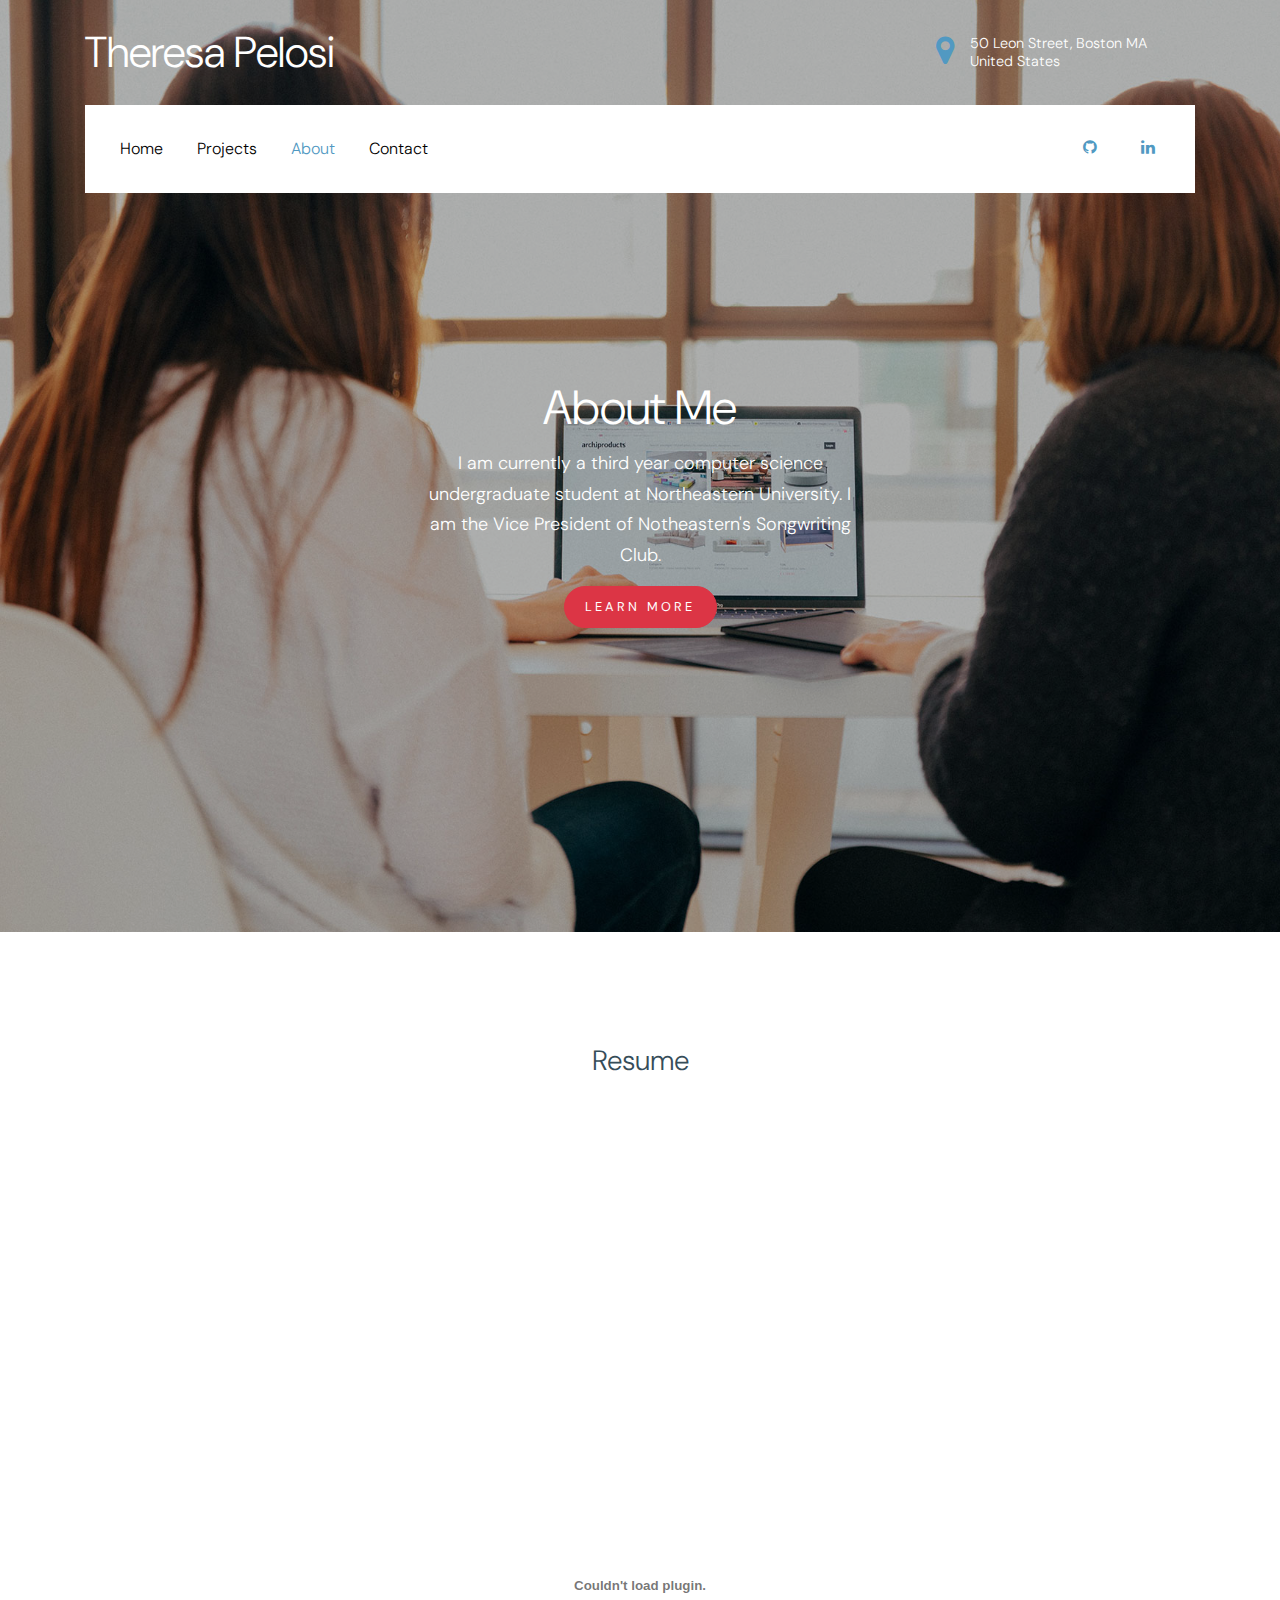
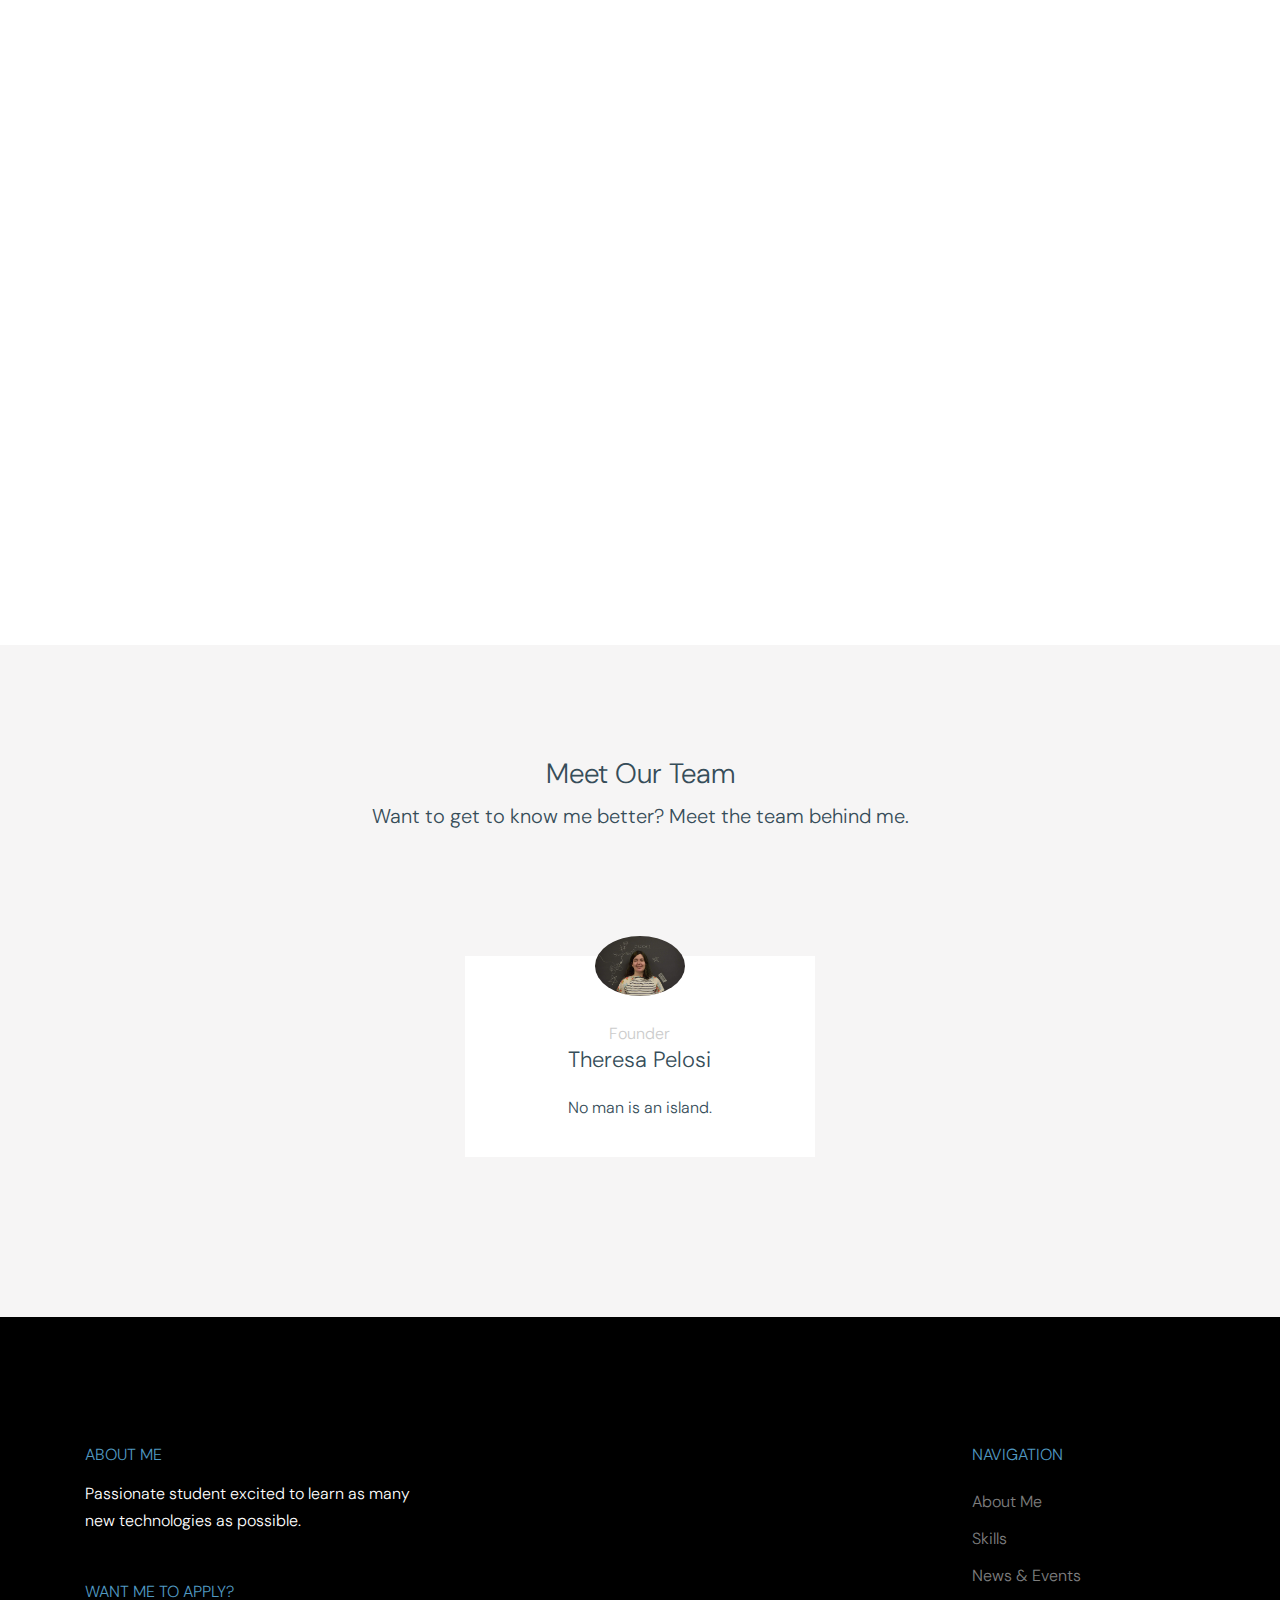
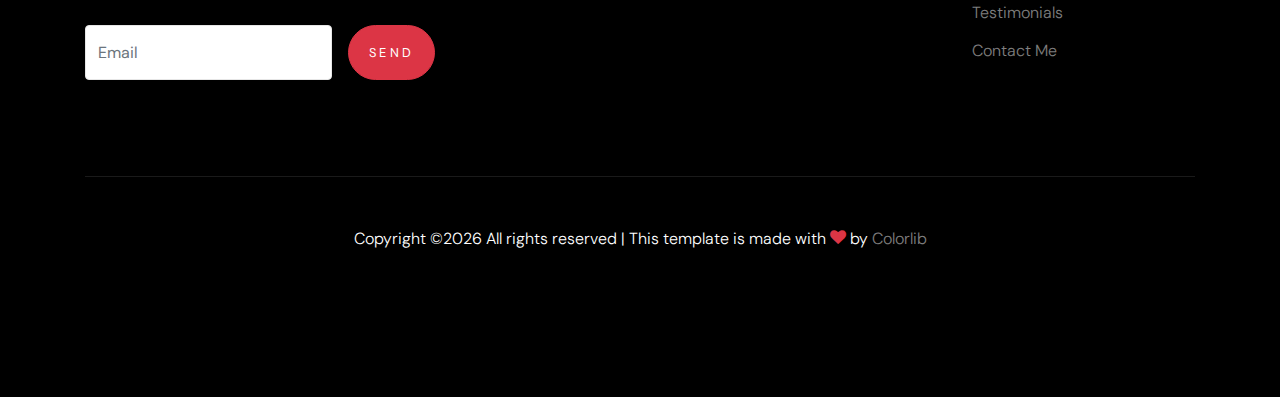
<file: about.html>
<!doctype html>
<html lang="en">

  <head>
    <link rel="icon" href="images/favicon.png">
    <style>
      .makeBlue{
        color: #5199c2 !important;
      }
      .makeBlue:hover{
        color: #45799d !important;
      }
      .rotate180 {
        -webkit-transform:rotate(180deg);
        -moz-transform: rotate(180deg);
        -ms-transform: rotate(180deg);
        -o-transform: rotate(180deg);
        transform: rotate(180deg);
      }
    </style>
    <title>Theresa &mdash; Software Engineer</title>
    <meta charset="utf-8">
    <meta name="viewport" content="width=device-width, initial-scale=1, shrink-to-fit=no">

    <link href="https://fonts.googleapis.com/css?family=DM+Sans:300,400,700&display=swap" rel="stylesheet">

    <link rel="stylesheet" href="fonts/icomoon/style.css">

    <link rel="stylesheet" href="css/bootstrap.min.css">
    <link rel="stylesheet" href="css/bootstrap-datepicker.css">
    <link rel="stylesheet" href="css/jquery.fancybox.min.css">
    <link rel="stylesheet" href="css/owl.carousel.min.css">
    <link rel="stylesheet" href="css/owl.theme.default.min.css">
    <link rel="stylesheet" href="fonts/flaticon/font/flaticon.css">
    <link rel="stylesheet" href="css/aos.css">

    <!-- MAIN CSS -->
    <link rel="stylesheet" href="css/style.css">

  </head>

  <body data-spy="scroll" data-target=".site-navbar-target" data-offset="300">

    
    <div class="site-wrap" id="home-section">

      <div class="site-mobile-menu site-navbar-target">
        <div class="site-mobile-menu-header">
          <div class="site-mobile-menu-close mt-3">
            <span class="icon-close2 js-menu-toggle"></span>
          </div>
        </div>
        <div class="site-mobile-menu-body"></div>
      </div>



      <header class="site-navbar site-navbar-target" role="banner">

        <div class="container mb-3">
          <div class="d-flex align-items-center">
            <div class="site-logo mr-auto">
              <a href="index.html">Theresa Pelosi<span class="text-primary"></span></a>
            </div>
            <div class="site-quick-contact d-none d-lg-flex ml-auto ">
              <div class="d-flex site-info align-items-center mr-5">
                <span class="block-icon mr-3"><span class="icon-map-marker"></span></span>
                <span>50 Leon Street, Boston MA<br> United States</span>
              </div>
            </div>
          </div>
        </div>


        <div class="container">
          <div class="menu-wrap d-flex align-items-center">
            <span class="d-inline-block d-lg-none"><a href="#" class="text-black site-menu-toggle js-menu-toggle py-5"><span class="icon-menu h3 text-black"></span></a></span>

              

              <nav class="site-navigation text-left mr-auto d-none d-lg-block" role="navigation">
                <ul class="site-menu main-menu js-clone-nav mr-auto ">
                  <li><a href="index.html" class="nav-link">Home</a></li>
                  <li><a href="projects.html" class="nav-link">Projects</a></li>
                  <li class="active"><a href="about.html" class="nav-link">About</a></li>
                  <li><a href="contact.html" class="nav-link">Contact</a></li>
                </ul>
              </nav>

              <div class="top-social ml-auto">
                <a href="https://github.com/TheresaPelosi"><span class="icon-github makeBlue"></span></a>
                <a href="https://www.linkedin.com/in/theresa-pelosi/"><span class="icon-linkedin makeBlue"></span></a>
              </div>
          </div>
        </div>

       

      </header>


    

    <div class="ftco-blocks-cover-1">
      <div class="site-section-cover overlay" data-stellar-background-ratio="0.5" style="background-image: url('images/hero_1.jpg')">
        <div class="container">
          <div class="row align-items-center justify-content-center text-center">
            <div class="col-md-5 mt-5 pt-5">
              <h1 class="mb-3">About Me</h1>
              <p>I am currently a third year computer science undergraduate student at Northeastern University. I am the Vice President of Notheastern's Songwriting Club.</p>
              <p><a href="#resume" class="btn btn-primary">Learn More</a></p>
            </div>
          </div>
        </div>
      </div>
    </div>


   



    <div class="site-section bg-gray-6">
      <div class="container">
        <div class="row justify-content-center text-center mb-5 section-2-title">
          <div id="resume" class="col-md-6">
            <h3 class="scissors text-center">Resume</h3>
          </div>
          <embed src="images/Theresa Pelosi.pdf" alt="" height="1000 !important" width="1000">
        </div>
      </div>
    </div>

    <div class="site-section bg-light">
      <div class="container">
        <div class="row justify-content-center text-center mb-5 section-2-title">
          <div class="col-md-6">
            <a id="Meet Team"></a>
            <h3 class="scissors text-center">Meet Our Team</h3>
            <p class="mb-5 lead">Want to get to know me better? Meet the team behind me.</p>
          </div>
        </div>
        <div class="row align-items-stretch">
          <div class="col-lg-4 col-md-6 mb-5"></div>
          <div class="col-lg-4 col-md-6 mb-5">
            <div class="post-entry-1 h-100 person-1">
                <img src="images/songwriting.JPG" alt="Image"
                 class="img-fluid">
              <div class="post-entry-1-contents">
                <span class="meta">Founder</span>
                <h2>Theresa Pelosi</h2>
                <p>No man is an island.</p>
              </div>
            </div>
          </div>
        </div>
      </div>
    </div>



    <footer class="site-footer">
      <div class="container">
        <div class="row">
          <div class="col-lg-4">
            <h2 class="footer-heading mb-3">About Me</h2>
                <p class="mb-5">Passionate student excited to learn as many new technologies as possible.</p>

                <h2 class="footer-heading mb-4">Want me to apply?</h2>
                <form action="https://formspree.io/xbjrregr" class="d-flex" class="subscribe">
                  <input type="text" name="_replyto" class="form-control mr-3" placeholder="Email">
                  <input type="submit" value="Send" class="btn btn-primary">
                </form>
          </div>
              <div class="col-lg-8 ml-auto">
            <div class="row">
              <div class="col-lg-4 ml-auto">
                <h2 class="footer-heading mb-4">Navigation</h2>
                <ul class="list-unstyled">
                  <li><a href="about.html">About Me</a></li>
                  <li><a href="index.html">Skills</a></li>
                  <li><a href="index.html">News & Events</a></li>
                  <li><a href="index.html">Testimonials</a></li>
                  <li><a href="contact.html">Contact Me</a></li>
                </ul>
              </div>



            </div>
          </div>
        </div>
        <div class="row pt-5 mt-5 text-center">
          <div class="col-md-12">
            <div class="border-top pt-5">
              <p>
            <!-- Link back to Colorlib can't be removed. Template is licensed under CC BY 3.0. -->
            Copyright &copy;<script>document.write(new Date().getFullYear());</script> All rights reserved | This template is made with <i class="icon-heart text-danger" aria-hidden="true"></i> by <a href="https://colorlib.com" target="_blank" >Colorlib</a>
            <!-- Link back to Colorlib can't be removed. Template is licensed under CC BY 3.0. -->
            </p>
            </div>
          </div>
        </div>
      </div>
    </footer>

    </div>

    <script src="js/jquery-3.3.1.min.js"></script>
    <script src="js/jquery-migrate-3.0.0.js"></script>
    <script src="js/popper.min.js"></script>
    <script src="js/bootstrap.min.js"></script>
    <script src="js/owl.carousel.min.js"></script>
    <script src="js/jquery.sticky.js"></script>
    <script src="js/jquery.waypoints.min.js"></script>
    <script src="js/jquery.animateNumber.min.js"></script>
    <script src="js/jquery.fancybox.min.js"></script>
    <script src="js/jquery.stellar.min.js"></script>
    <script src="js/jquery.easing.1.3.js"></script>
    <script src="js/bootstrap-datepicker.min.js"></script>
    <script src="js/aos.js"></script>

    <script src="js/main.js"></script>

  </body>

</html>
</file>
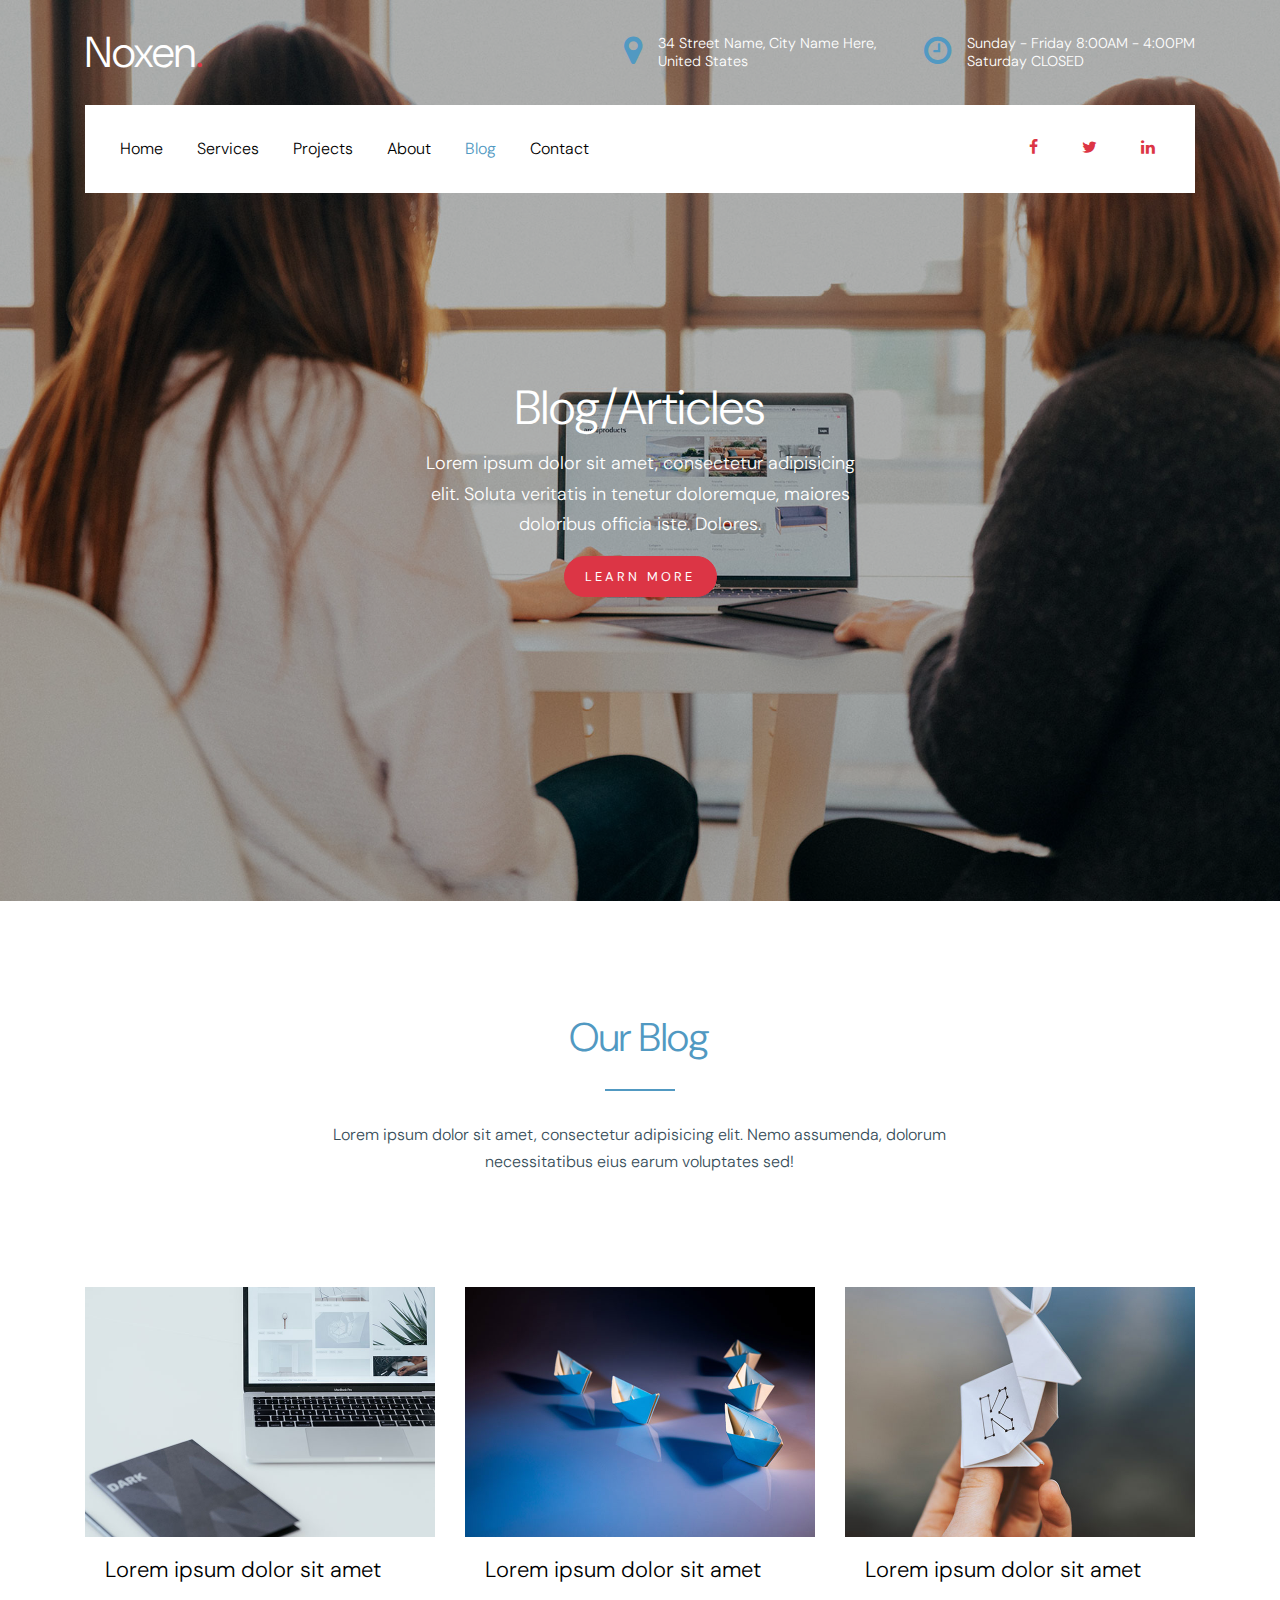
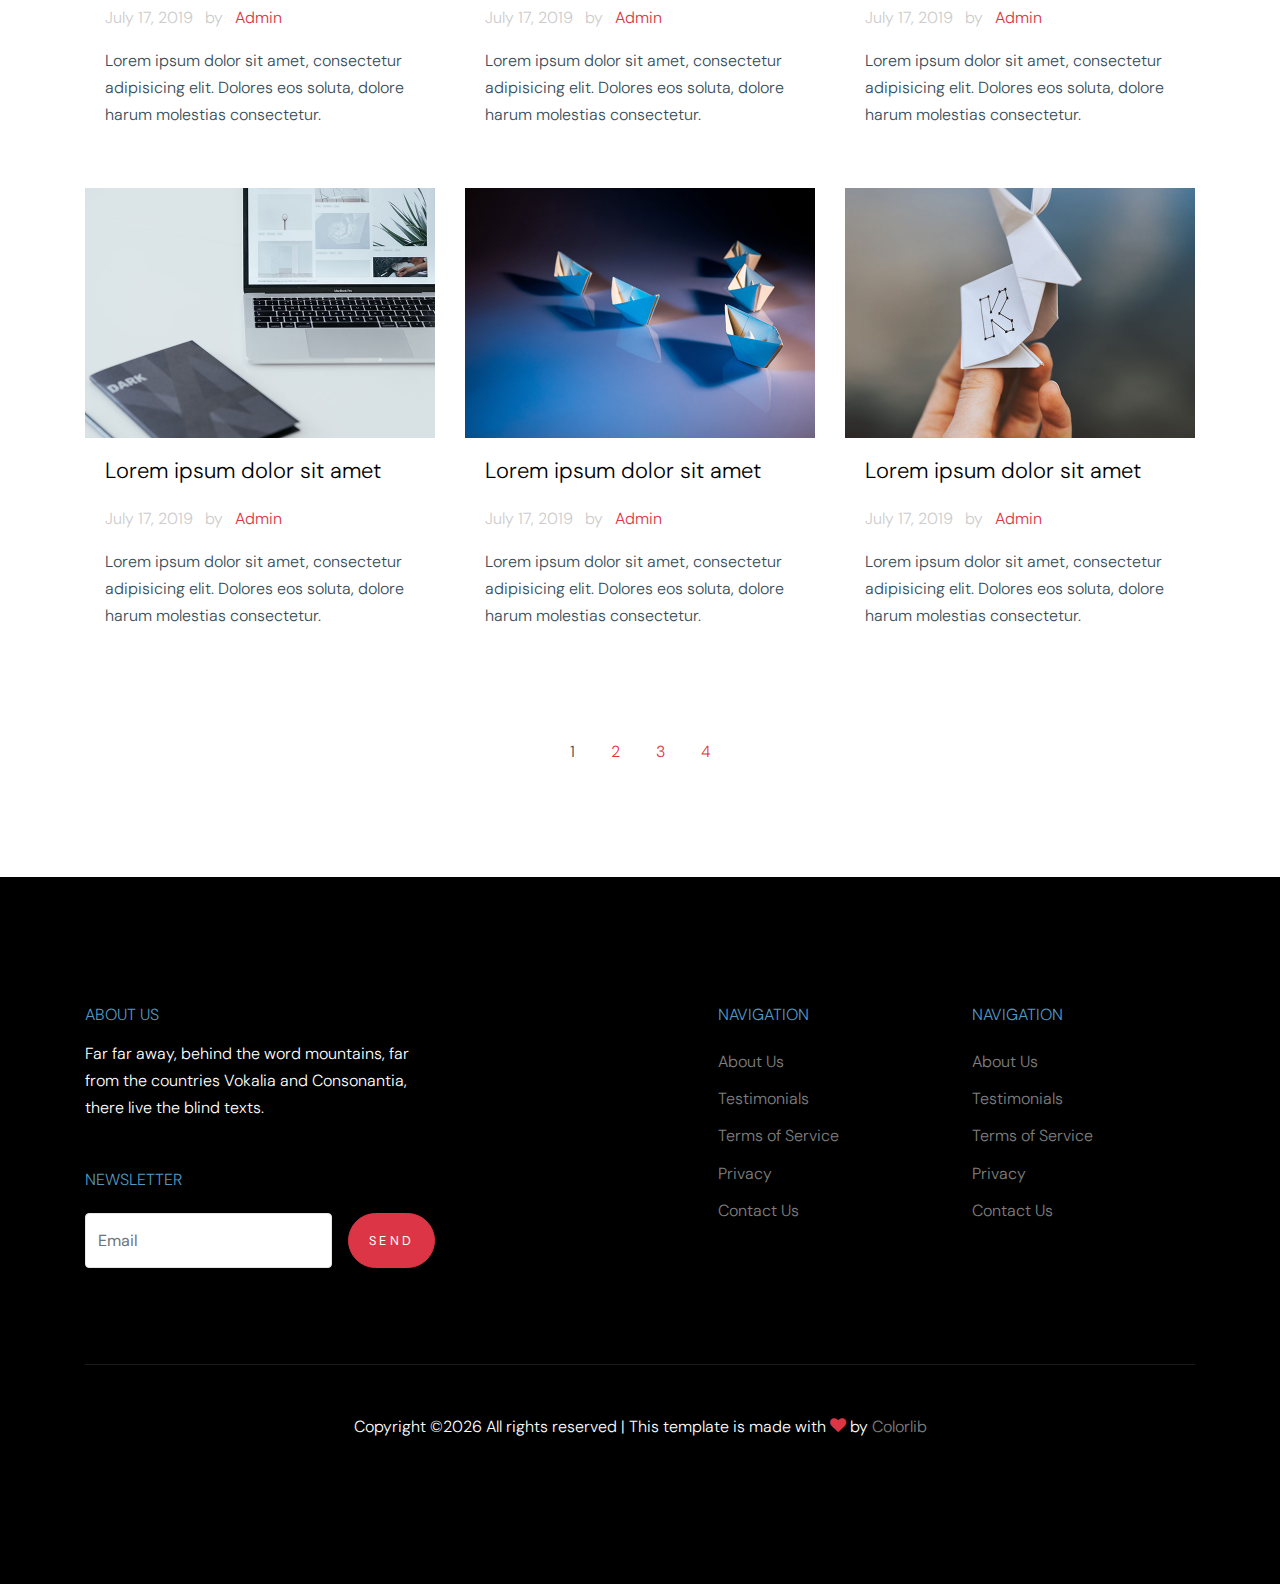
<file: blog.html>
<!doctype html>
<html lang="en">

  <head>
    <title>Noxen &mdash; Website Template by Colorlib</title>
    <meta charset="utf-8">
    <meta name="viewport" content="width=device-width, initial-scale=1, shrink-to-fit=no">

    <link href="https://fonts.googleapis.com/css?family=DM+Sans:300,400,700&display=swap" rel="stylesheet">

    <link rel="stylesheet" href="fonts/icomoon/style.css">

    <link rel="stylesheet" href="css/bootstrap.min.css">
    <link rel="stylesheet" href="css/bootstrap-datepicker.css">
    <link rel="stylesheet" href="css/jquery.fancybox.min.css">
    <link rel="stylesheet" href="css/owl.carousel.min.css">
    <link rel="stylesheet" href="css/owl.theme.default.min.css">
    <link rel="stylesheet" href="fonts/flaticon/font/flaticon.css">
    <link rel="stylesheet" href="css/aos.css">

    <!-- MAIN CSS -->
    <link rel="stylesheet" href="css/style.css">

  </head>

  <body data-spy="scroll" data-target=".site-navbar-target" data-offset="300">

    
    <div class="site-wrap" id="home-section">

      <div class="site-mobile-menu site-navbar-target">
        <div class="site-mobile-menu-header">
          <div class="site-mobile-menu-close mt-3">
            <span class="icon-close2 js-menu-toggle"></span>
          </div>
        </div>
        <div class="site-mobile-menu-body"></div>
      </div>



      <header class="site-navbar site-navbar-target" role="banner">

        <div class="container mb-3">
          <div class="d-flex align-items-center">
            <div class="site-logo mr-auto">
              <a href="index.html">Noxen<span class="text-primary">.</span></a>
            </div>
            <div class="site-quick-contact d-none d-lg-flex ml-auto ">
              <div class="d-flex site-info align-items-center mr-5">
                <span class="block-icon mr-3"><span class="icon-map-marker"></span></span>
                <span>34 Street Name, City Name Here, <br> United States</span>
              </div>
              <div class="d-flex site-info align-items-center">
                <span class="block-icon mr-3"><span class="icon-clock-o"></span></span>
                <span>Sunday - Friday 8:00AM - 4:00PM <br> Saturday CLOSED</span>
              </div>
              
            </div>
          </div>
        </div>


        <div class="container">
          <div class="menu-wrap d-flex align-items-center">
            <span class="d-inline-block d-lg-none"><a href="#" class="text-black site-menu-toggle js-menu-toggle py-5"><span class="icon-menu h3 text-black"></span></a></span>

              

              <nav class="site-navigation text-left mr-auto d-none d-lg-block" role="navigation">
                <ul class="site-menu main-menu js-clone-nav mr-auto ">
                  <li><a href="index.html" class="nav-link">Home</a></li>
                  <li><a href="services.html" class="nav-link">Services</a></li>
                  <li><a href="projects.html" class="nav-link">Projects</a></li>
                  <li><a href="about.html" class="nav-link">About</a></li>
                  <li class="active"><a href="blog.html" class="nav-link">Blog</a></li>
                  <li><a href="contact.html" class="nav-link">Contact</a></li>
                </ul>
              </nav>

              <div class="top-social ml-auto">
                <a href="#"><span class="icon-facebook"></span></a>
                <a href="#"><span class="icon-twitter"></span></a>
                <a href="#"><span class="icon-linkedin"></span></a>
              </div>
          </div>
        </div>

       

      </header>

    

    <div class="ftco-blocks-cover-1">
      <div class="site-section-cover overlay" data-stellar-background-ratio="0.5" style="background-image: url('images/hero_1.jpg')">
        <div class="container">
          <div class="row align-items-center justify-content-center text-center">
            <div class="col-md-5 mt-5 pt-5">
              <h1 class="mb-3">Blog/Articles</h1>
              <p>Lorem ipsum dolor sit amet, consectetur adipisicing elit. Soluta veritatis in tenetur doloremque, maiores doloribus officia iste. Dolores.</p>
              <p><a href="#" class="btn btn-primary">Learn More</a></p>
            </div>
          </div>
        </div>
      </div>
    </div>


    <div class="site-section bg-white">
      <div class="container">
        <div class="row justify-content-center text-center mb-5">
          <div class="col-7 text-center mb-5">
            <h2 class="section-heading text-center">Our Blog</h2>
            <p>Lorem ipsum dolor sit amet, consectetur adipisicing elit. Nemo assumenda, dolorum necessitatibus eius earum voluptates sed!</p>
          </div>
        </div>

        <div class="row">
          <div class="col-lg-4 col-md-6 mb-4">
            <div class="post-entry-1 h-100">
              <a href="single.html">
                <img src="images/img_1.jpg" alt="Image"
                 class="img-fluid">
              </a>
              <div class="post-entry-1-contents">
                
                <h2><a href="single.html">Lorem ipsum dolor sit amet</a></h2>
                <span class="meta d-inline-block mb-3">July 17, 2019 <span class="mx-2">by</span> <a href="#">Admin</a></span>
                <p>Lorem ipsum dolor sit amet, consectetur adipisicing elit. Dolores eos soluta, dolore harum molestias consectetur.</p>
              </div>
            </div>
          </div>
          <div class="col-lg-4 col-md-6 mb-4">
            <div class="post-entry-1 h-100">
              <a href="single.html">
                <img src="images/img_2.jpg" alt="Image"
                 class="img-fluid">
              </a>
              <div class="post-entry-1-contents">
                
                <h2><a href="single.html">Lorem ipsum dolor sit amet</a></h2>
                <span class="meta d-inline-block mb-3">July 17, 2019 <span class="mx-2">by</span> <a href="#">Admin</a></span>
                <p>Lorem ipsum dolor sit amet, consectetur adipisicing elit. Dolores eos soluta, dolore harum molestias consectetur.</p>
              </div>
            </div>
          </div>

          <div class="col-lg-4 col-md-6 mb-4">
            <div class="post-entry-1 h-100">
              <a href="single.html">
                <img src="images/img_3.jpg" alt="Image"
                 class="img-fluid">
              </a>
              <div class="post-entry-1-contents">
                
                <h2><a href="single.html">Lorem ipsum dolor sit amet</a></h2>
                <span class="meta d-inline-block mb-3">July 17, 2019 <span class="mx-2">by</span> <a href="#">Admin</a></span>
                <p>Lorem ipsum dolor sit amet, consectetur adipisicing elit. Dolores eos soluta, dolore harum molestias consectetur.</p>
              </div>
            </div>
          </div>


          <div class="col-lg-4 col-md-6 mb-4">
            <div class="post-entry-1 h-100">
              <a href="single.html">
                <img src="images/img_1.jpg" alt="Image"
                 class="img-fluid">
              </a>
              <div class="post-entry-1-contents">
                
                <h2><a href="single.html">Lorem ipsum dolor sit amet</a></h2>
                <span class="meta d-inline-block mb-3">July 17, 2019 <span class="mx-2">by</span> <a href="#">Admin</a></span>
                <p>Lorem ipsum dolor sit amet, consectetur adipisicing elit. Dolores eos soluta, dolore harum molestias consectetur.</p>
              </div>
            </div>
          </div>
          <div class="col-lg-4 col-md-6 mb-4">
            <div class="post-entry-1 h-100">
              <a href="single.html">
                <img src="images/img_2.jpg" alt="Image"
                 class="img-fluid">
              </a>
              <div class="post-entry-1-contents">
                
                <h2><a href="single.html">Lorem ipsum dolor sit amet</a></h2>
                <span class="meta d-inline-block mb-3">July 17, 2019 <span class="mx-2">by</span> <a href="#">Admin</a></span>
                <p>Lorem ipsum dolor sit amet, consectetur adipisicing elit. Dolores eos soluta, dolore harum molestias consectetur.</p>
              </div>
            </div>
          </div>

          <div class="col-lg-4 col-md-6 mb-4">
            <div class="post-entry-1 h-100">
              <a href="single.html">
                <img src="images/img_3.jpg" alt="Image"
                 class="img-fluid">
              </a>
              <div class="post-entry-1-contents">
                
                <h2><a href="single.html">Lorem ipsum dolor sit amet</a></h2>
                <span class="meta d-inline-block mb-3">July 17, 2019 <span class="mx-2">by</span> <a href="#">Admin</a></span>
                <p>Lorem ipsum dolor sit amet, consectetur adipisicing elit. Dolores eos soluta, dolore harum molestias consectetur.</p>
              </div>
            </div>
          </div>

          <div class="col-12 mt-5 text-center">
            <span class="p-3">1</span>
            <a href="#" class="p-3">2</a>
            <a href="#" class="p-3">3</a>
            <a href="#" class="p-3">4</a>
          </div>
          
        </div>
      </div>
    </div>

    <footer class="site-footer">
      <div class="container">
        <div class="row">
          <div class="col-lg-4">
            <h2 class="footer-heading mb-3">About Us</h2>
                <p class="mb-5">Far far away, behind the word mountains, far from the countries Vokalia and Consonantia, there live the blind texts. </p>

                <h2 class="footer-heading mb-4">Newsletter</h2>
                <form action="#" class="d-flex" class="subscribe">
                  <input type="text" class="form-control mr-3" placeholder="Email">
                  <input type="submit" value="Send" class="btn btn-primary">
                </form>
          </div>
          <div class="col-lg-8 ml-auto">
            <div class="row">
              <div class="col-lg-4 ml-auto">
                <h2 class="footer-heading mb-4">Navigation</h2>
                <ul class="list-unstyled">
                  <li><a href="#">About Us</a></li>
                  <li><a href="#">Testimonials</a></li>
                  <li><a href="#">Terms of Service</a></li>
                  <li><a href="#">Privacy</a></li>
                  <li><a href="#">Contact Us</a></li>
                </ul>
              </div>
              <div class="col-lg-4">
                <h2 class="footer-heading mb-4">Navigation</h2>
                <ul class="list-unstyled">
                  <li><a href="#">About Us</a></li>
                  <li><a href="#">Testimonials</a></li>
                  <li><a href="#">Terms of Service</a></li>
                  <li><a href="#">Privacy</a></li>
                  <li><a href="#">Contact Us</a></li>
                </ul>
                
              </div>

              
              
            </div>
          </div>
        </div>
        <div class="row pt-5 mt-5 text-center">
          <div class="col-md-12">
            <div class="border-top pt-5">
              <p>
            <!-- Link back to Colorlib can't be removed. Template is licensed under CC BY 3.0. -->
            Copyright &copy;<script>document.write(new Date().getFullYear());</script> All rights reserved | This template is made with <i class="icon-heart text-danger" aria-hidden="true"></i> by <a href="https://colorlib.com" target="_blank" >Colorlib</a>
            <!-- Link back to Colorlib can't be removed. Template is licensed under CC BY 3.0. -->
            </p>
            </div>
          </div>

        </div>
      </div>
    </footer>

    </div>

    <script src="js/jquery-3.3.1.min.js"></script>
    <script src="js/jquery-migrate-3.0.0.js"></script>
    <script src="js/popper.min.js"></script>
    <script src="js/bootstrap.min.js"></script>
    <script src="js/owl.carousel.min.js"></script>
    <script src="js/jquery.sticky.js"></script>
    <script src="js/jquery.waypoints.min.js"></script>
    <script src="js/jquery.animateNumber.min.js"></script>
    <script src="js/jquery.fancybox.min.js"></script>
    <script src="js/jquery.stellar.min.js"></script>
    <script src="js/jquery.easing.1.3.js"></script>
    <script src="js/bootstrap-datepicker.min.js"></script>
    <script src="js/aos.js"></script>

    <script src="js/main.js"></script>

  </body>

</html>
</file>
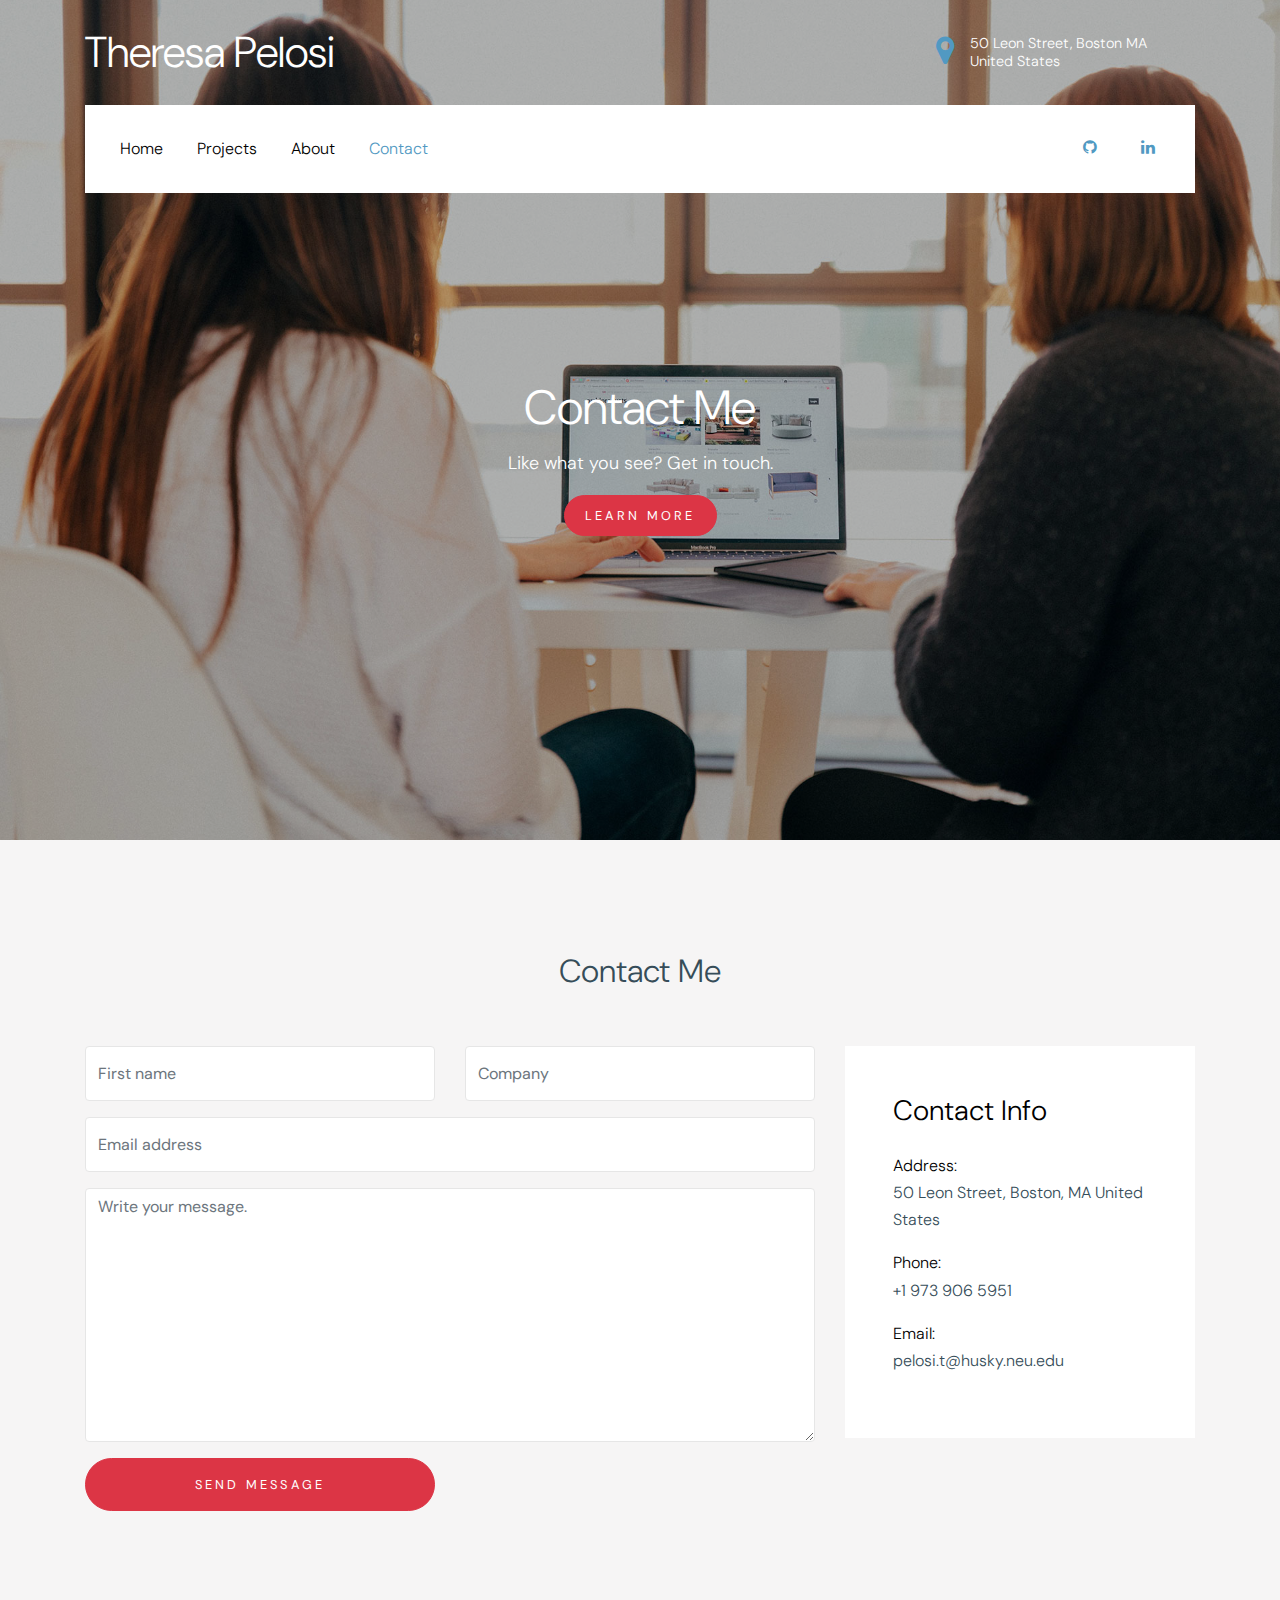
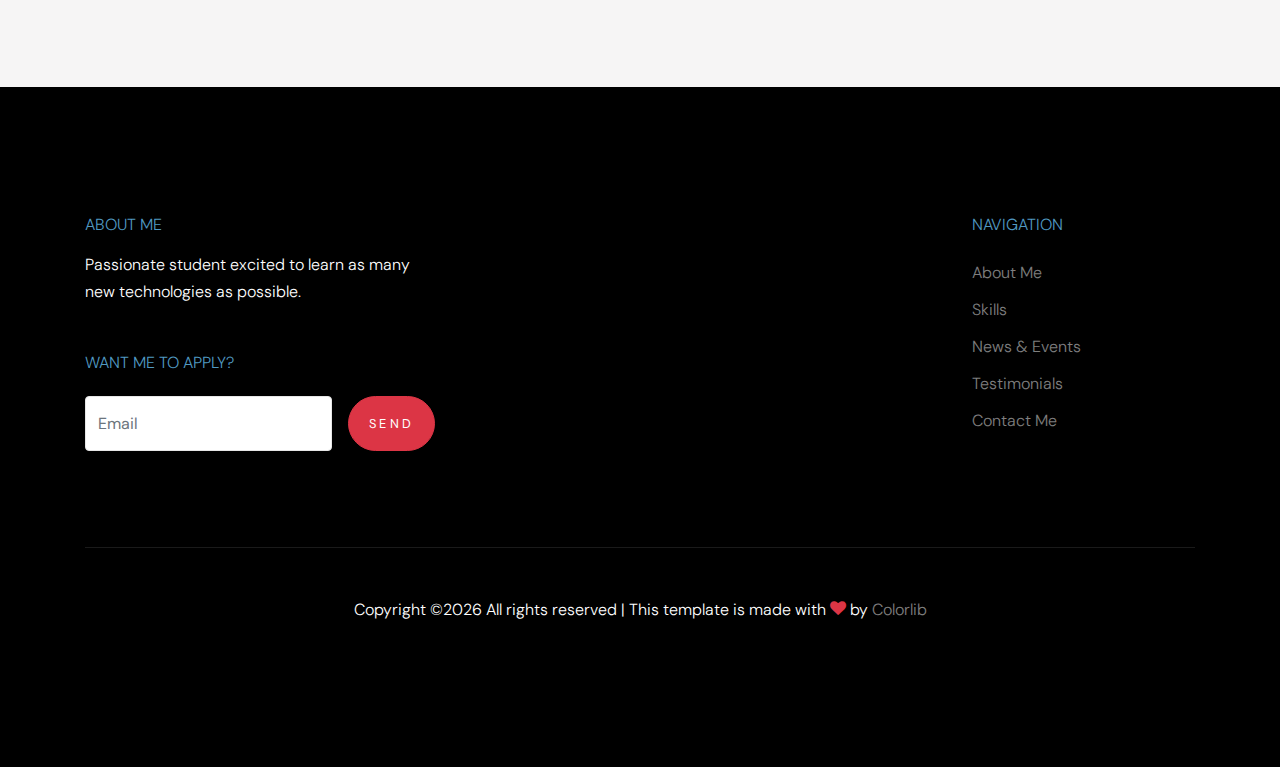
<file: contact.html>
<!doctype html>
<html lang="en">

  <head>
    <link rel="icon" href="images/favicon.png">
    <style>
      .makeBlue{
        color: #5199c2 !important;
      }
      .makeBlue:hover{
        color: #45799d !important;
      }
      .rotate180 {
        -webkit-transform:rotate(180deg);
        -moz-transform: rotate(180deg);
        -ms-transform: rotate(180deg);
        -o-transform: rotate(180deg);
        transform: rotate(180deg);
      }
    </style>
    <title>Theresa &mdash; Software Engineer</title>
    <meta charset="utf-8">
    <meta name="viewport" content="width=device-width, initial-scale=1, shrink-to-fit=no">

    <link href="https://fonts.googleapis.com/css?family=DM+Sans:300,400,700&display=swap" rel="stylesheet">

    <link rel="stylesheet" href="fonts/icomoon/style.css">

    <link rel="stylesheet" href="css/bootstrap.min.css">
    <link rel="stylesheet" href="css/bootstrap-datepicker.css">
    <link rel="stylesheet" href="css/jquery.fancybox.min.css">
    <link rel="stylesheet" href="css/owl.carousel.min.css">
    <link rel="stylesheet" href="css/owl.theme.default.min.css">
    <link rel="stylesheet" href="fonts/flaticon/font/flaticon.css">
    <link rel="stylesheet" href="css/aos.css">

    <!-- MAIN CSS -->
    <link rel="stylesheet" href="css/style.css">

  </head>

  <body data-spy="scroll" data-target=".site-navbar-target" data-offset="300">

    
    <div class="site-wrap" id="home-section">

      <div class="site-mobile-menu site-navbar-target">
        <div class="site-mobile-menu-header">
          <div class="site-mobile-menu-close mt-3">
            <span class="icon-close2 js-menu-toggle"></span>
          </div>
        </div>
        <div class="site-mobile-menu-body"></div>
      </div>



      <header class="site-navbar site-navbar-target" role="banner">

        <div class="container mb-3">
          <div class="d-flex align-items-center">
            <div class="site-logo mr-auto">
              <a href="index.html">Theresa Pelosi<span class="text-primary"></span></a>
            </div>
            <div class="site-quick-contact d-none d-lg-flex ml-auto ">
              <div class="d-flex site-info align-items-center mr-5">
                <span class="block-icon mr-3"><span class="icon-map-marker"></span></span>
                <span>50 Leon Street, Boston MA<br> United States</span>
              </div>
            </div>
          </div>
        </div>


        <div class="container">
          <div class="menu-wrap d-flex align-items-center">
            <span class="d-inline-block d-lg-none"><a href="#" class="text-black site-menu-toggle js-menu-toggle py-5"><span class="icon-menu h3 text-black"></span></a></span>

              

              <nav class="site-navigation text-left mr-auto d-none d-lg-block" role="navigation">
                <ul class="site-menu main-menu js-clone-nav mr-auto ">
                  <li><a href="index.html" class="nav-link">Home</a></li>
                  <li><a href="projects.html" class="nav-link">Projects</a></li>
                  <li><a href="about.html" class="nav-link">About</a></li>
                  <li class="active"><a href="contact.html" class="nav-link">Contact</a></li>
                </ul>
              </nav>

              <div class="top-social ml-auto">
                <a href="https://github.com/TheresaPelosi"><span class="icon-github makeBlue"></span></a>
                <a href="https://www.linkedin.com/in/theresa-pelosi/"><span class="icon-linkedin makeBlue"></span></a>
              </div>
          </div>
        </div>

       

      </header>


    

    <div class="ftco-blocks-cover-1">
      <div class="site-section-cover overlay" data-stellar-background-ratio="0.5" style="background-image: url('images/hero_1.jpg')">
        <div class="container">
          <div class="row align-items-center justify-content-center text-center">
            <div class="col-md-5 mt-5 pt-5">
              <h1 class="mb-3">Contact Me</h1>
              <p>Like what you see? Get in touch.</p>
              <p><a href="#contact-section" class="btn btn-primary">Learn More</a></p>
            </div>
          </div>
        </div>
      </div>
    </div>


    <div class="site-section bg-light" id="contact-section">
      <div class="container">
        <div class="row justify-content-center text-center">
        <div class="col-7 text-center mb-5">
          <h2>Contact Me</h2>
          </div>
      </div>
        <div class="row">
          <div class="col-lg-8 mb-5" >
            <form action="https://formspree.io/xbjrregr" method="post">
              <div class="form-group row">
                <div class="col-md-6 mb-4 mb-lg-0">
                  <input type="text" name="name" class="form-control" placeholder="First name">
                </div>
                <div class="col-md-6">
                  <input type="text" name="company" class="form-control" placeholder="Company">
                </div>
              </div>

              <div class="form-group row">
                <div class="col-md-12">
                  <input type="text" name="_replyto" class="form-control" placeholder="Email address">
                </div>
              </div>

              <div class="form-group row">
                <div class="col-md-12">
                  <textarea name="body" class="form-control" placeholder="Write your message." cols="30" rows="10"></textarea>
                </div>
              </div>
              <div class="form-group row">
                <div class="col-md-6 mr-auto">
                  <input type="submit" class="btn btn-block btn-primary text-white py-3 px-5" value="Send Message">
                </div>
              </div>
            </form>
          </div>
          <div class="col-lg-4 ml-auto">
            <div class="bg-white p-3 p-md-5">
              <h3 class="text-black mb-4">Contact Info</h3>
              <ul class="list-unstyled footer-link">
                <li class="d-block mb-3">
                  <span class="d-block text-black">Address:</span>
                  <span>50 Leon Street, Boston, MA United States</span></li>
                <li class="d-block mb-3"><span class="d-block text-black">Phone:</span><span>+1 973 906 5951</span></li>
                <li class="d-block mb-3"><span class="d-block text-black">Email:</span><span>pelosi.t@husky.neu.edu</span></li>
              </ul>
            </div>
          </div>
        </div>
      </div>
    </div>

    <footer class="site-footer">
      <div class="container">
        <div class="row">
          <div class="col-lg-4">
            <h2 class="footer-heading mb-3">About Me</h2>
                <p class="mb-5">Passionate student excited to learn as many new technologies as possible.</p>

                <h2 class="footer-heading mb-4">Want me to apply?</h2>
                <form action="https://formspree.io/xbjrregr" class="d-flex" class="subscribe">
                  <input type="text" name="_replyto" class="form-control mr-3" placeholder="Email">
                  <input type="submit" value="Send" class="btn btn-primary">
                </form>
          </div>
              <div class="col-lg-8 ml-auto">
            <div class="row">
              <div class="col-lg-4 ml-auto">
                <h2 class="footer-heading mb-4">Navigation</h2>
                <ul class="list-unstyled">
                  <li><a href="about.html">About Me</a></li>
                  <li><a href="index.html">Skills</a></li>
                  <li><a href="index.html">News & Events</a></li>
                  <li><a href="index.html">Testimonials</a></li>
                  <li><a href="contact.html">Contact Me</a></li>
                </ul>
              </div>



            </div>
          </div>
        </div>
        <div class="row pt-5 mt-5 text-center">
          <div class="col-md-12">
            <div class="border-top pt-5">
              <p>
            <!-- Link back to Colorlib can't be removed. Template is licensed under CC BY 3.0. -->
            Copyright &copy;<script>document.write(new Date().getFullYear());</script> All rights reserved | This template is made with <i class="icon-heart text-danger" aria-hidden="true"></i> by <a href="https://colorlib.com" target="_blank" >Colorlib</a>
            <!-- Link back to Colorlib can't be removed. Template is licensed under CC BY 3.0. -->
            </p>
            </div>
          </div>
        </div>
      </div>
    </footer>

    </div>

    <script src="js/jquery-3.3.1.min.js"></script>
    <script src="js/jquery-migrate-3.0.0.js"></script>
    <script src="js/popper.min.js"></script>
    <script src="js/bootstrap.min.js"></script>
    <script src="js/owl.carousel.min.js"></script>
    <script src="js/jquery.sticky.js"></script>
    <script src="js/jquery.waypoints.min.js"></script>
    <script src="js/jquery.animateNumber.min.js"></script>
    <script src="js/jquery.fancybox.min.js"></script>
    <script src="js/jquery.stellar.min.js"></script>
    <script src="js/jquery.easing.1.3.js"></script>
    <script src="js/bootstrap-datepicker.min.js"></script>
    <script src="js/aos.js"></script>

    <script src="js/main.js"></script>

  </body>

</html>
</file>
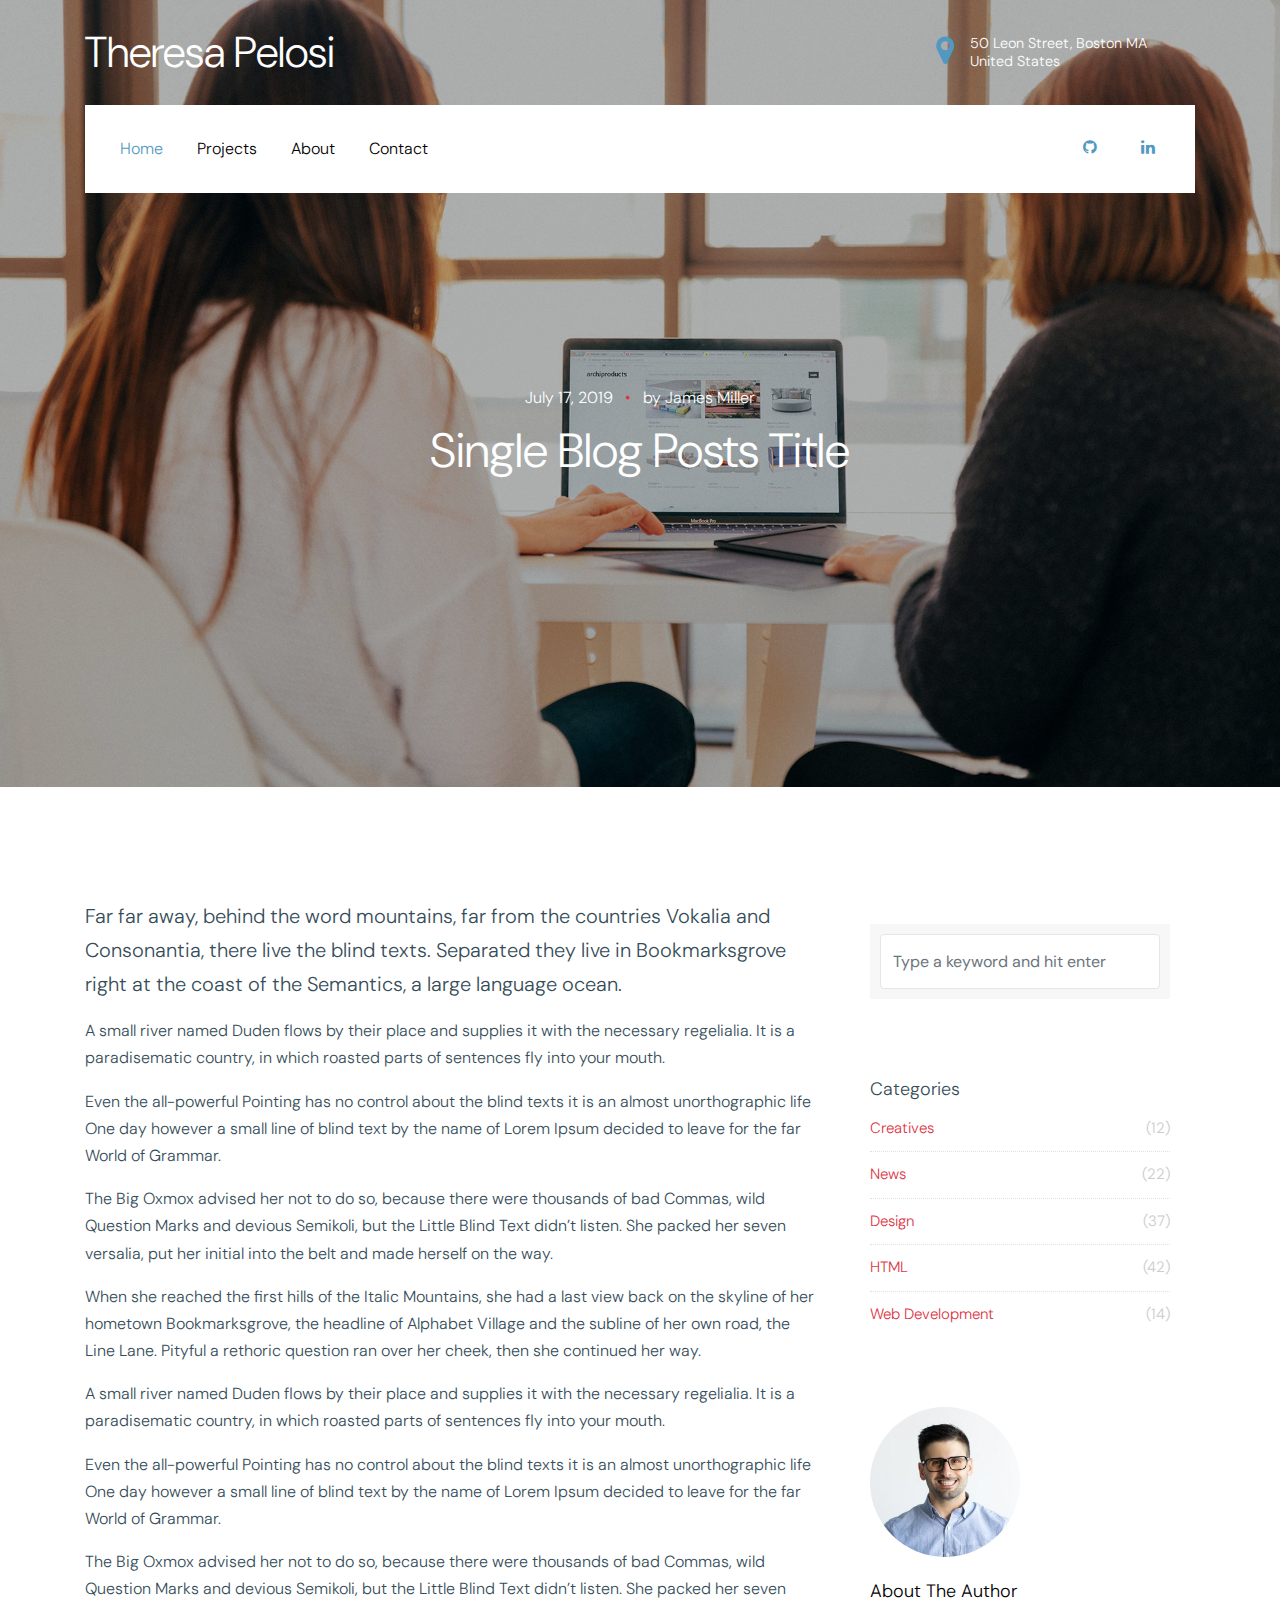
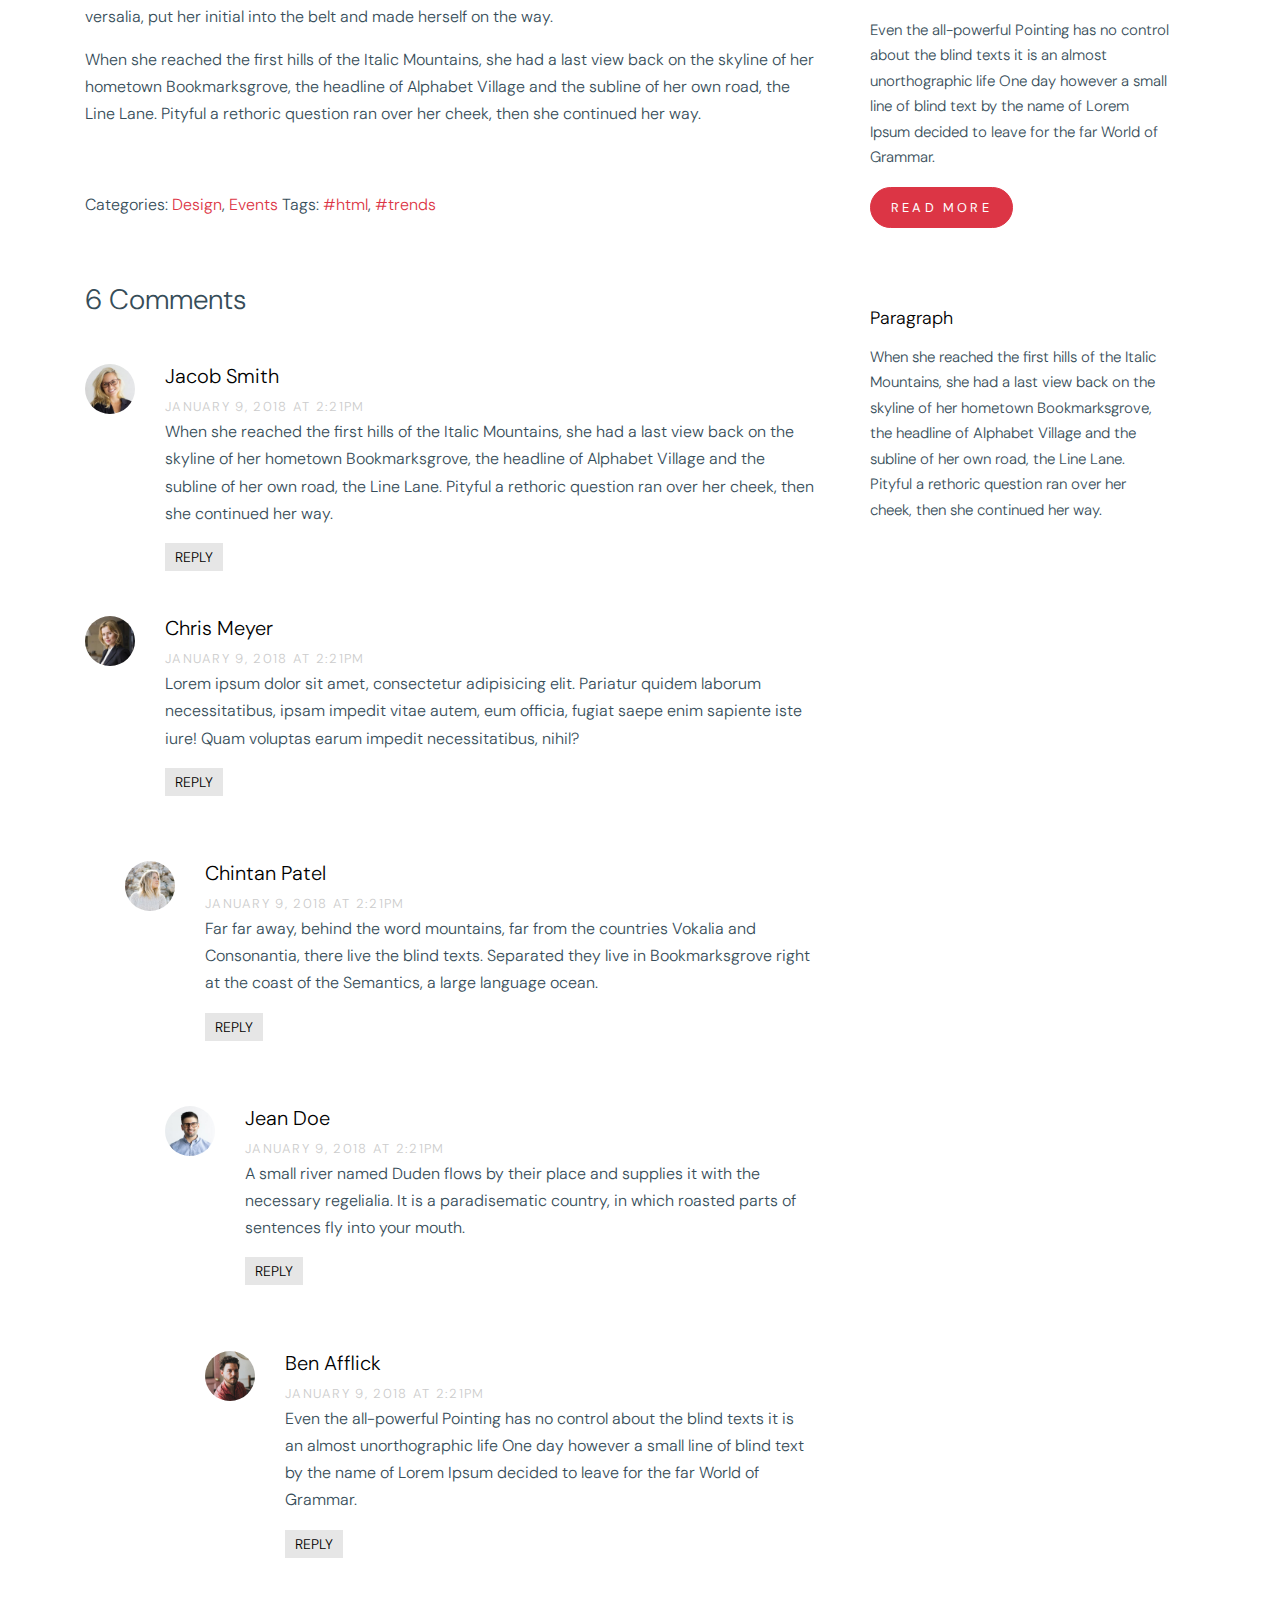
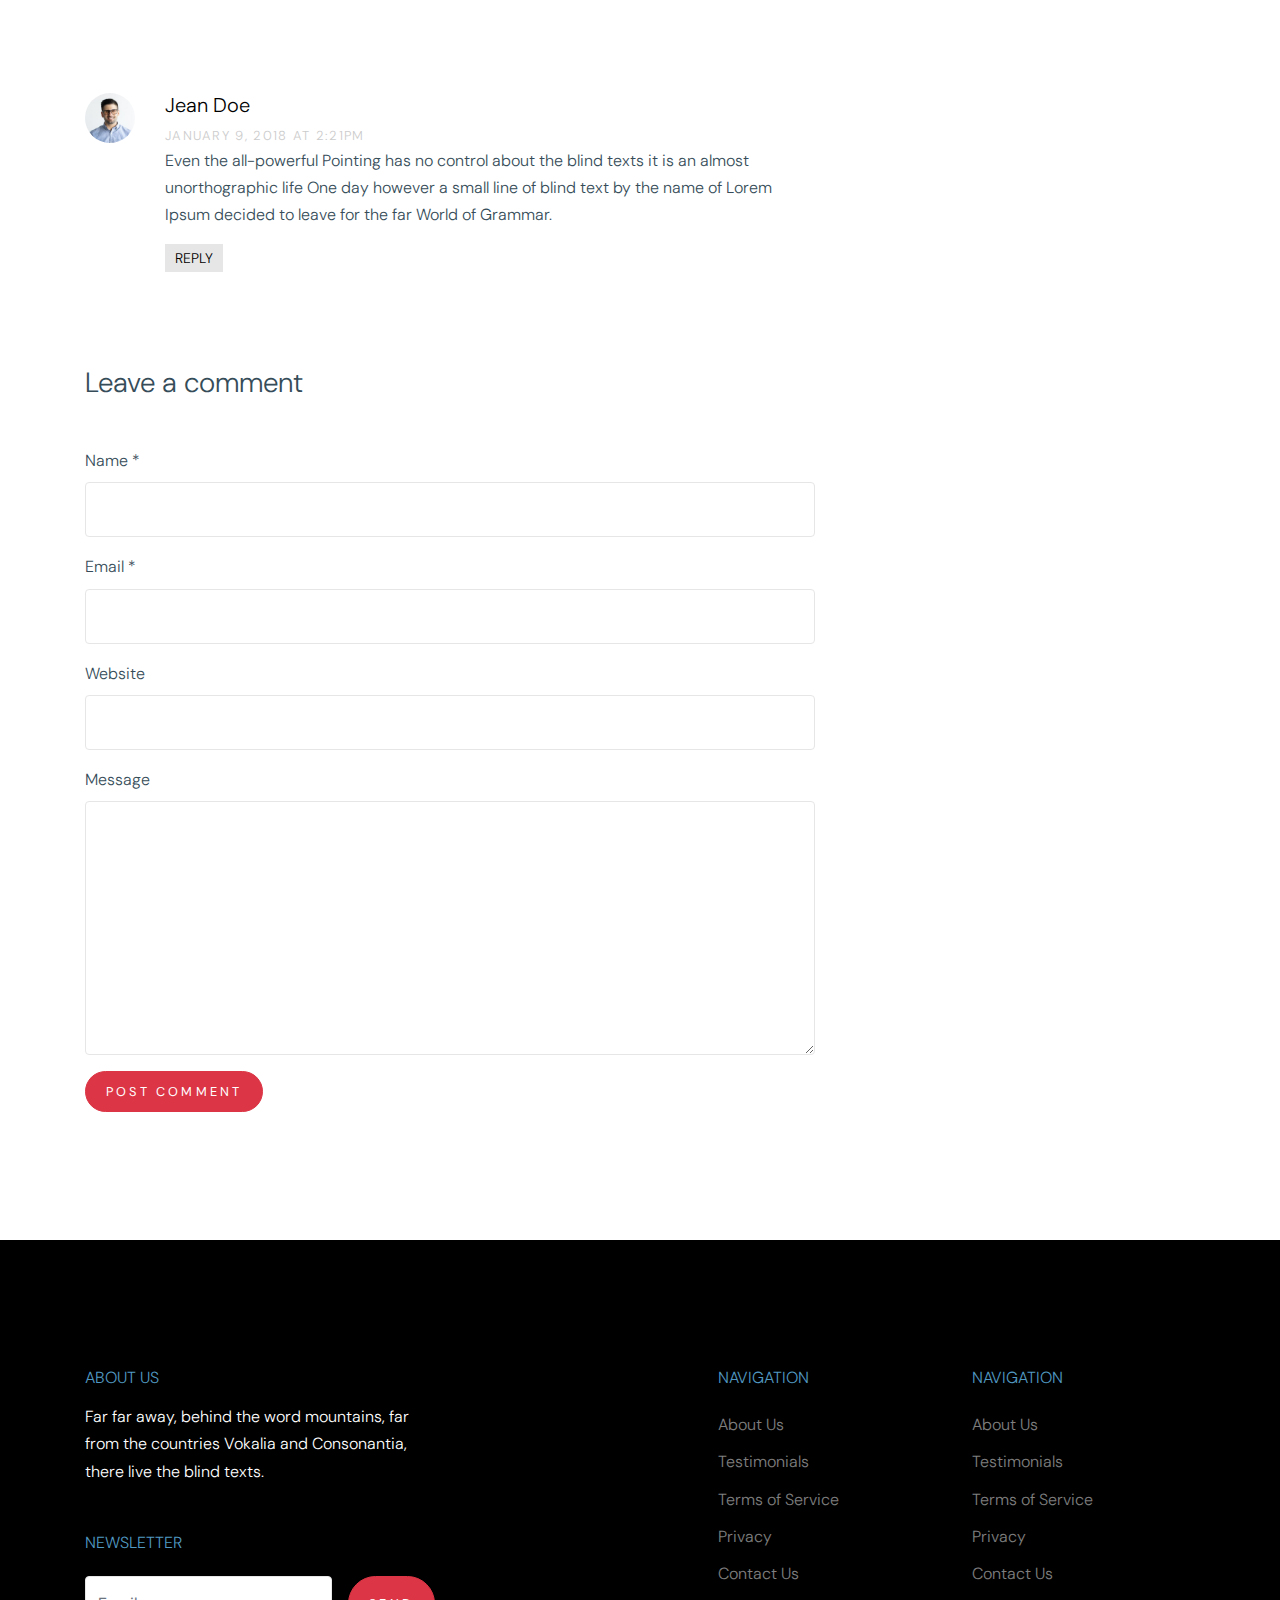
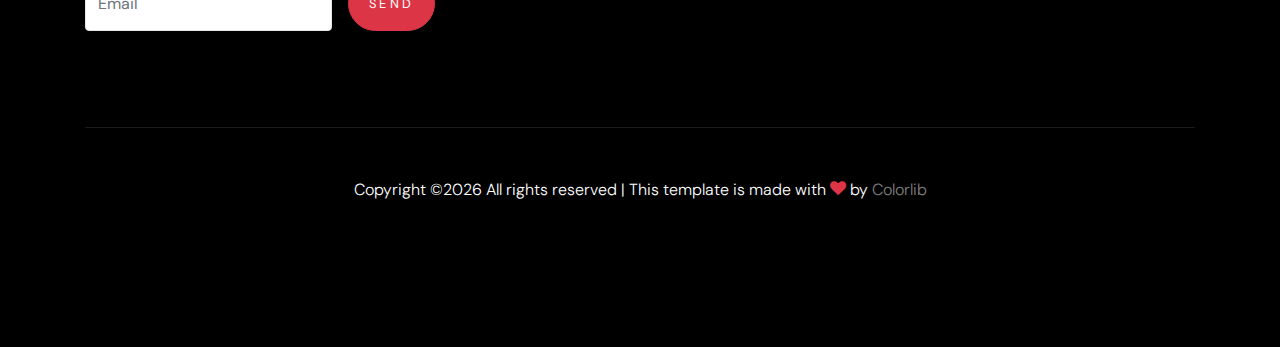
<file: single.html>
<!doctype html>
<html lang="en">

  <head>
    <link rel="icon" href="images/favicon.png">
    <style>
      .makeBlue{
        color: #5199c2 !important;
      }
      .makeBlue:hover{
        color: #45799d !important;
      }
      .rotate180 {
        -webkit-transform:rotate(180deg);
        -moz-transform: rotate(180deg);
        -ms-transform: rotate(180deg);
        -o-transform: rotate(180deg);
        transform: rotate(180deg);
      }
    </style>
    <title>Theresa &mdash; Software Engineer</title>
    <meta charset="utf-8">
    <meta name="viewport" content="width=device-width, initial-scale=1, shrink-to-fit=no">

    <link href="https://fonts.googleapis.com/css?family=DM+Sans:300,400,700&display=swap" rel="stylesheet">

    <link rel="stylesheet" href="fonts/icomoon/style.css">

    <link rel="stylesheet" href="css/bootstrap.min.css">
    <link rel="stylesheet" href="css/bootstrap-datepicker.css">
    <link rel="stylesheet" href="css/jquery.fancybox.min.css">
    <link rel="stylesheet" href="css/owl.carousel.min.css">
    <link rel="stylesheet" href="css/owl.theme.default.min.css">
    <link rel="stylesheet" href="fonts/flaticon/font/flaticon.css">
    <link rel="stylesheet" href="css/aos.css">

    <!-- MAIN CSS -->
    <link rel="stylesheet" href="css/style.css">

  </head>

  <body data-spy="scroll" data-target=".site-navbar-target" data-offset="300">

    
    <div class="site-wrap" id="home-section">

      <div class="site-mobile-menu site-navbar-target">
        <div class="site-mobile-menu-header">
          <div class="site-mobile-menu-close mt-3">
            <span class="icon-close2 js-menu-toggle"></span>
          </div>
        </div>
        <div class="site-mobile-menu-body"></div>
      </div>



      <header class="site-navbar site-navbar-target" role="banner">

        <div class="container mb-3">
          <div class="d-flex align-items-center">
            <div class="site-logo mr-auto">
              <a href="index.html">Theresa Pelosi<span class="text-primary"></span></a>
            </div>
            <div class="site-quick-contact d-none d-lg-flex ml-auto ">
              <div class="d-flex site-info align-items-center mr-5">
                <span class="block-icon mr-3"><span class="icon-map-marker"></span></span>
                <span>50 Leon Street, Boston MA<br> United States</span>
              </div>
            </div>
          </div>
        </div>


        <div class="container">
          <div class="menu-wrap d-flex align-items-center">
            <span class="d-inline-block d-lg-none"><a href="#" class="text-black site-menu-toggle js-menu-toggle py-5"><span class="icon-menu h3 text-black"></span></a></span>

              

              <nav class="site-navigation text-left mr-auto d-none d-lg-block" role="navigation">
                <ul class="site-menu main-menu js-clone-nav mr-auto ">
                  <li class="active"><a href="index.html" class="nav-link">Home</a></li>
                  <li><a href="projects.html" class="nav-link">Projects</a></li>
                  <li><a href="about.html" class="nav-link">About</a></li>
                  <li><a href="contact.html" class="nav-link">Contact</a></li>
                </ul>
              </nav>

              <div class="top-social ml-auto">
                <a href="https://github.com/TheresaPelosi"><span class="icon-github makeBlue"></span></a>
                <a href="https://www.linkedin.com/in/theresa-pelosi/"><span class="icon-linkedin makeBlue"></span></a>
              </div>
          </div>
        </div>

       

      </header>

    

    <div class="ftco-blocks-cover-1">
      <div class="site-section-cover overlay" data-stellar-background-ratio="0.5" style="background-image: url('images/hero_1.jpg')">
        <div class="container">
          <div class="row align-items-center justify-content-center text-center">

            <div class="col-md-5 mt-5 pt-5">
              <span class="d-block mb-3 text-white" data-aos="fade-up">July 17, 2019 <span class="mx-2 text-primary">&bullet;</span> by James Miller</span>
                <h1 class="mb-4" data-aos="fade-up" data-aos-delay="100">Single Blog Posts Title</h1>
            </div>
            
          </div>
        </div>
      </div>
    </div>


    <div class="site-section">
      <div class="container">
        <div class="row">
          <div class="col-md-8 blog-content">
            <p class="lead">Far far away, behind the word mountains, far from the countries Vokalia and Consonantia, there live the blind texts. Separated they live in Bookmarksgrove right at the coast of the Semantics, a large language ocean.</p>
            <p>A small river named Duden flows by their place and supplies it with the necessary regelialia. It is a paradisematic country, in which roasted parts of sentences fly into your mouth.</p>

            <blockquote><p>Even the all-powerful Pointing has no control about the blind texts it is an almost unorthographic life One day however a small line of blind text by the name of Lorem Ipsum decided to leave for the far World of Grammar.</p></blockquote>

            <p>The Big Oxmox advised her not to do so, because there were thousands of bad Commas, wild Question Marks and devious Semikoli, but the Little Blind Text didn’t listen. She packed her seven versalia, put her initial into the belt and made herself on the way.</p>

            <p>When she reached the first hills of the Italic Mountains, she had a last view back on the skyline of her hometown Bookmarksgrove, the headline of Alphabet Village and the subline of her own road, the Line Lane. Pityful a rethoric question ran over her cheek, then she continued her way.</p>

            <p>A small river named Duden flows by their place and supplies it with the necessary regelialia. It is a paradisematic country, in which roasted parts of sentences fly into your mouth.</p>

            <blockquote><p>Even the all-powerful Pointing has no control about the blind texts it is an almost unorthographic life One day however a small line of blind text by the name of Lorem Ipsum decided to leave for the far World of Grammar.</p></blockquote>

            <p>The Big Oxmox advised her not to do so, because there were thousands of bad Commas, wild Question Marks and devious Semikoli, but the Little Blind Text didn’t listen. She packed her seven versalia, put her initial into the belt and made herself on the way.</p>
            
            <p>When she reached the first hills of the Italic Mountains, she had a last view back on the skyline of her hometown Bookmarksgrove, the headline of Alphabet Village and the subline of her own road, the Line Lane. Pityful a rethoric question ran over her cheek, then she continued her way.</p>


            <div class="pt-5">
              <p>Categories:  <a href="#">Design</a>, <a href="#">Events</a>  Tags: <a href="#">#html</a>, <a href="#">#trends</a></p>
            </div>


            <div class="pt-5">
              <h3 class="mb-5">6 Comments</h3>
              <ul class="comment-list">
                <li class="comment">
                  <div class="vcard bio">
                    <img src="images/person_2.jpg" alt="Free Website Template by Free-Template.co">
                  </div>
                  <div class="comment-body">
                    <h3>Jacob Smith</h3>
                    <div class="meta">January 9, 2018 at 2:21pm</div>
                    <p>When she reached the first hills of the Italic Mountains, she had a last view back on the skyline of her hometown Bookmarksgrove, the headline of Alphabet Village and the subline of her own road, the Line Lane. Pityful a rethoric question ran over her cheek, then she continued her way.</p>
                    <p><a href="#" class="reply">Reply</a></p>
                  </div>
                </li>

                <li class="comment">
                  <div class="vcard bio">
                    <img src="images/person_3.jpg" alt="Free Website Template by Free-Template.co">
                  </div>
                  <div class="comment-body">
                    <h3>Chris Meyer</h3>
                    <div class="meta">January 9, 2018 at 2:21pm</div>
                    <p>Lorem ipsum dolor sit amet, consectetur adipisicing elit. Pariatur quidem laborum necessitatibus, ipsam impedit vitae autem, eum officia, fugiat saepe enim sapiente iste iure! Quam voluptas earum impedit necessitatibus, nihil?</p>
                    <p><a href="#" class="reply">Reply</a></p>
                  </div>

                  <ul class="children">
                    <li class="comment">
                      <div class="vcard bio">
                        <img src="images/person_5.jpg" alt="Free Website Template by Free-Template.co">
                      </div>
                      <div class="comment-body">
                        <h3>Chintan Patel</h3>
                        <div class="meta">January 9, 2018 at 2:21pm</div>
                        <p>Far far away, behind the word mountains, far from the countries Vokalia and Consonantia, there live the blind texts. Separated they live in Bookmarksgrove right at the coast of the Semantics, a large language ocean.</p>
                        <p><a href="#" class="reply">Reply</a></p>
                      </div>


                      <ul class="children">
                        <li class="comment">
                          <div class="vcard bio">
                            <img src="images/person_1.jpg" alt="Free Website Template by Free-Template.co">
                          </div>
                          <div class="comment-body">
                            <h3>Jean Doe</h3>
                            <div class="meta">January 9, 2018 at 2:21pm</div>
                            <p>A small river named Duden flows by their place and supplies it with the necessary regelialia. It is a paradisematic country, in which roasted parts of sentences fly into your mouth.</p>
                            <p><a href="#" class="reply">Reply</a></p>
                          </div>

                            <ul class="children">
                              <li class="comment">
                                <div class="vcard bio">
                                  <img src="images/person_4.jpg" alt="Free Website Template by Free-Template.co">
                                </div>
                                <div class="comment-body">
                                  <h3>Ben Afflick</h3>
                                  <div class="meta">January 9, 2018 at 2:21pm</div>
                                  <p>Even the all-powerful Pointing has no control about the blind texts it is an almost unorthographic life One day however a small line of blind text by the name of Lorem Ipsum decided to leave for the far World of Grammar.</p>
                                  <p><a href="#" class="reply">Reply</a></p>
                                </div>
                              </li>
                            </ul>
                        </li>
                      </ul>
                    </li>
                  </ul>
                </li>

                <li class="comment">
                  <div class="vcard bio">
                    <img src="images/person_1.jpg" alt="Free Website Template by Free-Template.co">
                  </div>
                  <div class="comment-body">
                    <h3>Jean Doe</h3>
                    <div class="meta">January 9, 2018 at 2:21pm</div>
                    <p>Even the all-powerful Pointing has no control about the blind texts it is an almost unorthographic life One day however a small line of blind text by the name of Lorem Ipsum decided to leave for the far World of Grammar.</p>
                    <p><a href="#" class="reply">Reply</a></p>
                  </div>
                </li>
              </ul>
              <!-- END comment-list -->
              
              <div class="comment-form-wrap pt-5">
                <h3 class="mb-5">Leave a comment</h3>
                <form action="#" class="">
                  <div class="form-group">
                    <label for="name">Name *</label>
                    <input type="text" class="form-control" id="name">
                  </div>
                  <div class="form-group">
                    <label for="email">Email *</label>
                    <input type="email" class="form-control" id="email">
                  </div>
                  <div class="form-group">
                    <label for="website">Website</label>
                    <input type="url" class="form-control" id="website">
                  </div>

                  <div class="form-group">
                    <label for="message">Message</label>
                    <textarea name="" id="message" cols="30" rows="10" class="form-control"></textarea>
                  </div>
                  <div class="form-group">
                    <input type="submit" value="Post Comment" class="btn btn-primary btn-md text-white">
                  </div>

                </form>
              </div>
            </div>

          </div>
          <div class="col-md-4 sidebar">
            <div class="sidebar-box">
              <form action="#" class="search-form">
                <div class="form-group">
                  <span class="icon fa fa-search"></span>
                  <input type="text" class="form-control" placeholder="Type a keyword and hit enter">
                </div>
              </form>
            </div>
            <div class="sidebar-box">
              <div class="categories">
                <h3>Categories</h3>
                <li><a href="#">Creatives <span>(12)</span></a></li>
                <li><a href="#">News <span>(22)</span></a></li>
                <li><a href="#">Design <span>(37)</span></a></li>
                <li><a href="#">HTML <span>(42)</span></a></li>
                <li><a href="#">Web Development <span>(14)</span></a></li>
              </div>
            </div>
            <div class="sidebar-box">
              <img src="images/person_1.jpg" alt="Free Website Template by Free-Template.co" class="img-fluid mb-4 w-50 rounded-circle">
              <h3 class="text-black">About The Author</h3>
              <p>Even the all-powerful Pointing has no control about the blind texts it is an almost unorthographic life One day however a small line of blind text by the name of Lorem Ipsum decided to leave for the far World of Grammar.</p>
              <p><a href="#" class="btn btn-primary btn-md text-white">Read More</a></p>
            </div>

            <div class="sidebar-box">
              <h3 class="text-black">Paragraph</h3>
              <p>When she reached the first hills of the Italic Mountains, she had a last view back on the skyline of her hometown Bookmarksgrove, the headline of Alphabet Village and the subline of her own road, the Line Lane. Pityful a rethoric question ran over her cheek, then she continued her way.</p>
            </div>
          </div>
        </div>
      </div>
    </div>

    <footer class="site-footer">
      <div class="container">
        <div class="row">
          <div class="col-lg-4">
            <h2 class="footer-heading mb-3">About Us</h2>
                <p class="mb-5">Far far away, behind the word mountains, far from the countries Vokalia and Consonantia, there live the blind texts. </p>

                <h2 class="footer-heading mb-4">Newsletter</h2>
                <form action="#" class="d-flex" class="subscribe">
                  <input type="text" class="form-control mr-3" placeholder="Email">
                  <input type="submit" value="Send" class="btn btn-primary">
                </form>
          </div>
          <div class="col-lg-8 ml-auto">
            <div class="row">
              <div class="col-lg-4 ml-auto">
                <h2 class="footer-heading mb-4">Navigation</h2>
                <ul class="list-unstyled">
                  <li><a href="#">About Us</a></li>
                  <li><a href="#">Testimonials</a></li>
                  <li><a href="#">Terms of Service</a></li>
                  <li><a href="#">Privacy</a></li>
                  <li><a href="#">Contact Us</a></li>
                </ul>
              </div>
              <div class="col-lg-4">
                <h2 class="footer-heading mb-4">Navigation</h2>
                <ul class="list-unstyled">
                  <li><a href="#">About Us</a></li>
                  <li><a href="#">Testimonials</a></li>
                  <li><a href="#">Terms of Service</a></li>
                  <li><a href="#">Privacy</a></li>
                  <li><a href="#">Contact Us</a></li>
                </ul>
                
              </div>

              
              
            </div>
          </div>
        </div>
        <div class="row pt-5 mt-5 text-center">
          <div class="col-md-12">
            <div class="border-top pt-5">
              <p>
            <!-- Link back to Colorlib can't be removed. Template is licensed under CC BY 3.0. -->
            Copyright &copy;<script>document.write(new Date().getFullYear());</script> All rights reserved | This template is made with <i class="icon-heart text-danger" aria-hidden="true"></i> by <a href="https://colorlib.com" target="_blank" >Colorlib</a>
            <!-- Link back to Colorlib can't be removed. Template is licensed under CC BY 3.0. -->
            </p>
            </div>
          </div>

        </div>
      </div>
    </footer>

    </div>

    <script src="js/jquery-3.3.1.min.js"></script>
    <script src="js/jquery-migrate-3.0.0.js"></script>
    <script src="js/popper.min.js"></script>
    <script src="js/bootstrap.min.js"></script>
    <script src="js/owl.carousel.min.js"></script>
    <script src="js/jquery.sticky.js"></script>
    <script src="js/jquery.waypoints.min.js"></script>
    <script src="js/jquery.animateNumber.min.js"></script>
    <script src="js/jquery.fancybox.min.js"></script>
    <script src="js/jquery.stellar.min.js"></script>
    <script src="js/jquery.easing.1.3.js"></script>
    <script src="js/bootstrap-datepicker.min.js"></script>
    <script src="js/aos.js"></script>

    <script src="js/main.js"></script>

  </body>

</html>
</file>
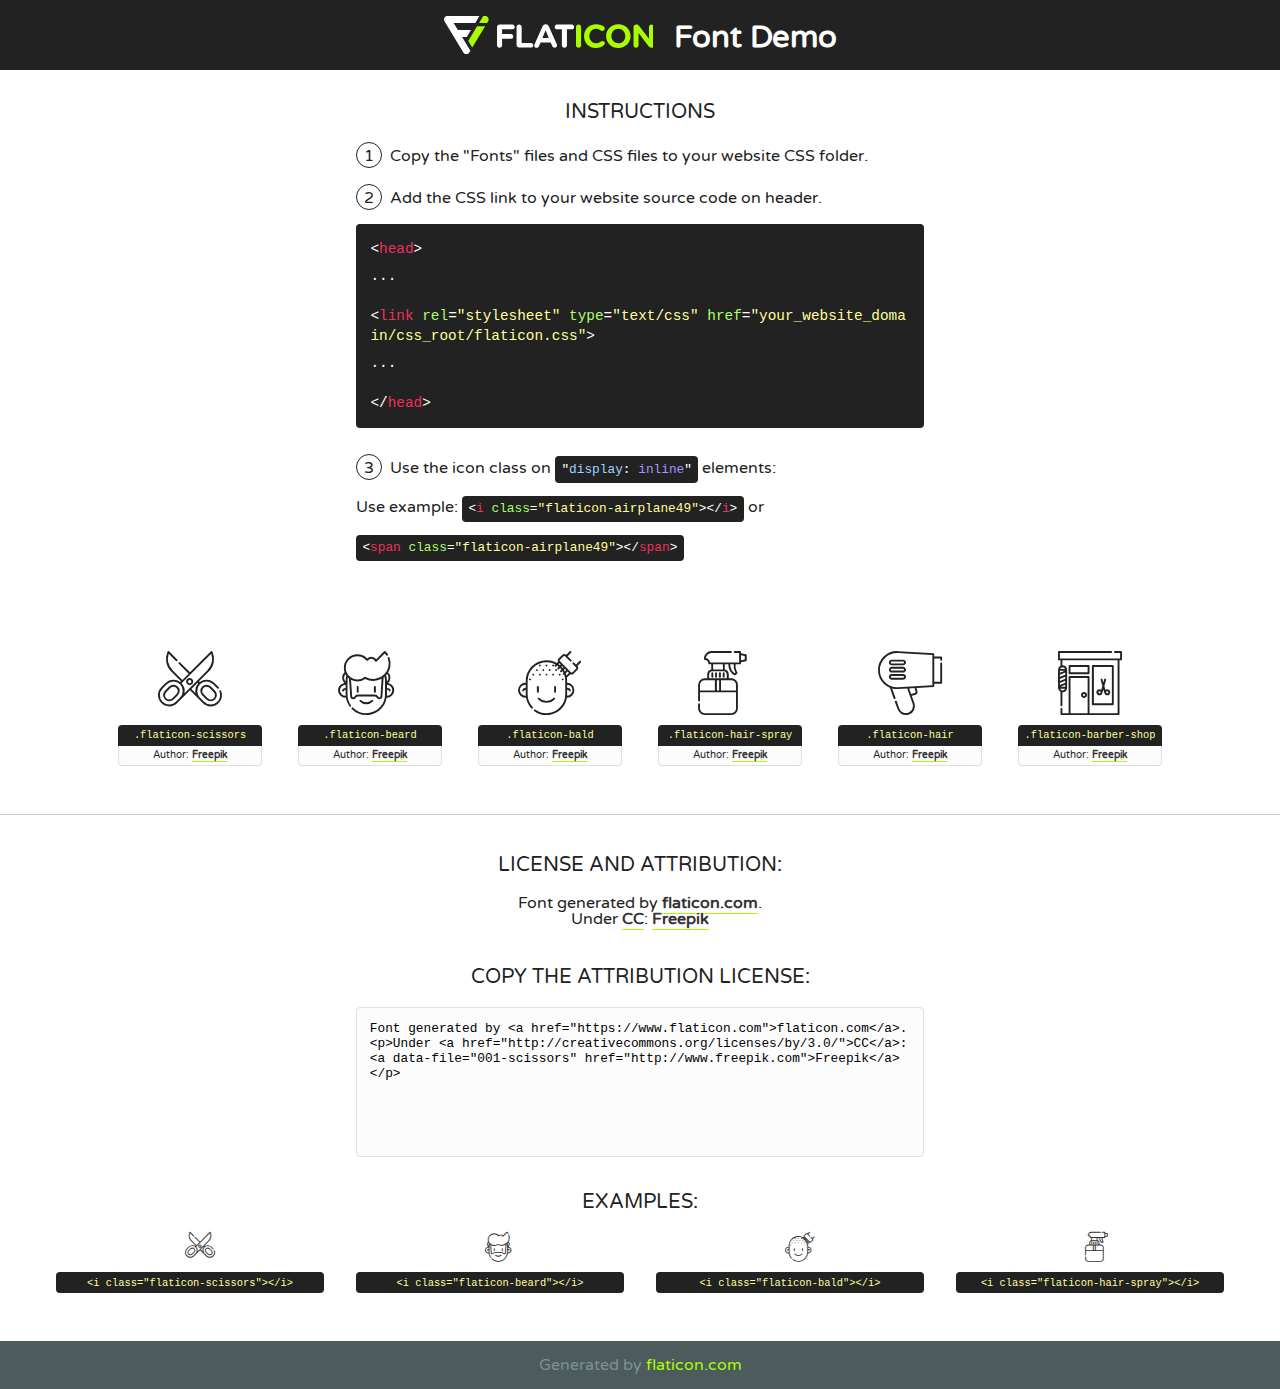
<file: fonts/flaticon/font/flaticon.html>
<!DOCTYPE html>
<!--
  Flaticon icon font: Flaticon
  Creation date: 23/07/2019 22:03
-->
<html>
<!DOCTYPE html>
<html>

<head>
    <title>Flaticon WebFont</title>
    <link href="http://fonts.googleapis.com/css?family=Varela+Round" rel="stylesheet" type="text/css" />
    <link rel="stylesheet" type="text/css" href="flaticon.css">
    <meta charset="UTF-8">
    <style>
    html, body, div, span, applet, object, iframe,
    h1, h2, h3, h4, h5, h6, p, blockquote, pre,
    a, abbr, acronym, address, big, cite, code,
    del, dfn, em, img, ins, kbd, q, s, samp,
    small, strike, strong, sub, sup, tt, var,
    b, u, i, center,
    dl, dt, dd, ol, ul, li,
    fieldset, form, label, legend,
    table, caption, tbody, tfoot, thead, tr, th, td,
    article, aside, canvas, details, embed, 
    figure, figcaption, footer, header, hgroup, 
    menu, nav, output, ruby, section, summary,
    time, mark, audio, video {
        margin: 0;
        padding: 0;
        border: 0;
        font-size: 100%;
        font: inherit;
        vertical-align: baseline;
    }
    /* HTML5 display-role reset for older browsers */
    article, aside, details, figcaption, figure, 
    footer, header, hgroup, menu, nav, section {
        display: block;
    }
    body {
        line-height: 1;
    }
    ol, ul {
        list-style: none;
    }
    blockquote, q {
        quotes: none;
    }
    blockquote:before, blockquote:after,
    q:before, q:after {
        content: '';
        content: none;
    }
    table {
        border-collapse: collapse;
        border-spacing: 0;
    }
    body {
        font-family: 'Varela Round', Helvetica, Arial, sans-serif;
        font-size: 16px;
        color: #222;
    }
    a {
        color: #333;
        border-bottom: 1px solid #a9fd00;
        font-weight: bold;
        text-decoration: none;
    }
    * {
        -moz-box-sizing: border-box;
        -webkit-box-sizing: border-box;
        box-sizing: border-box;
        margin: 0;
        padding: 0;
    }
    [class^="flaticon-"]:before, [class*=" flaticon-"]:before, [class^="flaticon-"]:after, [class*=" flaticon-"]:after {
        font-family: Flaticon;
        font-size: 30px;
        font-style: normal;
        margin-left: 20px;
        color: #333;
    }
    .wrapper {
        max-width: 600px;
        margin: auto;
        padding: 0 1em;
    }
    .title {
        font-size: 1.25em;
        text-align: center;
        margin-bottom: 1em;
        text-transform: uppercase;
    }
    header {
        text-align: center;
        background-color: #222;
        color: #fff;
        padding: 1em;
    }
    header .logo {
        width: 210px;
        height: 38px;
        display: inline-block;
        vertical-align: middle;
        margin-right: 1em;
        border: none;
    }
    header strong {
        font-size: 1.95em;
        font-weight: bold;
        vertical-align: middle;
        margin-top: 5px;
        display: inline-block;
    }
    .demo {
        margin: 2em auto;
        line-height: 1.25em;
    }
    .demo ul li {
        margin-bottom: 1em;
    }
    .demo ul li .num {
        color: #222;
        border-radius: 20px;
        display: inline-block;
        width: 26px;
        padding: 3px;
        height: 26px;
        text-align: center;
        margin-right: 0.5em;
        border: 1px solid #222;
    }
    .demo ul li code {
        background-color: #222;
        border-radius: 4px;
        padding: 0.25em 0.5em;
        display: inline-block;
        color: #fff;
        font-family: Consolas,Monaco,Lucida Console,Liberation Mono,DejaVu Sans Mono,Bitstream Vera Sans Mono,Courier New, monospace;
        font-weight: lighter;
        margin-top: 1em;
        font-size: 0.8em;
        word-break: break-all;
    }
    .demo ul li code.big {
        padding: 1em;
        font-size: 0.9em;
    }
    .demo ul li code .red {
        color: #EF3159;
    }
    .demo ul li code .green {
        color: #ACFF65;
    }
    .demo ul li code .yellow {
        color: #FFFF99;
    }
    .demo ul li code .blue {
        color: #99D3FF;
    }
    .demo ul li code .purple {
        color: #A295FF;
    }
    .demo ul li code .dots {
        margin-top: 0.5em;
        display: block;
    }
    #glyphs {
        border-bottom: 1px solid #ccc;
        padding: 2em 0;
        text-align: center;
    }
    .glyph {
        display: inline-block;
        width: 9em;
        margin: 1em;
        text-align: center;
        vertical-align: top;
        background: #FFF;
    }
    .glyph .glyph-icon {
        padding: 10px;
        display: block;
        font-family:"Flaticon";
        font-size: 64px;
        line-height: 1;
    }
    .glyph .glyph-icon:before {
        font-size: 64px;
        color: #222;
        margin-left: 0;
    }
    .class-name {
        font-size: 0.65em;
        background-color: #222;
        color: #fff;
        border-radius: 4px 4px 0 0;
        padding: 0.5em;
        color: #FFFF99;
        font-family: Consolas,Monaco,Lucida Console,Liberation Mono,DejaVu Sans Mono,Bitstream Vera Sans Mono,Courier New, monospace;
    }
    .author-name {
        font-size: 0.6em;
        background-color: #fcfcfd;
        border: 1px solid #DEDEE4;
        border-top: 0;
        border-radius: 0 0 4px 4px;
        padding: 0.5em;
    }
    .class-name:last-child {
        font-size: 10px;
        color:#888;
    }
    .class-name:last-child a {
        font-size: 10px;
        color:#555;
    }
    .class-name:last-child a:hover {
        color:#a9fd00;
    }
    .glyph > input {
        display: block;
        width: 100px;
        margin: 5px auto;
        text-align: center;
        font-size: 12px;
        cursor: text;
    }
    .glyph > input.icon-input {
        font-family:"Flaticon";
        font-size: 16px;
        margin-bottom: 10px;
    }
    .attribution .title {
        margin-top: 2em;
    }
    .attribution textarea {
        background-color: #fcfcfd;
        padding: 1em;
        border: none;
        box-shadow: none;
        border: 1px solid #DEDEE4;
        border-radius: 4px;
        resize: none;
        width: 100%;
        height: 150px;
        font-size: 0.8em;
        font-family: Consolas,Monaco,Lucida Console,Liberation Mono,DejaVu Sans Mono,Bitstream Vera Sans Mono,Courier New, monospace;
        -webkit-appearance: none;
    }
    .iconsuse {
        margin: 2em auto;
        text-align: center;
        max-width: 1200px;
    }
    .iconsuse:after {
        content: '';
        display: table;
        clear: both;
    }
    .iconsuse .image {
        float: left;
        width: 25%;
        padding: 0 1em;
    }
    .iconsuse .image p {
        margin-bottom: 1em;
    }
    .iconsuse .image span {
        display: block;
        font-size: 0.65em;
        background-color: #222;
        color: #fff;
        border-radius: 4px;
        padding: 0.5em;
        color: #FFFF99;
        margin-top: 1em;
        font-family: Consolas,Monaco,Lucida Console,Liberation Mono,DejaVu Sans Mono,Bitstream Vera Sans Mono,Courier New, monospace;
    }
    #footer {
        text-align: center;
        background-color: #4C5B5C;
        color: #7c9192;
        padding: 1em;
    }
    #footer a {
        border: none;
        color: #a9fd00;
        font-weight: normal;
    }
    @media (max-width: 960px) {
        .iconsuse .image {
            width: 50%;
        }
    }
    @media (max-width: 560px) {
        .iconsuse .image {
            width: 100%;
        }
    }
    </style>
</head>

<body class="characters-off">

    <header>
        <a href="https://www.flaticon.com" target="_blank" class="logo">
            <svg version="1.1" xmlns="http://www.w3.org/2000/svg" xmlns:xlink="http://www.w3.org/1999/xlink" xmlns:a="http://ns.adobe.com/AdobeSVGViewerExtensions/3.0/" viewBox="0 0 560.875 102.036" enable-background="new 0 0 560.875 102.036" xml:space="preserve">
                <defs>
                </defs>
                <g>
                    <g class="letters">
                        <path fill="#ffffff" d="M141.596,29.675c0-3.777,2.985-6.767,6.764-6.767h34.438c3.426,0,6.15,2.728,6.15,6.15
                        c0,3.43-2.724,6.149-6.15,6.149h-27.674v13.091h23.719c3.429,0,6.151,2.724,6.151,6.15c0,3.43-2.723,6.149-6.151,6.149h-23.719
                        v17.574c0,3.773-2.986,6.761-6.764,6.761c-3.779,0-6.764-2.989-6.764-6.761V29.675z"></path>
                        <path fill="#ffffff" d="M193.844,29.149c0-3.781,2.985-6.767,6.764-6.767c3.776,0,6.763,2.985,6.763,6.767v42.957h25.039
                        c3.426,0,6.149,2.726,6.149,6.153c0,3.425-2.723,6.15-6.149,6.15h-31.802c-3.779,0-6.764-2.986-6.764-6.768V29.149z"></path>
                        <path fill="#ffffff" d="M241.891,75.71l21.438-48.407c1.492-3.341,4.215-5.357,7.906-5.357h0.792
                        c3.686,0,6.323,2.017,7.815,5.357l21.439,48.407c0.436,0.967,0.701,1.845,0.701,2.723c0,3.602-2.809,6.501-6.414,6.501
                        c-3.161,0-5.269-1.845-6.499-4.655l-4.132-9.661h-27.059l-4.301,10.102c-1.144,2.631-3.426,4.214-6.237,4.214
                        c-3.517,0-6.24-2.81-6.24-6.325C241.1,77.64,241.451,76.677,241.891,75.71z M279.932,58.666l-8.521-20.297l-8.526,20.297H279.932
                        z"></path>
                        <path fill="#ffffff" d="M314.864,35.387H301.86c-3.429,0-6.239-2.813-6.239-6.238c0-3.429,2.811-6.24,6.239-6.24h39.533
                        c3.426,0,6.237,2.811,6.237,6.24c0,3.425-2.811,6.238-6.237,6.238h-13.001v42.785c0,3.773-2.99,6.761-6.764,6.761
                        c-3.779,0-6.764-2.989-6.764-6.761V35.387z"></path>
                        <path fill="#A9FD00" d="M352.615,29.149c0-3.781,2.985-6.767,6.767-6.767c3.774,0,6.761,2.985,6.761,6.767v49.024
                        c0,3.773-2.987,6.761-6.761,6.761c-3.781,0-6.767-2.989-6.767-6.761V29.149z"></path>
                        <path fill="#A9FD00" d="M374.132,53.836v-0.179c0-17.481,13.178-31.801,32.065-31.801c9.22,0,15.459,2.458,20.557,6.238
                        c1.402,1.054,2.637,2.985,2.637,5.357c0,3.692-2.985,6.59-6.681,6.59c-1.845,0-3.071-0.702-4.044-1.319
                        c-3.776-2.813-7.729-4.393-12.562-4.393c-10.364,0-17.831,8.611-17.831,19.154v0.173c0,10.542,7.291,19.329,17.831,19.329
                        c5.715,0,9.492-1.756,13.359-4.834c1.049-0.874,2.458-1.491,4.039-1.491c3.429,0,6.325,2.813,6.325,6.236
                        c0,2.106-1.056,3.78-2.282,4.834c-5.539,4.834-12.036,7.733-21.878,7.733C387.572,85.464,374.132,71.493,374.132,53.836z"></path>
                        <path fill="#A9FD00" d="M433.009,53.836v-0.179c0-17.481,13.79-31.801,32.766-31.801c18.981,0,32.592,14.143,32.592,31.628v0.173
                        c0,17.483-13.785,31.807-32.769,31.807C446.625,85.464,433.009,71.32,433.009,53.836z M484.224,53.836v-0.179
                        c0-10.539-7.725-19.326-18.626-19.326c-10.893,0-18.449,8.611-18.449,19.154v0.173c0,10.542,7.73,19.329,18.626,19.329
                        C476.676,72.986,484.224,64.378,484.224,53.836z"></path>
                        <path fill="#A9FD00" d="M506.233,29.321c0-3.774,2.99-6.763,6.767-6.763h1.401c3.252,0,5.183,1.583,7.029,3.953l26.093,34.265
                        V29.059c0-3.692,2.99-6.677,6.681-6.677c3.683,0,6.671,2.985,6.671,6.677v48.934c0,3.78-2.987,6.765-6.764,6.765h-0.436
                        c-3.257,0-5.188-1.581-7.034-3.953l-27.056-35.492v32.944c0,3.687-2.985,6.676-6.678,6.676c-3.683,0-6.673-2.989-6.673-6.676
                        V29.321z"></path>
                    </g>
                    <g class="insignia">
                        <path fill="#ffffff" d="M48.372,56.137h12.517l11.156-18.537H37.186L25.688,18.539h57.825L94.668,0H9.271
                        C5.925,0,2.842,1.801,1.198,4.716c-1.644,2.907-1.593,6.482,0.134,9.343l50.38,83.501c1.678,2.781,4.689,4.476,7.938,4.476
                        c3.246,0,6.257-1.695,7.935-4.476l2.898-4.804L48.372,56.137z"></path>
                        <g class="i">
                            <path fill="#A9FD00" d="M93.575,18.539h0.031v0.004l21.652,0.004l2.705-4.488c1.727-2.861,1.778-6.436,0.133-9.343
                            C116.454,1.801,113.371,0,110.026,0h-5.294L93.575,18.539z"></path>
                            <polygon fill="#A9FD00" points="88.291,27.356 64.725,66.486 75.519,84.404 109.942,27.356"></polygon>
                        </g>
                    </g>
                </g>
            </svg>
        </a>
        <strong>Font Demo</strong>
    </header>


    <section class="demo wrapper">

        <p class="title">Instructions</p>

        <ul>
            <li>
                <span class="num">1</span>Copy the "Fonts" files and CSS files to your website CSS folder.
            </li>
            <li>
                <span class="num">2</span>Add the CSS link to your website source code on header.
                <code class="big">
                    &lt;<span class="red">head</span>&gt;
                    <br/><span class="dots">...</span>
                    <br/>&lt;<span class="red">link</span> <span class="green">rel</span>=<span class="yellow">"stylesheet"</span> <span class="green">type</span>=<span class="yellow">"text/css"</span> <span class="green">href</span>=<span class="yellow">"your_website_domain/css_root/flaticon.css"</span>&gt;
                    <br/><span class="dots">...</span>
                    <br/>&lt;/<span class="red">head</span>&gt;
                </code>
            </li>

            <li>
                <p>
                    <span class="num">3</span>Use the icon class on <code>"<span class="blue">display</span>:<span class="purple"> inline</span>"</code> elements:
                    <br />
                    Use example: <code>&lt;<span class="red">i</span> <span class="green">class</span>=<span class="yellow">&quot;flaticon-airplane49&quot;</span>&gt;&lt;/<span class="red">i</span>&gt;</code> or <code>&lt;<span class="red">span</span> <span class="green">class</span>=<span class="yellow">&quot;flaticon-airplane49&quot;</span>&gt;&lt;/<span class="red">span</span>&gt;</code>
            </li>
        </ul>

    </section>




   <section id="glyphs">          
    
      
        <div class="glyph"><div class="glyph-icon flaticon-scissors"></div>
            <div class="class-name">.flaticon-scissors</div>
            <div class="author-name">Author: <a data-file="001-scissors" href="http://www.freepik.com">Freepik</a> </div> 
        </div>        
        
        <div class="glyph"><div class="glyph-icon flaticon-beard"></div>
            <div class="class-name">.flaticon-beard</div>
            <div class="author-name">Author: <a data-file="002-beard" href="http://www.freepik.com">Freepik</a> </div> 
        </div>        
        
        <div class="glyph"><div class="glyph-icon flaticon-bald"></div>
            <div class="class-name">.flaticon-bald</div>
            <div class="author-name">Author: <a data-file="003-bald" href="http://www.freepik.com">Freepik</a> </div> 
        </div>        
        
        <div class="glyph"><div class="glyph-icon flaticon-hair-spray"></div>
            <div class="class-name">.flaticon-hair-spray</div>
            <div class="author-name">Author: <a data-file="004-hair-spray" href="http://www.freepik.com">Freepik</a> </div> 
        </div>        
        
        <div class="glyph"><div class="glyph-icon flaticon-hair"></div>
            <div class="class-name">.flaticon-hair</div>
            <div class="author-name">Author: <a data-file="005-hair" href="http://www.freepik.com">Freepik</a> </div> 
        </div>        
        
        <div class="glyph"><div class="glyph-icon flaticon-barber-shop"></div>
            <div class="class-name">.flaticon-barber-shop</div>
            <div class="author-name">Author: <a data-file="006-barber-shop" href="http://www.freepik.com">Freepik</a> </div> 
        </div>        
        

    </section>



    <section class="attribution wrapper"   style="text-align:center;">

      <div class="title">License and attribution:</div><div class="attrDiv">Font generated by <a href="https://www.flaticon.com">flaticon.com</a>. <div><p>Under <a href="http://creativecommons.org/licenses/by/3.0/">CC</a>: <a data-file="001-scissors" href="http://www.freepik.com">Freepik</a></p>  </div>
      </div>
      <div class="title">Copy the Attribution License:</div>

    <textarea onclick="this.focus();this.select();">Font generated by &lt;a href=&quot;https://www.flaticon.com&quot;&gt;flaticon.com&lt;/a&gt;. <p>Under <a href="http://creativecommons.org/licenses/by/3.0/">CC</a>: <a data-file="001-scissors" href="http://www.freepik.com">Freepik</a></p>  
     </textarea>

    </section>

    <section class="iconsuse">

          <div class="title">Examples:</div>            
             
            <div class="image">
                <p>
                    <i class="glyph-icon flaticon-scissors"></i> 
                    <span>&lt;i class=&quot;flaticon-scissors&quot;&gt;&lt;/i&gt;</span>
                </p>
            </div>
            
            <div class="image">
                <p>
                    <i class="glyph-icon flaticon-beard"></i> 
                    <span>&lt;i class=&quot;flaticon-beard&quot;&gt;&lt;/i&gt;</span>
                </p>
            </div>
            
            <div class="image">
                <p>
                    <i class="glyph-icon flaticon-bald"></i> 
                    <span>&lt;i class=&quot;flaticon-bald&quot;&gt;&lt;/i&gt;</span>
                </p>
            </div>
            
            <div class="image">
                <p>
                    <i class="glyph-icon flaticon-hair-spray"></i> 
                    <span>&lt;i class=&quot;flaticon-hair-spray&quot;&gt;&lt;/i&gt;</span>
                </p>
            </div>
                       
        </div>
                            
    </section>

<div id="footer">
    <div>Generated by <a href="https://www.flaticon.com">flaticon.com</a>
    </div>
</div>



</body>
</html>
</file>
<file: fonts/icomoon/style.css>
@font-face {
  font-family: 'icomoon';
  src:  url('fonts/icomoon.eot?10si43');
  src:  url('fonts/icomoon.eot?10si43#iefix') format('embedded-opentype'),
    url('fonts/icomoon.ttf?10si43') format('truetype'),
    url('fonts/icomoon.woff?10si43') format('woff'),
    url('fonts/icomoon.svg?10si43#icomoon') format('svg');
  font-weight: normal;
  font-style: normal;
}

[class^="icon-"], [class*=" icon-"] {
  /* use !important to prevent issues with browser extensions that change fonts */
  font-family: 'icomoon' !important;
  speak: none;
  font-style: normal;
  font-weight: normal;
  font-variant: normal;
  text-transform: none;
  line-height: 1;

  /* Better Font Rendering =========== */
  -webkit-font-smoothing: antialiased;
  -moz-osx-font-smoothing: grayscale;
}

.icon-asterisk:before {
  content: "\f069";
}
.icon-plus:before {
  content: "\f067";
}
.icon-question:before {
  content: "\f128";
}
.icon-minus:before {
  content: "\f068";
}
.icon-glass:before {
  content: "\f000";
}
.icon-music:before {
  content: "\f001";
}
.icon-search:before {
  content: "\f002";
}
.icon-envelope-o:before {
  content: "\f003";
}
.icon-heart:before {
  content: "\f004";
}
.icon-star:before {
  content: "\f005";
}
.icon-star-o:before {
  content: "\f006";
}
.icon-user:before {
  content: "\f007";
}
.icon-film:before {
  content: "\f008";
}
.icon-th-large:before {
  content: "\f009";
}
.icon-th:before {
  content: "\f00a";
}
.icon-th-list:before {
  content: "\f00b";
}
.icon-check:before {
  content: "\f00c";
}
.icon-close:before {
  content: "\f00d";
}
.icon-remove:before {
  content: "\f00d";
}
.icon-times:before {
  content: "\f00d";
}
.icon-search-plus:before {
  content: "\f00e";
}
.icon-search-minus:before {
  content: "\f010";
}
.icon-power-off:before {
  content: "\f011";
}
.icon-signal:before {
  content: "\f012";
}
.icon-cog:before {
  content: "\f013";
}
.icon-gear:before {
  content: "\f013";
}
.icon-trash-o:before {
  content: "\f014";
}
.icon-home:before {
  content: "\f015";
}
.icon-file-o:before {
  content: "\f016";
}
.icon-clock-o:before {
  content: "\f017";
}
.icon-road:before {
  content: "\f018";
}
.icon-download:before {
  content: "\f019";
}
.icon-arrow-circle-o-down:before {
  content: "\f01a";
}
.icon-arrow-circle-o-up:before {
  content: "\f01b";
}
.icon-inbox:before {
  content: "\f01c";
}
.icon-play-circle-o:before {
  content: "\f01d";
}
.icon-repeat:before {
  content: "\f01e";
}
.icon-rotate-right:before {
  content: "\f01e";
}
.icon-refresh:before {
  content: "\f021";
}
.icon-list-alt:before {
  content: "\f022";
}
.icon-lock:before {
  content: "\f023";
}
.icon-flag:before {
  content: "\f024";
}
.icon-headphones:before {
  content: "\f025";
}
.icon-volume-off:before {
  content: "\f026";
}
.icon-volume-down:before {
  content: "\f027";
}
.icon-volume-up:before {
  content: "\f028";
}
.icon-qrcode:before {
  content: "\f029";
}
.icon-barcode:before {
  content: "\f02a";
}
.icon-tag:before {
  content: "\f02b";
}
.icon-tags:before {
  content: "\f02c";
}
.icon-book:before {
  content: "\f02d";
}
.icon-bookmark:before {
  content: "\f02e";
}
.icon-print:before {
  content: "\f02f";
}
.icon-camera:before {
  content: "\f030";
}
.icon-font:before {
  content: "\f031";
}
.icon-bold:before {
  content: "\f032";
}
.icon-italic:before {
  content: "\f033";
}
.icon-text-height:before {
  content: "\f034";
}
.icon-text-width:before {
  content: "\f035";
}
.icon-align-left:before {
  content: "\f036";
}
.icon-align-center:before {
  content: "\f037";
}
.icon-align-right:before {
  content: "\f038";
}
.icon-align-justify:before {
  content: "\f039";
}
.icon-list:before {
  content: "\f03a";
}
.icon-dedent:before {
  content: "\f03b";
}
.icon-outdent:before {
  content: "\f03b";
}
.icon-indent:before {
  content: "\f03c";
}
.icon-video-camera:before {
  content: "\f03d";
}
.icon-image:before {
  content: "\f03e";
}
.icon-photo:before {
  content: "\f03e";
}
.icon-picture-o:before {
  content: "\f03e";
}
.icon-pencil:before {
  content: "\f040";
}
.icon-map-marker:before {
  content: "\f041";
}
.icon-adjust:before {
  content: "\f042";
}
.icon-tint:before {
  content: "\f043";
}
.icon-edit:before {
  content: "\f044";
}
.icon-pencil-square-o:before {
  content: "\f044";
}
.icon-share-square-o:before {
  content: "\f045";
}
.icon-check-square-o:before {
  content: "\f046";
}
.icon-arrows:before {
  content: "\f047";
}
.icon-step-backward:before {
  content: "\f048";
}
.icon-fast-backward:before {
  content: "\f049";
}
.icon-backward:before {
  content: "\f04a";
}
.icon-play:before {
  content: "\f04b";
}
.icon-pause:before {
  content: "\f04c";
}
.icon-stop:before {
  content: "\f04d";
}
.icon-forward:before {
  content: "\f04e";
}
.icon-fast-forward:before {
  content: "\f050";
}
.icon-step-forward:before {
  content: "\f051";
}
.icon-eject:before {
  content: "\f052";
}
.icon-chevron-left:before {
  content: "\f053";
}
.icon-chevron-right:before {
  content: "\f054";
}
.icon-plus-circle:before {
  content: "\f055";
}
.icon-minus-circle:before {
  content: "\f056";
}
.icon-times-circle:before {
  content: "\f057";
}
.icon-check-circle:before {
  content: "\f058";
}
.icon-question-circle:before {
  content: "\f059";
}
.icon-info-circle:before {
  content: "\f05a";
}
.icon-crosshairs:before {
  content: "\f05b";
}
.icon-times-circle-o:before {
  content: "\f05c";
}
.icon-check-circle-o:before {
  content: "\f05d";
}
.icon-ban:before {
  content: "\f05e";
}
.icon-arrow-left:before {
  content: "\f060";
}
.icon-arrow-right:before {
  content: "\f061";
}
.icon-arrow-up:before {
  content: "\f062";
}
.icon-arrow-down:before {
  content: "\f063";
}
.icon-mail-forward:before {
  content: "\f064";
}
.icon-share:before {
  content: "\f064";
}
.icon-expand:before {
  content: "\f065";
}
.icon-compress:before {
  content: "\f066";
}
.icon-exclamation-circle:before {
  content: "\f06a";
}
.icon-gift:before {
  content: "\f06b";
}
.icon-leaf:before {
  content: "\f06c";
}
.icon-fire:before {
  content: "\f06d";
}
.icon-eye:before {
  content: "\f06e";
}
.icon-eye-slash:before {
  content: "\f070";
}
.icon-exclamation-triangle:before {
  content: "\f071";
}
.icon-warning:before {
  content: "\f071";
}
.icon-plane:before {
  content: "\f072";
}
.icon-calendar:before {
  content: "\f073";
}
.icon-random:before {
  content: "\f074";
}
.icon-comment:before {
  content: "\f075";
}
.icon-magnet:before {
  content: "\f076";
}
.icon-chevron-up:before {
  content: "\f077";
}
.icon-chevron-down:before {
  content: "\f078";
}
.icon-retweet:before {
  content: "\f079";
}
.icon-shopping-cart:before {
  content: "\f07a";
}
.icon-folder:before {
  content: "\f07b";
}
.icon-folder-open:before {
  content: "\f07c";
}
.icon-arrows-v:before {
  content: "\f07d";
}
.icon-arrows-h:before {
  content: "\f07e";
}
.icon-bar-chart:before {
  content: "\f080";
}
.icon-bar-chart-o:before {
  content: "\f080";
}
.icon-twitter-square:before {
  content: "\f081";
}
.icon-facebook-square:before {
  content: "\f082";
}
.icon-camera-retro:before {
  content: "\f083";
}
.icon-key:before {
  content: "\f084";
}
.icon-cogs:before {
  content: "\f085";
}
.icon-gears:before {
  content: "\f085";
}
.icon-comments:before {
  content: "\f086";
}
.icon-thumbs-o-up:before {
  content: "\f087";
}
.icon-thumbs-o-down:before {
  content: "\f088";
}
.icon-star-half:before {
  content: "\f089";
}
.icon-heart-o:before {
  content: "\f08a";
}
.icon-sign-out:before {
  content: "\f08b";
}
.icon-linkedin-square:before {
  content: "\f08c";
}
.icon-thumb-tack:before {
  content: "\f08d";
}
.icon-external-link:before {
  content: "\f08e";
}
.icon-sign-in:before {
  content: "\f090";
}
.icon-trophy:before {
  content: "\f091";
}
.icon-github-square:before {
  content: "\f092";
}
.icon-upload:before {
  content: "\f093";
}
.icon-lemon-o:before {
  content: "\f094";
}
.icon-phone:before {
  content: "\f095";
}
.icon-square-o:before {
  content: "\f096";
}
.icon-bookmark-o:before {
  content: "\f097";
}
.icon-phone-square:before {
  content: "\f098";
}
.icon-twitter:before {
  content: "\f099";
}
.icon-facebook:before {
  content: "\f09a";
}
.icon-facebook-f:before {
  content: "\f09a";
}
.icon-github:before {
  content: "\f09b";
}
.icon-unlock:before {
  content: "\f09c";
}
.icon-credit-card:before {
  content: "\f09d";
}
.icon-feed:before {
  content: "\f09e";
}
.icon-rss:before {
  content: "\f09e";
}
.icon-hdd-o:before {
  content: "\f0a0";
}
.icon-bullhorn:before {
  content: "\f0a1";
}
.icon-bell-o:before {
  content: "\f0a2";
}
.icon-certificate:before {
  content: "\f0a3";
}
.icon-hand-o-right:before {
  content: "\f0a4";
}
.icon-hand-o-left:before {
  content: "\f0a5";
}
.icon-hand-o-up:before {
  content: "\f0a6";
}
.icon-hand-o-down:before {
  content: "\f0a7";
}
.icon-arrow-circle-left:before {
  content: "\f0a8";
}
.icon-arrow-circle-right:before {
  content: "\f0a9";
}
.icon-arrow-circle-up:before {
  content: "\f0aa";
}
.icon-arrow-circle-down:before {
  content: "\f0ab";
}
.icon-globe:before {
  content: "\f0ac";
}
.icon-wrench:before {
  content: "\f0ad";
}
.icon-tasks:before {
  content: "\f0ae";
}
.icon-filter:before {
  content: "\f0b0";
}
.icon-briefcase:before {
  content: "\f0b1";
}
.icon-arrows-alt:before {
  content: "\f0b2";
}
.icon-group:before {
  content: "\f0c0";
}
.icon-users:before {
  content: "\f0c0";
}
.icon-chain:before {
  content: "\f0c1";
}
.icon-link:before {
  content: "\f0c1";
}
.icon-cloud:before {
  content: "\f0c2";
}
.icon-flask:before {
  content: "\f0c3";
}
.icon-cut:before {
  content: "\f0c4";
}
.icon-scissors:before {
  content: "\f0c4";
}
.icon-copy:before {
  content: "\f0c5";
}
.icon-files-o:before {
  content: "\f0c5";
}
.icon-paperclip:before {
  content: "\f0c6";
}
.icon-floppy-o:before {
  content: "\f0c7";
}
.icon-save:before {
  content: "\f0c7";
}
.icon-square:before {
  content: "\f0c8";
}
.icon-bars:before {
  content: "\f0c9";
}
.icon-navicon:before {
  content: "\f0c9";
}
.icon-reorder:before {
  content: "\f0c9";
}
.icon-list-ul:before {
  content: "\f0ca";
}
.icon-list-ol:before {
  content: "\f0cb";
}
.icon-strikethrough:before {
  content: "\f0cc";
}
.icon-underline:before {
  content: "\f0cd";
}
.icon-table:before {
  content: "\f0ce";
}
.icon-magic:before {
  content: "\f0d0";
}
.icon-truck:before {
  content: "\f0d1";
}
.icon-pinterest:before {
  content: "\f0d2";
}
.icon-pinterest-square:before {
  content: "\f0d3";
}
.icon-google-plus-square:before {
  content: "\f0d4";
}
.icon-google-plus:before {
  content: "\f0d5";
}
.icon-money:before {
  content: "\f0d6";
}
.icon-caret-down:before {
  content: "\f0d7";
}
.icon-caret-up:before {
  content: "\f0d8";
}
.icon-caret-left:before {
  content: "\f0d9";
}
.icon-caret-right:before {
  content: "\f0da";
}
.icon-columns:before {
  content: "\f0db";
}
.icon-sort:before {
  content: "\f0dc";
}
.icon-unsorted:before {
  content: "\f0dc";
}
.icon-sort-desc:before {
  content: "\f0dd";
}
.icon-sort-down:before {
  content: "\f0dd";
}
.icon-sort-asc:before {
  content: "\f0de";
}
.icon-sort-up:before {
  content: "\f0de";
}
.icon-envelope:before {
  content: "\f0e0";
}
.icon-linkedin:before {
  content: "\f0e1";
}
.icon-rotate-left:before {
  content: "\f0e2";
}
.icon-undo:before {
  content: "\f0e2";
}
.icon-gavel:before {
  content: "\f0e3";
}
.icon-legal:before {
  content: "\f0e3";
}
.icon-dashboard:before {
  content: "\f0e4";
}
.icon-tachometer:before {
  content: "\f0e4";
}
.icon-comment-o:before {
  content: "\f0e5";
}
.icon-comments-o:before {
  content: "\f0e6";
}
.icon-bolt:before {
  content: "\f0e7";
}
.icon-flash:before {
  content: "\f0e7";
}
.icon-sitemap:before {
  content: "\f0e8";
}
.icon-umbrella:before {
  content: "\f0e9";
}
.icon-clipboard:before {
  content: "\f0ea";
}
.icon-paste:before {
  content: "\f0ea";
}
.icon-lightbulb-o:before {
  content: "\f0eb";
}
.icon-exchange:before {
  content: "\f0ec";
}
.icon-cloud-download:before {
  content: "\f0ed";
}
.icon-cloud-upload:before {
  content: "\f0ee";
}
.icon-user-md:before {
  content: "\f0f0";
}
.icon-stethoscope:before {
  content: "\f0f1";
}
.icon-suitcase:before {
  content: "\f0f2";
}
.icon-bell:before {
  content: "\f0f3";
}
.icon-coffee:before {
  content: "\f0f4";
}
.icon-cutlery:before {
  content: "\f0f5";
}
.icon-file-text-o:before {
  content: "\f0f6";
}
.icon-building-o:before {
  content: "\f0f7";
}
.icon-hospital-o:before {
  content: "\f0f8";
}
.icon-ambulance:before {
  content: "\f0f9";
}
.icon-medkit:before {
  content: "\f0fa";
}
.icon-fighter-jet:before {
  content: "\f0fb";
}
.icon-beer:before {
  content: "\f0fc";
}
.icon-h-square:before {
  content: "\f0fd";
}
.icon-plus-square:before {
  content: "\f0fe";
}
.icon-angle-double-left:before {
  content: "\f100";
}
.icon-angle-double-right:before {
  content: "\f101";
}
.icon-angle-double-up:before {
  content: "\f102";
}
.icon-angle-double-down:before {
  content: "\f103";
}
.icon-angle-left:before {
  content: "\f104";
}
.icon-angle-right:before {
  content: "\f105";
}
.icon-angle-up:before {
  content: "\f106";
}
.icon-angle-down:before {
  content: "\f107";
}
.icon-desktop:before {
  content: "\f108";
}
.icon-laptop:before {
  content: "\f109";
}
.icon-tablet:before {
  content: "\f10a";
}
.icon-mobile:before {
  content: "\f10b";
}
.icon-mobile-phone:before {
  content: "\f10b";
}
.icon-circle-o:before {
  content: "\f10c";
}
.icon-quote-left:before {
  content: "\f10d";
}
.icon-quote-right:before {
  content: "\f10e";
}
.icon-spinner:before {
  content: "\f110";
}
.icon-circle:before {
  content: "\f111";
}
.icon-mail-reply:before {
  content: "\f112";
}
.icon-reply:before {
  content: "\f112";
}
.icon-github-alt:before {
  content: "\f113";
}
.icon-folder-o:before {
  content: "\f114";
}
.icon-folder-open-o:before {
  content: "\f115";
}
.icon-smile-o:before {
  content: "\f118";
}
.icon-frown-o:before {
  content: "\f119";
}
.icon-meh-o:before {
  content: "\f11a";
}
.icon-gamepad:before {
  content: "\f11b";
}
.icon-keyboard-o:before {
  content: "\f11c";
}
.icon-flag-o:before {
  content: "\f11d";
}
.icon-flag-checkered:before {
  content: "\f11e";
}
.icon-terminal:before {
  content: "\f120";
}
.icon-code:before {
  content: "\f121";
}
.icon-mail-reply-all:before {
  content: "\f122";
}
.icon-reply-all:before {
  content: "\f122";
}
.icon-star-half-empty:before {
  content: "\f123";
}
.icon-star-half-full:before {
  content: "\f123";
}
.icon-star-half-o:before {
  content: "\f123";
}
.icon-location-arrow:before {
  content: "\f124";
}
.icon-crop:before {
  content: "\f125";
}
.icon-code-fork:before {
  content: "\f126";
}
.icon-chain-broken:before {
  content: "\f127";
}
.icon-unlink:before {
  content: "\f127";
}
.icon-info:before {
  content: "\f129";
}
.icon-exclamation:before {
  content: "\f12a";
}
.icon-superscript:before {
  content: "\f12b";
}
.icon-subscript:before {
  content: "\f12c";
}
.icon-eraser:before {
  content: "\f12d";
}
.icon-puzzle-piece:before {
  content: "\f12e";
}
.icon-microphone:before {
  content: "\f130";
}
.icon-microphone-slash:before {
  content: "\f131";
}
.icon-shield:before {
  content: "\f132";
}
.icon-calendar-o:before {
  content: "\f133";
}
.icon-fire-extinguisher:before {
  content: "\f134";
}
.icon-rocket:before {
  content: "\f135";
}
.icon-maxcdn:before {
  content: "\f136";
}
.icon-chevron-circle-left:before {
  content: "\f137";
}
.icon-chevron-circle-right:before {
  content: "\f138";
}
.icon-chevron-circle-up:before {
  content: "\f139";
}
.icon-chevron-circle-down:before {
  content: "\f13a";
}
.icon-html5:before {
  content: "\f13b";
}
.icon-css3:before {
  content: "\f13c";
}
.icon-anchor:before {
  content: "\f13d";
}
.icon-unlock-alt:before {
  content: "\f13e";
}
.icon-bullseye:before {
  content: "\f140";
}
.icon-ellipsis-h:before {
  content: "\f141";
}
.icon-ellipsis-v:before {
  content: "\f142";
}
.icon-rss-square:before {
  content: "\f143";
}
.icon-play-circle:before {
  content: "\f144";
}
.icon-ticket:before {
  content: "\f145";
}
.icon-minus-square:before {
  content: "\f146";
}
.icon-minus-square-o:before {
  content: "\f147";
}
.icon-level-up:before {
  content: "\f148";
}
.icon-level-down:before {
  content: "\f149";
}
.icon-check-square:before {
  content: "\f14a";
}
.icon-pencil-square:before {
  content: "\f14b";
}
.icon-external-link-square:before {
  content: "\f14c";
}
.icon-share-square:before {
  content: "\f14d";
}
.icon-compass:before {
  content: "\f14e";
}
.icon-caret-square-o-down:before {
  content: "\f150";
}
.icon-toggle-down:before {
  content: "\f150";
}
.icon-caret-square-o-up:before {
  content: "\f151";
}
.icon-toggle-up:before {
  content: "\f151";
}
.icon-caret-square-o-right:before {
  content: "\f152";
}
.icon-toggle-right:before {
  content: "\f152";
}
.icon-eur:before {
  content: "\f153";
}
.icon-euro:before {
  content: "\f153";
}
.icon-gbp:before {
  content: "\f154";
}
.icon-dollar:before {
  content: "\f155";
}
.icon-usd:before {
  content: "\f155";
}
.icon-inr:before {
  content: "\f156";
}
.icon-rupee:before {
  content: "\f156";
}
.icon-cny:before {
  content: "\f157";
}
.icon-jpy:before {
  content: "\f157";
}
.icon-rmb:before {
  content: "\f157";
}
.icon-yen:before {
  content: "\f157";
}
.icon-rouble:before {
  content: "\f158";
}
.icon-rub:before {
  content: "\f158";
}
.icon-ruble:before {
  content: "\f158";
}
.icon-krw:before {
  content: "\f159";
}
.icon-won:before {
  content: "\f159";
}
.icon-bitcoin:before {
  content: "\f15a";
}
.icon-btc:before {
  content: "\f15a";
}
.icon-file:before {
  content: "\f15b";
}
.icon-file-text:before {
  content: "\f15c";
}
.icon-sort-alpha-asc:before {
  content: "\f15d";
}
.icon-sort-alpha-desc:before {
  content: "\f15e";
}
.icon-sort-amount-asc:before {
  content: "\f160";
}
.icon-sort-amount-desc:before {
  content: "\f161";
}
.icon-sort-numeric-asc:before {
  content: "\f162";
}
.icon-sort-numeric-desc:before {
  content: "\f163";
}
.icon-thumbs-up:before {
  content: "\f164";
}
.icon-thumbs-down:before {
  content: "\f165";
}
.icon-youtube-square:before {
  content: "\f166";
}
.icon-youtube:before {
  content: "\f167";
}
.icon-xing:before {
  content: "\f168";
}
.icon-xing-square:before {
  content: "\f169";
}
.icon-youtube-play:before {
  content: "\f16a";
}
.icon-dropbox:before {
  content: "\f16b";
}
.icon-stack-overflow:before {
  content: "\f16c";
}
.icon-instagram:before {
  content: "\f16d";
}
.icon-flickr:before {
  content: "\f16e";
}
.icon-adn:before {
  content: "\f170";
}
.icon-bitbucket:before {
  content: "\f171";
}
.icon-bitbucket-square:before {
  content: "\f172";
}
.icon-tumblr:before {
  content: "\f173";
}
.icon-tumblr-square:before {
  content: "\f174";
}
.icon-long-arrow-down:before {
  content: "\f175";
}
.icon-long-arrow-up:before {
  content: "\f176";
}
.icon-long-arrow-left:before {
  content: "\f177";
}
.icon-long-arrow-right:before {
  content: "\f178";
}
.icon-apple:before {
  content: "\f179";
}
.icon-windows:before {
  content: "\f17a";
}
.icon-android:before {
  content: "\f17b";
}
.icon-linux:before {
  content: "\f17c";
}
.icon-dribbble:before {
  content: "\f17d";
}
.icon-skype:before {
  content: "\f17e";
}
.icon-foursquare:before {
  content: "\f180";
}
.icon-trello:before {
  content: "\f181";
}
.icon-female:before {
  content: "\f182";
}
.icon-male:before {
  content: "\f183";
}
.icon-gittip:before {
  content: "\f184";
}
.icon-gratipay:before {
  content: "\f184";
}
.icon-sun-o:before {
  content: "\f185";
}
.icon-moon-o:before {
  content: "\f186";
}
.icon-archive:before {
  content: "\f187";
}
.icon-bug:before {
  content: "\f188";
}
.icon-vk:before {
  content: "\f189";
}
.icon-weibo:before {
  content: "\f18a";
}
.icon-renren:before {
  content: "\f18b";
}
.icon-pagelines:before {
  content: "\f18c";
}
.icon-stack-exchange:before {
  content: "\f18d";
}
.icon-arrow-circle-o-right:before {
  content: "\f18e";
}
.icon-arrow-circle-o-left:before {
  content: "\f190";
}
.icon-caret-square-o-left:before {
  content: "\f191";
}
.icon-toggle-left:before {
  content: "\f191";
}
.icon-dot-circle-o:before {
  content: "\f192";
}
.icon-wheelchair:before {
  content: "\f193";
}
.icon-vimeo-square:before {
  content: "\f194";
}
.icon-try:before {
  content: "\f195";
}
.icon-turkish-lira:before {
  content: "\f195";
}
.icon-plus-square-o:before {
  content: "\f196";
}
.icon-space-shuttle:before {
  content: "\f197";
}
.icon-slack:before {
  content: "\f198";
}
.icon-envelope-square:before {
  content: "\f199";
}
.icon-wordpress:before {
  content: "\f19a";
}
.icon-openid:before {
  content: "\f19b";
}
.icon-bank:before {
  content: "\f19c";
}
.icon-institution:before {
  content: "\f19c";
}
.icon-university:before {
  content: "\f19c";
}
.icon-graduation-cap:before {
  content: "\f19d";
}
.icon-mortar-board:before {
  content: "\f19d";
}
.icon-yahoo:before {
  content: "\f19e";
}
.icon-google:before {
  content: "\f1a0";
}
.icon-reddit:before {
  content: "\f1a1";
}
.icon-reddit-square:before {
  content: "\f1a2";
}
.icon-stumbleupon-circle:before {
  content: "\f1a3";
}
.icon-stumbleupon:before {
  content: "\f1a4";
}
.icon-delicious:before {
  content: "\f1a5";
}
.icon-digg:before {
  content: "\f1a6";
}
.icon-pied-piper-pp:before {
  content: "\f1a7";
}
.icon-pied-piper-alt:before {
  content: "\f1a8";
}
.icon-drupal:before {
  content: "\f1a9";
}
.icon-joomla:before {
  content: "\f1aa";
}
.icon-language:before {
  content: "\f1ab";
}
.icon-fax:before {
  content: "\f1ac";
}
.icon-building:before {
  content: "\f1ad";
}
.icon-child:before {
  content: "\f1ae";
}
.icon-paw:before {
  content: "\f1b0";
}
.icon-spoon:before {
  content: "\f1b1";
}
.icon-cube:before {
  content: "\f1b2";
}
.icon-cubes:before {
  content: "\f1b3";
}
.icon-behance:before {
  content: "\f1b4";
}
.icon-behance-square:before {
  content: "\f1b5";
}
.icon-steam:before {
  content: "\f1b6";
}
.icon-steam-square:before {
  content: "\f1b7";
}
.icon-recycle:before {
  content: "\f1b8";
}
.icon-automobile:before {
  content: "\f1b9";
}
.icon-car:before {
  content: "\f1b9";
}
.icon-cab:before {
  content: "\f1ba";
}
.icon-taxi:before {
  content: "\f1ba";
}
.icon-tree:before {
  content: "\f1bb";
}
.icon-spotify:before {
  content: "\f1bc";
}
.icon-deviantart:before {
  content: "\f1bd";
}
.icon-soundcloud:before {
  content: "\f1be";
}
.icon-database:before {
  content: "\f1c0";
}
.icon-file-pdf-o:before {
  content: "\f1c1";
}
.icon-file-word-o:before {
  content: "\f1c2";
}
.icon-file-excel-o:before {
  content: "\f1c3";
}
.icon-file-powerpoint-o:before {
  content: "\f1c4";
}
.icon-file-image-o:before {
  content: "\f1c5";
}
.icon-file-photo-o:before {
  content: "\f1c5";
}
.icon-file-picture-o:before {
  content: "\f1c5";
}
.icon-file-archive-o:before {
  content: "\f1c6";
}
.icon-file-zip-o:before {
  content: "\f1c6";
}
.icon-file-audio-o:before {
  content: "\f1c7";
}
.icon-file-sound-o:before {
  content: "\f1c7";
}
.icon-file-movie-o:before {
  content: "\f1c8";
}
.icon-file-video-o:before {
  content: "\f1c8";
}
.icon-file-code-o:before {
  content: "\f1c9";
}
.icon-vine:before {
  content: "\f1ca";
}
.icon-codepen:before {
  content: "\f1cb";
}
.icon-jsfiddle:before {
  content: "\f1cc";
}
.icon-life-bouy:before {
  content: "\f1cd";
}
.icon-life-buoy:before {
  content: "\f1cd";
}
.icon-life-ring:before {
  content: "\f1cd";
}
.icon-life-saver:before {
  content: "\f1cd";
}
.icon-support:before {
  content: "\f1cd";
}
.icon-circle-o-notch:before {
  content: "\f1ce";
}
.icon-ra:before {
  content: "\f1d0";
}
.icon-rebel:before {
  content: "\f1d0";
}
.icon-resistance:before {
  content: "\f1d0";
}
.icon-empire:before {
  content: "\f1d1";
}
.icon-ge:before {
  content: "\f1d1";
}
.icon-git-square:before {
  content: "\f1d2";
}
.icon-git:before {
  content: "\f1d3";
}
.icon-hacker-news:before {
  content: "\f1d4";
}
.icon-y-combinator-square:before {
  content: "\f1d4";
}
.icon-yc-square:before {
  content: "\f1d4";
}
.icon-tencent-weibo:before {
  content: "\f1d5";
}
.icon-qq:before {
  content: "\f1d6";
}
.icon-wechat:before {
  content: "\f1d7";
}
.icon-weixin:before {
  content: "\f1d7";
}
.icon-paper-plane:before {
  content: "\f1d8";
}
.icon-send:before {
  content: "\f1d8";
}
.icon-paper-plane-o:before {
  content: "\f1d9";
}
.icon-send-o:before {
  content: "\f1d9";
}
.icon-history:before {
  content: "\f1da";
}
.icon-circle-thin:before {
  content: "\f1db";
}
.icon-header:before {
  content: "\f1dc";
}
.icon-paragraph:before {
  content: "\f1dd";
}
.icon-sliders:before {
  content: "\f1de";
}
.icon-share-alt:before {
  content: "\f1e0";
}
.icon-share-alt-square:before {
  content: "\f1e1";
}
.icon-bomb:before {
  content: "\f1e2";
}
.icon-futbol-o:before {
  content: "\f1e3";
}
.icon-soccer-ball-o:before {
  content: "\f1e3";
}
.icon-tty:before {
  content: "\f1e4";
}
.icon-binoculars:before {
  content: "\f1e5";
}
.icon-plug:before {
  content: "\f1e6";
}
.icon-slideshare:before {
  content: "\f1e7";
}
.icon-twitch:before {
  content: "\f1e8";
}
.icon-yelp:before {
  content: "\f1e9";
}
.icon-newspaper-o:before {
  content: "\f1ea";
}
.icon-wifi:before {
  content: "\f1eb";
}
.icon-calculator:before {
  content: "\f1ec";
}
.icon-paypal:before {
  content: "\f1ed";
}
.icon-google-wallet:before {
  content: "\f1ee";
}
.icon-cc-visa:before {
  content: "\f1f0";
}
.icon-cc-mastercard:before {
  content: "\f1f1";
}
.icon-cc-discover:before {
  content: "\f1f2";
}
.icon-cc-amex:before {
  content: "\f1f3";
}
.icon-cc-paypal:before {
  content: "\f1f4";
}
.icon-cc-stripe:before {
  content: "\f1f5";
}
.icon-bell-slash:before {
  content: "\f1f6";
}
.icon-bell-slash-o:before {
  content: "\f1f7";
}
.icon-trash:before {
  content: "\f1f8";
}
.icon-copyright:before {
  content: "\f1f9";
}
.icon-at:before {
  content: "\f1fa";
}
.icon-eyedropper:before {
  content: "\f1fb";
}
.icon-paint-brush:before {
  content: "\f1fc";
}
.icon-birthday-cake:before {
  content: "\f1fd";
}
.icon-area-chart:before {
  content: "\f1fe";
}
.icon-pie-chart:before {
  content: "\f200";
}
.icon-line-chart:before {
  content: "\f201";
}
.icon-lastfm:before {
  content: "\f202";
}
.icon-lastfm-square:before {
  content: "\f203";
}
.icon-toggle-off:before {
  content: "\f204";
}
.icon-toggle-on:before {
  content: "\f205";
}
.icon-bicycle:before {
  content: "\f206";
}
.icon-bus:before {
  content: "\f207";
}
.icon-ioxhost:before {
  content: "\f208";
}
.icon-angellist:before {
  content: "\f209";
}
.icon-cc:before {
  content: "\f20a";
}
.icon-ils:before {
  content: "\f20b";
}
.icon-shekel:before {
  content: "\f20b";
}
.icon-sheqel:before {
  content: "\f20b";
}
.icon-meanpath:before {
  content: "\f20c";
}
.icon-buysellads:before {
  content: "\f20d";
}
.icon-connectdevelop:before {
  content: "\f20e";
}
.icon-dashcube:before {
  content: "\f210";
}
.icon-forumbee:before {
  content: "\f211";
}
.icon-leanpub:before {
  content: "\f212";
}
.icon-sellsy:before {
  content: "\f213";
}
.icon-shirtsinbulk:before {
  content: "\f214";
}
.icon-simplybuilt:before {
  content: "\f215";
}
.icon-skyatlas:before {
  content: "\f216";
}
.icon-cart-plus:before {
  content: "\f217";
}
.icon-cart-arrow-down:before {
  content: "\f218";
}
.icon-diamond:before {
  content: "\f219";
}
.icon-ship:before {
  content: "\f21a";
}
.icon-user-secret:before {
  content: "\f21b";
}
.icon-motorcycle:before {
  content: "\f21c";
}
.icon-street-view:before {
  content: "\f21d";
}
.icon-heartbeat:before {
  content: "\f21e";
}
.icon-venus:before {
  content: "\f221";
}
.icon-mars:before {
  content: "\f222";
}
.icon-mercury:before {
  content: "\f223";
}
.icon-intersex:before {
  content: "\f224";
}
.icon-transgender:before {
  content: "\f224";
}
.icon-transgender-alt:before {
  content: "\f225";
}
.icon-venus-double:before {
  content: "\f226";
}
.icon-mars-double:before {
  content: "\f227";
}
.icon-venus-mars:before {
  content: "\f228";
}
.icon-mars-stroke:before {
  content: "\f229";
}
.icon-mars-stroke-v:before {
  content: "\f22a";
}
.icon-mars-stroke-h:before {
  content: "\f22b";
}
.icon-neuter:before {
  content: "\f22c";
}
.icon-genderless:before {
  content: "\f22d";
}
.icon-facebook-official:before {
  content: "\f230";
}
.icon-pinterest-p:before {
  content: "\f231";
}
.icon-whatsapp:before {
  content: "\f232";
}
.icon-server:before {
  content: "\f233";
}
.icon-user-plus:before {
  content: "\f234";
}
.icon-user-times:before {
  content: "\f235";
}
.icon-bed:before {
  content: "\f236";
}
.icon-hotel:before {
  content: "\f236";
}
.icon-viacoin:before {
  content: "\f237";
}
.icon-train:before {
  content: "\f238";
}
.icon-subway:before {
  content: "\f239";
}
.icon-medium:before {
  content: "\f23a";
}
.icon-y-combinator:before {
  content: "\f23b";
}
.icon-yc:before {
  content: "\f23b";
}
.icon-optin-monster:before {
  content: "\f23c";
}
.icon-opencart:before {
  content: "\f23d";
}
.icon-expeditedssl:before {
  content: "\f23e";
}
.icon-battery:before {
  content: "\f240";
}
.icon-battery-4:before {
  content: "\f240";
}
.icon-battery-full:before {
  content: "\f240";
}
.icon-battery-3:before {
  content: "\f241";
}
.icon-battery-three-quarters:before {
  content: "\f241";
}
.icon-battery-2:before {
  content: "\f242";
}
.icon-battery-half:before {
  content: "\f242";
}
.icon-battery-1:before {
  content: "\f243";
}
.icon-battery-quarter:before {
  content: "\f243";
}
.icon-battery-0:before {
  content: "\f244";
}
.icon-battery-empty:before {
  content: "\f244";
}
.icon-mouse-pointer:before {
  content: "\f245";
}
.icon-i-cursor:before {
  content: "\f246";
}
.icon-object-group:before {
  content: "\f247";
}
.icon-object-ungroup:before {
  content: "\f248";
}
.icon-sticky-note:before {
  content: "\f249";
}
.icon-sticky-note-o:before {
  content: "\f24a";
}
.icon-cc-jcb:before {
  content: "\f24b";
}
.icon-cc-diners-club:before {
  content: "\f24c";
}
.icon-clone:before {
  content: "\f24d";
}
.icon-balance-scale:before {
  content: "\f24e";
}
.icon-hourglass-o:before {
  content: "\f250";
}
.icon-hourglass-1:before {
  content: "\f251";
}
.icon-hourglass-start:before {
  content: "\f251";
}
.icon-hourglass-2:before {
  content: "\f252";
}
.icon-hourglass-half:before {
  content: "\f252";
}
.icon-hourglass-3:before {
  content: "\f253";
}
.icon-hourglass-end:before {
  content: "\f253";
}
.icon-hourglass:before {
  content: "\f254";
}
.icon-hand-grab-o:before {
  content: "\f255";
}
.icon-hand-rock-o:before {
  content: "\f255";
}
.icon-hand-paper-o:before {
  content: "\f256";
}
.icon-hand-stop-o:before {
  content: "\f256";
}
.icon-hand-scissors-o:before {
  content: "\f257";
}
.icon-hand-lizard-o:before {
  content: "\f258";
}
.icon-hand-spock-o:before {
  content: "\f259";
}
.icon-hand-pointer-o:before {
  content: "\f25a";
}
.icon-hand-peace-o:before {
  content: "\f25b";
}
.icon-trademark:before {
  content: "\f25c";
}
.icon-registered:before {
  content: "\f25d";
}
.icon-creative-commons:before {
  content: "\f25e";
}
.icon-gg:before {
  content: "\f260";
}
.icon-gg-circle:before {
  content: "\f261";
}
.icon-tripadvisor:before {
  content: "\f262";
}
.icon-odnoklassniki:before {
  content: "\f263";
}
.icon-odnoklassniki-square:before {
  content: "\f264";
}
.icon-get-pocket:before {
  content: "\f265";
}
.icon-wikipedia-w:before {
  content: "\f266";
}
.icon-safari:before {
  content: "\f267";
}
.icon-chrome:before {
  content: "\f268";
}
.icon-firefox:before {
  content: "\f269";
}
.icon-opera:before {
  content: "\f26a";
}
.icon-internet-explorer:before {
  content: "\f26b";
}
.icon-television:before {
  content: "\f26c";
}
.icon-tv:before {
  content: "\f26c";
}
.icon-contao:before {
  content: "\f26d";
}
.icon-500px:before {
  content: "\f26e";
}
.icon-amazon:before {
  content: "\f270";
}
.icon-calendar-plus-o:before {
  content: "\f271";
}
.icon-calendar-minus-o:before {
  content: "\f272";
}
.icon-calendar-times-o:before {
  content: "\f273";
}
.icon-calendar-check-o:before {
  content: "\f274";
}
.icon-industry:before {
  content: "\f275";
}
.icon-map-pin:before {
  content: "\f276";
}
.icon-map-signs:before {
  content: "\f277";
}
.icon-map-o:before {
  content: "\f278";
}
.icon-map:before {
  content: "\f279";
}
.icon-commenting:before {
  content: "\f27a";
}
.icon-commenting-o:before {
  content: "\f27b";
}
.icon-houzz:before {
  content: "\f27c";
}
.icon-vimeo:before {
  content: "\f27d";
}
.icon-black-tie:before {
  content: "\f27e";
}
.icon-fonticons:before {
  content: "\f280";
}
.icon-reddit-alien:before {
  content: "\f281";
}
.icon-edge:before {
  content: "\f282";
}
.icon-credit-card-alt:before {
  content: "\f283";
}
.icon-codiepie:before {
  content: "\f284";
}
.icon-modx:before {
  content: "\f285";
}
.icon-fort-awesome:before {
  content: "\f286";
}
.icon-usb:before {
  content: "\f287";
}
.icon-product-hunt:before {
  content: "\f288";
}
.icon-mixcloud:before {
  content: "\f289";
}
.icon-scribd:before {
  content: "\f28a";
}
.icon-pause-circle:before {
  content: "\f28b";
}
.icon-pause-circle-o:before {
  content: "\f28c";
}
.icon-stop-circle:before {
  content: "\f28d";
}
.icon-stop-circle-o:before {
  content: "\f28e";
}
.icon-shopping-bag:before {
  content: "\f290";
}
.icon-shopping-basket:before {
  content: "\f291";
}
.icon-hashtag:before {
  content: "\f292";
}
.icon-bluetooth:before {
  content: "\f293";
}
.icon-bluetooth-b:before {
  content: "\f294";
}
.icon-percent:before {
  content: "\f295";
}
.icon-gitlab:before {
  content: "\f296";
}
.icon-wpbeginner:before {
  content: "\f297";
}
.icon-wpforms:before {
  content: "\f298";
}
.icon-envira:before {
  content: "\f299";
}
.icon-universal-access:before {
  content: "\f29a";
}
.icon-wheelchair-alt:before {
  content: "\f29b";
}
.icon-question-circle-o:before {
  content: "\f29c";
}
.icon-blind:before {
  content: "\f29d";
}
.icon-audio-description:before {
  content: "\f29e";
}
.icon-volume-control-phone:before {
  content: "\f2a0";
}
.icon-braille:before {
  content: "\f2a1";
}
.icon-assistive-listening-systems:before {
  content: "\f2a2";
}
.icon-american-sign-language-interpreting:before {
  content: "\f2a3";
}
.icon-asl-interpreting:before {
  content: "\f2a3";
}
.icon-deaf:before {
  content: "\f2a4";
}
.icon-deafness:before {
  content: "\f2a4";
}
.icon-hard-of-hearing:before {
  content: "\f2a4";
}
.icon-glide:before {
  content: "\f2a5";
}
.icon-glide-g:before {
  content: "\f2a6";
}
.icon-sign-language:before {
  content: "\f2a7";
}
.icon-signing:before {
  content: "\f2a7";
}
.icon-low-vision:before {
  content: "\f2a8";
}
.icon-viadeo:before {
  content: "\f2a9";
}
.icon-viadeo-square:before {
  content: "\f2aa";
}
.icon-snapchat:before {
  content: "\f2ab";
}
.icon-snapchat-ghost:before {
  content: "\f2ac";
}
.icon-snapchat-square:before {
  content: "\f2ad";
}
.icon-pied-piper:before {
  content: "\f2ae";
}
.icon-first-order:before {
  content: "\f2b0";
}
.icon-yoast:before {
  content: "\f2b1";
}
.icon-themeisle:before {
  content: "\f2b2";
}
.icon-google-plus-circle:before {
  content: "\f2b3";
}
.icon-google-plus-official:before {
  content: "\f2b3";
}
.icon-fa:before {
  content: "\f2b4";
}
.icon-font-awesome:before {
  content: "\f2b4";
}
.icon-handshake-o:before {
  content: "\f2b5";
}
.icon-envelope-open:before {
  content: "\f2b6";
}
.icon-envelope-open-o:before {
  content: "\f2b7";
}
.icon-linode:before {
  content: "\f2b8";
}
.icon-address-book:before {
  content: "\f2b9";
}
.icon-address-book-o:before {
  content: "\f2ba";
}
.icon-address-card:before {
  content: "\f2bb";
}
.icon-vcard:before {
  content: "\f2bb";
}
.icon-address-card-o:before {
  content: "\f2bc";
}
.icon-vcard-o:before {
  content: "\f2bc";
}
.icon-user-circle:before {
  content: "\f2bd";
}
.icon-user-circle-o:before {
  content: "\f2be";
}
.icon-user-o:before {
  content: "\f2c0";
}
.icon-id-badge:before {
  content: "\f2c1";
}
.icon-drivers-license:before {
  content: "\f2c2";
}
.icon-id-card:before {
  content: "\f2c2";
}
.icon-drivers-license-o:before {
  content: "\f2c3";
}
.icon-id-card-o:before {
  content: "\f2c3";
}
.icon-quora:before {
  content: "\f2c4";
}
.icon-free-code-camp:before {
  content: "\f2c5";
}
.icon-telegram:before {
  content: "\f2c6";
}
.icon-thermometer:before {
  content: "\f2c7";
}
.icon-thermometer-4:before {
  content: "\f2c7";
}
.icon-thermometer-full:before {
  content: "\f2c7";
}
.icon-thermometer-3:before {
  content: "\f2c8";
}
.icon-thermometer-three-quarters:before {
  content: "\f2c8";
}
.icon-thermometer-2:before {
  content: "\f2c9";
}
.icon-thermometer-half:before {
  content: "\f2c9";
}
.icon-thermometer-1:before {
  content: "\f2ca";
}
.icon-thermometer-quarter:before {
  content: "\f2ca";
}
.icon-thermometer-0:before {
  content: "\f2cb";
}
.icon-thermometer-empty:before {
  content: "\f2cb";
}
.icon-shower:before {
  content: "\f2cc";
}
.icon-bath:before {
  content: "\f2cd";
}
.icon-bathtub:before {
  content: "\f2cd";
}
.icon-s15:before {
  content: "\f2cd";
}
.icon-podcast:before {
  content: "\f2ce";
}
.icon-window-maximize:before {
  content: "\f2d0";
}
.icon-window-minimize:before {
  content: "\f2d1";
}
.icon-window-restore:before {
  content: "\f2d2";
}
.icon-times-rectangle:before {
  content: "\f2d3";
}
.icon-window-close:before {
  content: "\f2d3";
}
.icon-times-rectangle-o:before {
  content: "\f2d4";
}
.icon-window-close-o:before {
  content: "\f2d4";
}
.icon-bandcamp:before {
  content: "\f2d5";
}
.icon-grav:before {
  content: "\f2d6";
}
.icon-etsy:before {
  content: "\f2d7";
}
.icon-imdb:before {
  content: "\f2d8";
}
.icon-ravelry:before {
  content: "\f2d9";
}
.icon-eercast:before {
  content: "\f2da";
}
.icon-microchip:before {
  content: "\f2db";
}
.icon-snowflake-o:before {
  content: "\f2dc";
}
.icon-superpowers:before {
  content: "\f2dd";
}
.icon-wpexplorer:before {
  content: "\f2de";
}
.icon-meetup:before {
  content: "\f2e0";
}
.icon-3d_rotation:before {
  content: "\e84d";
}
.icon-ac_unit:before {
  content: "\eb3b";
}
.icon-alarm:before {
  content: "\e855";
}
.icon-access_alarms:before {
  content: "\e191";
}
.icon-schedule:before {
  content: "\e8b5";
}
.icon-accessibility:before {
  content: "\e84e";
}
.icon-accessible:before {
  content: "\e914";
}
.icon-account_balance:before {
  content: "\e84f";
}
.icon-account_balance_wallet:before {
  content: "\e850";
}
.icon-account_box:before {
  content: "\e851";
}
.icon-account_circle:before {
  content: "\e853";
}
.icon-adb:before {
  content: "\e60e";
}
.icon-add:before {
  content: "\e145";
}
.icon-add_a_photo:before {
  content: "\e439";
}
.icon-alarm_add:before {
  content: "\e856";
}
.icon-add_alert:before {
  content: "\e003";
}
.icon-add_box:before {
  content: "\e146";
}
.icon-add_circle:before {
  content: "\e147";
}
.icon-control_point:before {
  content: "\e3ba";
}
.icon-add_location:before {
  content: "\e567";
}
.icon-add_shopping_cart:before {
  content: "\e854";
}
.icon-queue:before {
  content: "\e03c";
}
.icon-add_to_queue:before {
  content: "\e05c";
}
.icon-adjust2:before {
  content: "\e39e";
}
.icon-airline_seat_flat:before {
  content: "\e630";
}
.icon-airline_seat_flat_angled:before {
  content: "\e631";
}
.icon-airline_seat_individual_suite:before {
  content: "\e632";
}
.icon-airline_seat_legroom_extra:before {
  content: "\e633";
}
.icon-airline_seat_legroom_normal:before {
  content: "\e634";
}
.icon-airline_seat_legroom_reduced:before {
  content: "\e635";
}
.icon-airline_seat_recline_extra:before {
  content: "\e636";
}
.icon-airline_seat_recline_normal:before {
  content: "\e637";
}
.icon-flight:before {
  content: "\e539";
}
.icon-airplanemode_inactive:before {
  content: "\e194";
}
.icon-airplay:before {
  content: "\e055";
}
.icon-airport_shuttle:before {
  content: "\eb3c";
}
.icon-alarm_off:before {
  content: "\e857";
}
.icon-alarm_on:before {
  content: "\e858";
}
.icon-album:before {
  content: "\e019";
}
.icon-all_inclusive:before {
  content: "\eb3d";
}
.icon-all_out:before {
  content: "\e90b";
}
.icon-android2:before {
  content: "\e859";
}
.icon-announcement:before {
  content: "\e85a";
}
.icon-apps:before {
  content: "\e5c3";
}
.icon-archive2:before {
  content: "\e149";
}
.icon-arrow_back:before {
  content: "\e5c4";
}
.icon-arrow_downward:before {
  content: "\e5db";
}
.icon-arrow_drop_down:before {
  content: "\e5c5";
}
.icon-arrow_drop_down_circle:before {
  content: "\e5c6";
}
.icon-arrow_drop_up:before {
  content: "\e5c7";
}
.icon-arrow_forward:before {
  content: "\e5c8";
}
.icon-arrow_upward:before {
  content: "\e5d8";
}
.icon-art_track:before {
  content: "\e060";
}
.icon-aspect_ratio:before {
  content: "\e85b";
}
.icon-poll:before {
  content: "\e801";
}
.icon-assignment:before {
  content: "\e85d";
}
.icon-assignment_ind:before {
  content: "\e85e";
}
.icon-assignment_late:before {
  content: "\e85f";
}
.icon-assignment_return:before {
  content: "\e860";
}
.icon-assignment_returned:before {
  content: "\e861";
}
.icon-assignment_turned_in:before {
  content: "\e862";
}
.icon-assistant:before {
  content: "\e39f";
}
.icon-flag2:before {
  content: "\e153";
}
.icon-attach_file:before {
  content: "\e226";
}
.icon-attach_money:before {
  content: "\e227";
}
.icon-attachment:before {
  content: "\e2bc";
}
.icon-audiotrack:before {
  content: "\e3a1";
}
.icon-autorenew:before {
  content: "\e863";
}
.icon-av_timer:before {
  content: "\e01b";
}
.icon-backspace:before {
  content: "\e14a";
}
.icon-cloud_upload:before {
  content: "\e2c3";
}
.icon-battery_alert:before {
  content: "\e19c";
}
.icon-battery_charging_full:before {
  content: "\e1a3";
}
.icon-battery_std:before {
  content: "\e1a5";
}
.icon-battery_unknown:before {
  content: "\e1a6";
}
.icon-beach_access:before {
  content: "\eb3e";
}
.icon-beenhere:before {
  content: "\e52d";
}
.icon-block:before {
  content: "\e14b";
}
.icon-bluetooth2:before {
  content: "\e1a7";
}
.icon-bluetooth_searching:before {
  content: "\e1aa";
}
.icon-bluetooth_connected:before {
  content: "\e1a8";
}
.icon-bluetooth_disabled:before {
  content: "\e1a9";
}
.icon-blur_circular:before {
  content: "\e3a2";
}
.icon-blur_linear:before {
  content: "\e3a3";
}
.icon-blur_off:before {
  content: "\e3a4";
}
.icon-blur_on:before {
  content: "\e3a5";
}
.icon-class:before {
  content: "\e86e";
}
.icon-turned_in:before {
  content: "\e8e6";
}
.icon-turned_in_not:before {
  content: "\e8e7";
}
.icon-border_all:before {
  content: "\e228";
}
.icon-border_bottom:before {
  content: "\e229";
}
.icon-border_clear:before {
  content: "\e22a";
}
.icon-border_color:before {
  content: "\e22b";
}
.icon-border_horizontal:before {
  content: "\e22c";
}
.icon-border_inner:before {
  content: "\e22d";
}
.icon-border_left:before {
  content: "\e22e";
}
.icon-border_outer:before {
  content: "\e22f";
}
.icon-border_right:before {
  content: "\e230";
}
.icon-border_style:before {
  content: "\e231";
}
.icon-border_top:before {
  content: "\e232";
}
.icon-border_vertical:before {
  content: "\e233";
}
.icon-branding_watermark:before {
  content: "\e06b";
}
.icon-brightness_1:before {
  content: "\e3a6";
}
.icon-brightness_2:before {
  content: "\e3a7";
}
.icon-brightness_3:before {
  content: "\e3a8";
}
.icon-brightness_4:before {
  content: "\e3a9";
}
.icon-brightness_low:before {
  content: "\e1ad";
}
.icon-brightness_medium:before {
  content: "\e1ae";
}
.icon-brightness_high:before {
  content: "\e1ac";
}
.icon-brightness_auto:before {
  content: "\e1ab";
}
.icon-broken_image:before {
  content: "\e3ad";
}
.icon-brush:before {
  content: "\e3ae";
}
.icon-bubble_chart:before {
  content: "\e6dd";
}
.icon-bug_report:before {
  content: "\e868";
}
.icon-build:before {
  content: "\e869";
}
.icon-burst_mode:before {
  content: "\e43c";
}
.icon-domain:before {
  content: "\e7ee";
}
.icon-business_center:before {
  content: "\eb3f";
}
.icon-cached:before {
  content: "\e86a";
}
.icon-cake:before {
  content: "\e7e9";
}
.icon-phone2:before {
  content: "\e0cd";
}
.icon-call_end:before {
  content: "\e0b1";
}
.icon-call_made:before {
  content: "\e0b2";
}
.icon-merge_type:before {
  content: "\e252";
}
.icon-call_missed:before {
  content: "\e0b4";
}
.icon-call_missed_outgoing:before {
  content: "\e0e4";
}
.icon-call_received:before {
  content: "\e0b5";
}
.icon-call_split:before {
  content: "\e0b6";
}
.icon-call_to_action:before {
  content: "\e06c";
}
.icon-camera2:before {
  content: "\e3af";
}
.icon-photo_camera:before {
  content: "\e412";
}
.icon-camera_enhance:before {
  content: "\e8fc";
}
.icon-camera_front:before {
  content: "\e3b1";
}
.icon-camera_rear:before {
  content: "\e3b2";
}
.icon-camera_roll:before {
  content: "\e3b3";
}
.icon-cancel:before {
  content: "\e5c9";
}
.icon-redeem:before {
  content: "\e8b1";
}
.icon-card_membership:before {
  content: "\e8f7";
}
.icon-card_travel:before {
  content: "\e8f8";
}
.icon-casino:before {
  content: "\eb40";
}
.icon-cast:before {
  content: "\e307";
}
.icon-cast_connected:before {
  content: "\e308";
}
.icon-center_focus_strong:before {
  content: "\e3b4";
}
.icon-center_focus_weak:before {
  content: "\e3b5";
}
.icon-change_history:before {
  content: "\e86b";
}
.icon-chat:before {
  content: "\e0b7";
}
.icon-chat_bubble:before {
  content: "\e0ca";
}
.icon-chat_bubble_outline:before {
  content: "\e0cb";
}
.icon-check2:before {
  content: "\e5ca";
}
.icon-check_box:before {
  content: "\e834";
}
.icon-check_box_outline_blank:before {
  content: "\e835";
}
.icon-check_circle:before {
  content: "\e86c";
}
.icon-navigate_before:before {
  content: "\e408";
}
.icon-navigate_next:before {
  content: "\e409";
}
.icon-child_care:before {
  content: "\eb41";
}
.icon-child_friendly:before {
  content: "\eb42";
}
.icon-chrome_reader_mode:before {
  content: "\e86d";
}
.icon-close2:before {
  content: "\e5cd";
}
.icon-clear_all:before {
  content: "\e0b8";
}
.icon-closed_caption:before {
  content: "\e01c";
}
.icon-wb_cloudy:before {
  content: "\e42d";
}
.icon-cloud_circle:before {
  content: "\e2be";
}
.icon-cloud_done:before {
  content: "\e2bf";
}
.icon-cloud_download:before {
  content: "\e2c0";
}
.icon-cloud_off:before {
  content: "\e2c1";
}
.icon-cloud_queue:before {
  content: "\e2c2";
}
.icon-code2:before {
  content: "\e86f";
}
.icon-photo_library:before {
  content: "\e413";
}
.icon-collections_bookmark:before {
  content: "\e431";
}
.icon-palette:before {
  content: "\e40a";
}
.icon-colorize:before {
  content: "\e3b8";
}
.icon-comment2:before {
  content: "\e0b9";
}
.icon-compare:before {
  content: "\e3b9";
}
.icon-compare_arrows:before {
  content: "\e915";
}
.icon-laptop2:before {
  content: "\e31e";
}
.icon-confirmation_number:before {
  content: "\e638";
}
.icon-contact_mail:before {
  content: "\e0d0";
}
.icon-contact_phone:before {
  content: "\e0cf";
}
.icon-contacts:before {
  content: "\e0ba";
}
.icon-content_copy:before {
  content: "\e14d";
}
.icon-content_cut:before {
  content: "\e14e";
}
.icon-content_paste:before {
  content: "\e14f";
}
.icon-control_point_duplicate:before {
  content: "\e3bb";
}
.icon-copyright2:before {
  content: "\e90c";
}
.icon-mode_edit:before {
  content: "\e254";
}
.icon-create_new_folder:before {
  content: "\e2cc";
}
.icon-payment:before {
  content: "\e8a1";
}
.icon-crop2:before {
  content: "\e3be";
}
.icon-crop_16_9:before {
  content: "\e3bc";
}
.icon-crop_3_2:before {
  content: "\e3bd";
}
.icon-crop_landscape:before {
  content: "\e3c3";
}
.icon-crop_7_5:before {
  content: "\e3c0";
}
.icon-crop_din:before {
  content: "\e3c1";
}
.icon-crop_free:before {
  content: "\e3c2";
}
.icon-crop_original:before {
  content: "\e3c4";
}
.icon-crop_portrait:before {
  content: "\e3c5";
}
.icon-crop_rotate:before {
  content: "\e437";
}
.icon-crop_square:before {
  content: "\e3c6";
}
.icon-dashboard2:before {
  content: "\e871";
}
.icon-data_usage:before {
  content: "\e1af";
}
.icon-date_range:before {
  content: "\e916";
}
.icon-dehaze:before {
  content: "\e3c7";
}
.icon-delete:before {
  content: "\e872";
}
.icon-delete_forever:before {
  content: "\e92b";
}
.icon-delete_sweep:before {
  content: "\e16c";
}
.icon-description:before {
  content: "\e873";
}
.icon-desktop_mac:before {
  content: "\e30b";
}
.icon-desktop_windows:before {
  content: "\e30c";
}
.icon-details:before {
  content: "\e3c8";
}
.icon-developer_board:before {
  content: "\e30d";
}
.icon-developer_mode:before {
  content: "\e1b0";
}
.icon-device_hub:before {
  content: "\e335";
}
.icon-phonelink:before {
  content: "\e326";
}
.icon-devices_other:before {
  content: "\e337";
}
.icon-dialer_sip:before {
  content: "\e0bb";
}
.icon-dialpad:before {
  content: "\e0bc";
}
.icon-directions:before {
  content: "\e52e";
}
.icon-directions_bike:before {
  content: "\e52f";
}
.icon-directions_boat:before {
  content: "\e532";
}
.icon-directions_bus:before {
  content: "\e530";
}
.icon-directions_car:before {
  content: "\e531";
}
.icon-directions_railway:before {
  content: "\e534";
}
.icon-directions_run:before {
  content: "\e566";
}
.icon-directions_transit:before {
  content: "\e535";
}
.icon-directions_walk:before {
  content: "\e536";
}
.icon-disc_full:before {
  content: "\e610";
}
.icon-dns:before {
  content: "\e875";
}
.icon-not_interested:before {
  content: "\e033";
}
.icon-do_not_disturb_alt:before {
  content: "\e611";
}
.icon-do_not_disturb_off:before {
  content: "\e643";
}
.icon-remove_circle:before {
  content: "\e15c";
}
.icon-dock:before {
  content: "\e30e";
}
.icon-done:before {
  content: "\e876";
}
.icon-done_all:before {
  content: "\e877";
}
.icon-donut_large:before {
  content: "\e917";
}
.icon-donut_small:before {
  content: "\e918";
}
.icon-drafts:before {
  content: "\e151";
}
.icon-drag_handle:before {
  content: "\e25d";
}
.icon-time_to_leave:before {
  content: "\e62c";
}
.icon-dvr:before {
  content: "\e1b2";
}
.icon-edit_location:before {
  content: "\e568";
}
.icon-eject2:before {
  content: "\e8fb";
}
.icon-markunread:before {
  content: "\e159";
}
.icon-enhanced_encryption:before {
  content: "\e63f";
}
.icon-equalizer:before {
  content: "\e01d";
}
.icon-error:before {
  content: "\e000";
}
.icon-error_outline:before {
  content: "\e001";
}
.icon-euro_symbol:before {
  content: "\e926";
}
.icon-ev_station:before {
  content: "\e56d";
}
.icon-insert_invitation:before {
  content: "\e24f";
}
.icon-event_available:before {
  content: "\e614";
}
.icon-event_busy:before {
  content: "\e615";
}
.icon-event_note:before {
  content: "\e616";
}
.icon-event_seat:before {
  content: "\e903";
}
.icon-exit_to_app:before {
  content: "\e879";
}
.icon-expand_less:before {
  content: "\e5ce";
}
.icon-expand_more:before {
  content: "\e5cf";
}
.icon-explicit:before {
  content: "\e01e";
}
.icon-explore:before {
  content: "\e87a";
}
.icon-exposure:before {
  content: "\e3ca";
}
.icon-exposure_neg_1:before {
  content: "\e3cb";
}
.icon-exposure_neg_2:before {
  content: "\e3cc";
}
.icon-exposure_plus_1:before {
  content: "\e3cd";
}
.icon-exposure_plus_2:before {
  content: "\e3ce";
}
.icon-exposure_zero:before {
  content: "\e3cf";
}
.icon-extension:before {
  content: "\e87b";
}
.icon-face:before {
  content: "\e87c";
}
.icon-fast_forward:before {
  content: "\e01f";
}
.icon-fast_rewind:before {
  content: "\e020";
}
.icon-favorite:before {
  content: "\e87d";
}
.icon-favorite_border:before {
  content: "\e87e";
}
.icon-featured_play_list:before {
  content: "\e06d";
}
.icon-featured_video:before {
  content: "\e06e";
}
.icon-sms_failed:before {
  content: "\e626";
}
.icon-fiber_dvr:before {
  content: "\e05d";
}
.icon-fiber_manual_record:before {
  content: "\e061";
}
.icon-fiber_new:before {
  content: "\e05e";
}
.icon-fiber_pin:before {
  content: "\e06a";
}
.icon-fiber_smart_record:before {
  content: "\e062";
}
.icon-get_app:before {
  content: "\e884";
}
.icon-file_upload:before {
  content: "\e2c6";
}
.icon-filter2:before {
  content: "\e3d3";
}
.icon-filter_1:before {
  content: "\e3d0";
}
.icon-filter_2:before {
  content: "\e3d1";
}
.icon-filter_3:before {
  content: "\e3d2";
}
.icon-filter_4:before {
  content: "\e3d4";
}
.icon-filter_5:before {
  content: "\e3d5";
}
.icon-filter_6:before {
  content: "\e3d6";
}
.icon-filter_7:before {
  content: "\e3d7";
}
.icon-filter_8:before {
  content: "\e3d8";
}
.icon-filter_9:before {
  content: "\e3d9";
}
.icon-filter_9_plus:before {
  content: "\e3da";
}
.icon-filter_b_and_w:before {
  content: "\e3db";
}
.icon-filter_center_focus:before {
  content: "\e3dc";
}
.icon-filter_drama:before {
  content: "\e3dd";
}
.icon-filter_frames:before {
  content: "\e3de";
}
.icon-terrain:before {
  content: "\e564";
}
.icon-filter_list:before {
  content: "\e152";
}
.icon-filter_none:before {
  content: "\e3e0";
}
.icon-filter_tilt_shift:before {
  content: "\e3e2";
}
.icon-filter_vintage:before {
  content: "\e3e3";
}
.icon-find_in_page:before {
  content: "\e880";
}
.icon-find_replace:before {
  content: "\e881";
}
.icon-fingerprint:before {
  content: "\e90d";
}
.icon-first_page:before {
  content: "\e5dc";
}
.icon-fitness_center:before {
  content: "\eb43";
}
.icon-flare:before {
  content: "\e3e4";
}
.icon-flash_auto:before {
  content: "\e3e5";
}
.icon-flash_off:before {
  content: "\e3e6";
}
.icon-flash_on:before {
  content: "\e3e7";
}
.icon-flight_land:before {
  content: "\e904";
}
.icon-flight_takeoff:before {
  content: "\e905";
}
.icon-flip:before {
  content: "\e3e8";
}
.icon-flip_to_back:before {
  content: "\e882";
}
.icon-flip_to_front:before {
  content: "\e883";
}
.icon-folder2:before {
  content: "\e2c7";
}
.icon-folder_open:before {
  content: "\e2c8";
}
.icon-folder_shared:before {
  content: "\e2c9";
}
.icon-folder_special:before {
  content: "\e617";
}
.icon-font_download:before {
  content: "\e167";
}
.icon-format_align_center:before {
  content: "\e234";
}
.icon-format_align_justify:before {
  content: "\e235";
}
.icon-format_align_left:before {
  content: "\e236";
}
.icon-format_align_right:before {
  content: "\e237";
}
.icon-format_bold:before {
  content: "\e238";
}
.icon-format_clear:before {
  content: "\e239";
}
.icon-format_color_fill:before {
  content: "\e23a";
}
.icon-format_color_reset:before {
  content: "\e23b";
}
.icon-format_color_text:before {
  content: "\e23c";
}
.icon-format_indent_decrease:before {
  content: "\e23d";
}
.icon-format_indent_increase:before {
  content: "\e23e";
}
.icon-format_italic:before {
  content: "\e23f";
}
.icon-format_line_spacing:before {
  content: "\e240";
}
.icon-format_list_bulleted:before {
  content: "\e241";
}
.icon-format_list_numbered:before {
  content: "\e242";
}
.icon-format_paint:before {
  content: "\e243";
}
.icon-format_quote:before {
  content: "\e244";
}
.icon-format_shapes:before {
  content: "\e25e";
}
.icon-format_size:before {
  content: "\e245";
}
.icon-format_strikethrough:before {
  content: "\e246";
}
.icon-format_textdirection_l_to_r:before {
  content: "\e247";
}
.icon-format_textdirection_r_to_l:before {
  content: "\e248";
}
.icon-format_underlined:before {
  content: "\e249";
}
.icon-question_answer:before {
  content: "\e8af";
}
.icon-forward2:before {
  content: "\e154";
}
.icon-forward_10:before {
  content: "\e056";
}
.icon-forward_30:before {
  content: "\e057";
}
.icon-forward_5:before {
  content: "\e058";
}
.icon-free_breakfast:before {
  content: "\eb44";
}
.icon-fullscreen:before {
  content: "\e5d0";
}
.icon-fullscreen_exit:before {
  content: "\e5d1";
}
.icon-functions:before {
  content: "\e24a";
}
.icon-g_translate:before {
  content: "\e927";
}
.icon-games:before {
  content: "\e021";
}
.icon-gavel2:before {
  content: "\e90e";
}
.icon-gesture:before {
  content: "\e155";
}
.icon-gif:before {
  content: "\e908";
}
.icon-goat:before {
  content: "\e900";
}
.icon-golf_course:before {
  content: "\eb45";
}
.icon-my_location:before {
  content: "\e55c";
}
.icon-location_searching:before {
  content: "\e1b7";
}
.icon-location_disabled:before {
  content: "\e1b6";
}
.icon-star2:before {
  content: "\e838";
}
.icon-gradient:before {
  content: "\e3e9";
}
.icon-grain:before {
  content: "\e3ea";
}
.icon-graphic_eq:before {
  content: "\e1b8";
}
.icon-grid_off:before {
  content: "\e3eb";
}
.icon-grid_on:before {
  content: "\e3ec";
}
.icon-people:before {
  content: "\e7fb";
}
.icon-group_add:before {
  content: "\e7f0";
}
.icon-group_work:before {
  content: "\e886";
}
.icon-hd:before {
  content: "\e052";
}
.icon-hdr_off:before {
  content: "\e3ed";
}
.icon-hdr_on:before {
  content: "\e3ee";
}
.icon-hdr_strong:before {
  content: "\e3f1";
}
.icon-hdr_weak:before {
  content: "\e3f2";
}
.icon-headset:before {
  content: "\e310";
}
.icon-headset_mic:before {
  content: "\e311";
}
.icon-healing:before {
  content: "\e3f3";
}
.icon-hearing:before {
  content: "\e023";
}
.icon-help:before {
  content: "\e887";
}
.icon-help_outline:before {
  content: "\e8fd";
}
.icon-high_quality:before {
  content: "\e024";
}
.icon-highlight:before {
  content: "\e25f";
}
.icon-highlight_off:before {
  content: "\e888";
}
.icon-restore:before {
  content: "\e8b3";
}
.icon-home2:before {
  content: "\e88a";
}
.icon-hot_tub:before {
  content: "\eb46";
}
.icon-local_hotel:before {
  content: "\e549";
}
.icon-hourglass_empty:before {
  content: "\e88b";
}
.icon-hourglass_full:before {
  content: "\e88c";
}
.icon-http:before {
  content: "\e902";
}
.icon-lock2:before {
  content: "\e897";
}
.icon-photo2:before {
  content: "\e410";
}
.icon-image_aspect_ratio:before {
  content: "\e3f5";
}
.icon-import_contacts:before {
  content: "\e0e0";
}
.icon-import_export:before {
  content: "\e0c3";
}
.icon-important_devices:before {
  content: "\e912";
}
.icon-inbox2:before {
  content: "\e156";
}
.icon-indeterminate_check_box:before {
  content: "\e909";
}
.icon-info2:before {
  content: "\e88e";
}
.icon-info_outline:before {
  content: "\e88f";
}
.icon-input:before {
  content: "\e890";
}
.icon-insert_comment:before {
  content: "\e24c";
}
.icon-insert_drive_file:before {
  content: "\e24d";
}
.icon-tag_faces:before {
  content: "\e420";
}
.icon-link2:before {
  content: "\e157";
}
.icon-invert_colors:before {
  content: "\e891";
}
.icon-invert_colors_off:before {
  content: "\e0c4";
}
.icon-iso:before {
  content: "\e3f6";
}
.icon-keyboard:before {
  content: "\e312";
}
.icon-keyboard_arrow_down:before {
  content: "\e313";
}
.icon-keyboard_arrow_left:before {
  content: "\e314";
}
.icon-keyboard_arrow_right:before {
  content: "\e315";
}
.icon-keyboard_arrow_up:before {
  content: "\e316";
}
.icon-keyboard_backspace:before {
  content: "\e317";
}
.icon-keyboard_capslock:before {
  content: "\e318";
}
.icon-keyboard_hide:before {
  content: "\e31a";
}
.icon-keyboard_return:before {
  content: "\e31b";
}
.icon-keyboard_tab:before {
  content: "\e31c";
}
.icon-keyboard_voice:before {
  content: "\e31d";
}
.icon-kitchen:before {
  content: "\eb47";
}
.icon-label:before {
  content: "\e892";
}
.icon-label_outline:before {
  content: "\e893";
}
.icon-language2:before {
  content: "\e894";
}
.icon-laptop_chromebook:before {
  content: "\e31f";
}
.icon-laptop_mac:before {
  content: "\e320";
}
.icon-laptop_windows:before {
  content: "\e321";
}
.icon-last_page:before {
  content: "\e5dd";
}
.icon-open_in_new:before {
  content: "\e89e";
}
.icon-layers:before {
  content: "\e53b";
}
.icon-layers_clear:before {
  content: "\e53c";
}
.icon-leak_add:before {
  content: "\e3f8";
}
.icon-leak_remove:before {
  content: "\e3f9";
}
.icon-lens:before {
  content: "\e3fa";
}
.icon-library_books:before {
  content: "\e02f";
}
.icon-library_music:before {
  content: "\e030";
}
.icon-lightbulb_outline:before {
  content: "\e90f";
}
.icon-line_style:before {
  content: "\e919";
}
.icon-line_weight:before {
  content: "\e91a";
}
.icon-linear_scale:before {
  content: "\e260";
}
.icon-linked_camera:before {
  content: "\e438";
}
.icon-list2:before {
  content: "\e896";
}
.icon-live_help:before {
  content: "\e0c6";
}
.icon-live_tv:before {
  content: "\e639";
}
.icon-local_play:before {
  content: "\e553";
}
.icon-local_airport:before {
  content: "\e53d";
}
.icon-local_atm:before {
  content: "\e53e";
}
.icon-local_bar:before {
  content: "\e540";
}
.icon-local_cafe:before {
  content: "\e541";
}
.icon-local_car_wash:before {
  content: "\e542";
}
.icon-local_convenience_store:before {
  content: "\e543";
}
.icon-restaurant_menu:before {
  content: "\e561";
}
.icon-local_drink:before {
  content: "\e544";
}
.icon-local_florist:before {
  content: "\e545";
}
.icon-local_gas_station:before {
  content: "\e546";
}
.icon-shopping_cart:before {
  content: "\e8cc";
}
.icon-local_hospital:before {
  content: "\e548";
}
.icon-local_laundry_service:before {
  content: "\e54a";
}
.icon-local_library:before {
  content: "\e54b";
}
.icon-local_mall:before {
  content: "\e54c";
}
.icon-theaters:before {
  content: "\e8da";
}
.icon-local_offer:before {
  content: "\e54e";
}
.icon-local_parking:before {
  content: "\e54f";
}
.icon-local_pharmacy:before {
  content: "\e550";
}
.icon-local_pizza:before {
  content: "\e552";
}
.icon-print2:before {
  content: "\e8ad";
}
.icon-local_shipping:before {
  content: "\e558";
}
.icon-local_taxi:before {
  content: "\e559";
}
.icon-location_city:before {
  content: "\e7f1";
}
.icon-location_off:before {
  content: "\e0c7";
}
.icon-room:before {
  content: "\e8b4";
}
.icon-lock_open:before {
  content: "\e898";
}
.icon-lock_outline:before {
  content: "\e899";
}
.icon-looks:before {
  content: "\e3fc";
}
.icon-looks_3:before {
  content: "\e3fb";
}
.icon-looks_4:before {
  content: "\e3fd";
}
.icon-looks_5:before {
  content: "\e3fe";
}
.icon-looks_6:before {
  content: "\e3ff";
}
.icon-looks_one:before {
  content: "\e400";
}
.icon-looks_two:before {
  content: "\e401";
}
.icon-sync:before {
  content: "\e627";
}
.icon-loupe:before {
  content: "\e402";
}
.icon-low_priority:before {
  content: "\e16d";
}
.icon-loyalty:before {
  content: "\e89a";
}
.icon-mail_outline:before {
  content: "\e0e1";
}
.icon-map2:before {
  content: "\e55b";
}
.icon-markunread_mailbox:before {
  content: "\e89b";
}
.icon-memory:before {
  content: "\e322";
}
.icon-menu:before {
  content: "\e5d2";
}
.icon-message:before {
  content: "\e0c9";
}
.icon-mic:before {
  content: "\e029";
}
.icon-mic_none:before {
  content: "\e02a";
}
.icon-mic_off:before {
  content: "\e02b";
}
.icon-mms:before {
  content: "\e618";
}
.icon-mode_comment:before {
  content: "\e253";
}
.icon-monetization_on:before {
  content: "\e263";
}
.icon-money_off:before {
  content: "\e25c";
}
.icon-monochrome_photos:before {
  content: "\e403";
}
.icon-mood_bad:before {
  content: "\e7f3";
}
.icon-more:before {
  content: "\e619";
}
.icon-more_horiz:before {
  content: "\e5d3";
}
.icon-more_vert:before {
  content: "\e5d4";
}
.icon-motorcycle2:before {
  content: "\e91b";
}
.icon-mouse:before {
  content: "\e323";
}
.icon-move_to_inbox:before {
  content: "\e168";
}
.icon-movie_creation:before {
  content: "\e404";
}
.icon-movie_filter:before {
  content: "\e43a";
}
.icon-multiline_chart:before {
  content: "\e6df";
}
.icon-music_note:before {
  content: "\e405";
}
.icon-music_video:before {
  content: "\e063";
}
.icon-nature:before {
  content: "\e406";
}
.icon-nature_people:before {
  content: "\e407";
}
.icon-navigation:before {
  content: "\e55d";
}
.icon-near_me:before {
  content: "\e569";
}
.icon-network_cell:before {
  content: "\e1b9";
}
.icon-network_check:before {
  content: "\e640";
}
.icon-network_locked:before {
  content: "\e61a";
}
.icon-network_wifi:before {
  content: "\e1ba";
}
.icon-new_releases:before {
  content: "\e031";
}
.icon-next_week:before {
  content: "\e16a";
}
.icon-nfc:before {
  content: "\e1bb";
}
.icon-no_encryption:before {
  content: "\e641";
}
.icon-signal_cellular_no_sim:before {
  content: "\e1ce";
}
.icon-note:before {
  content: "\e06f";
}
.icon-note_add:before {
  content: "\e89c";
}
.icon-notifications:before {
  content: "\e7f4";
}
.icon-notifications_active:before {
  content: "\e7f7";
}
.icon-notifications_none:before {
  content: "\e7f5";
}
.icon-notifications_off:before {
  content: "\e7f6";
}
.icon-notifications_paused:before {
  content: "\e7f8";
}
.icon-offline_pin:before {
  content: "\e90a";
}
.icon-ondemand_video:before {
  content: "\e63a";
}
.icon-opacity:before {
  content: "\e91c";
}
.icon-open_in_browser:before {
  content: "\e89d";
}
.icon-open_with:before {
  content: "\e89f";
}
.icon-pages:before {
  content: "\e7f9";
}
.icon-pageview:before {
  content: "\e8a0";
}
.icon-pan_tool:before {
  content: "\e925";
}
.icon-panorama:before {
  content: "\e40b";
}
.icon-radio_button_unchecked:before {
  content: "\e836";
}
.icon-panorama_horizontal:before {
  content: "\e40d";
}
.icon-panorama_vertical:before {
  content: "\e40e";
}
.icon-panorama_wide_angle:before {
  content: "\e40f";
}
.icon-party_mode:before {
  content: "\e7fa";
}
.icon-pause2:before {
  content: "\e034";
}
.icon-pause_circle_filled:before {
  content: "\e035";
}
.icon-pause_circle_outline:before {
  content: "\e036";
}
.icon-people_outline:before {
  content: "\e7fc";
}
.icon-perm_camera_mic:before {
  content: "\e8a2";
}
.icon-perm_contact_calendar:before {
  content: "\e8a3";
}
.icon-perm_data_setting:before {
  content: "\e8a4";
}
.icon-perm_device_information:before {
  content: "\e8a5";
}
.icon-person_outline:before {
  content: "\e7ff";
}
.icon-perm_media:before {
  content: "\e8a7";
}
.icon-perm_phone_msg:before {
  content: "\e8a8";
}
.icon-perm_scan_wifi:before {
  content: "\e8a9";
}
.icon-person:before {
  content: "\e7fd";
}
.icon-person_add:before {
  content: "\e7fe";
}
.icon-person_pin:before {
  content: "\e55a";
}
.icon-person_pin_circle:before {
  content: "\e56a";
}
.icon-personal_video:before {
  content: "\e63b";
}
.icon-pets:before {
  content: "\e91d";
}
.icon-phone_android:before {
  content: "\e324";
}
.icon-phone_bluetooth_speaker:before {
  content: "\e61b";
}
.icon-phone_forwarded:before {
  content: "\e61c";
}
.icon-phone_in_talk:before {
  content: "\e61d";
}
.icon-phone_iphone:before {
  content: "\e325";
}
.icon-phone_locked:before {
  content: "\e61e";
}
.icon-phone_missed:before {
  content: "\e61f";
}
.icon-phone_paused:before {
  content: "\e620";
}
.icon-phonelink_erase:before {
  content: "\e0db";
}
.icon-phonelink_lock:before {
  content: "\e0dc";
}
.icon-phonelink_off:before {
  content: "\e327";
}
.icon-phonelink_ring:before {
  content: "\e0dd";
}
.icon-phonelink_setup:before {
  content: "\e0de";
}
.icon-photo_album:before {
  content: "\e411";
}
.icon-photo_filter:before {
  content: "\e43b";
}
.icon-photo_size_select_actual:before {
  content: "\e432";
}
.icon-photo_size_select_large:before {
  content: "\e433";
}
.icon-photo_size_select_small:before {
  content: "\e434";
}
.icon-picture_as_pdf:before {
  content: "\e415";
}
.icon-picture_in_picture:before {
  content: "\e8aa";
}
.icon-picture_in_picture_alt:before {
  content: "\e911";
}
.icon-pie_chart:before {
  content: "\e6c4";
}
.icon-pie_chart_outlined:before {
  content: "\e6c5";
}
.icon-pin_drop:before {
  content: "\e55e";
}
.icon-play_arrow:before {
  content: "\e037";
}
.icon-play_circle_filled:before {
  content: "\e038";
}
.icon-play_circle_outline:before {
  content: "\e039";
}
.icon-play_for_work:before {
  content: "\e906";
}
.icon-playlist_add:before {
  content: "\e03b";
}
.icon-playlist_add_check:before {
  content: "\e065";
}
.icon-playlist_play:before {
  content: "\e05f";
}
.icon-plus_one:before {
  content: "\e800";
}
.icon-polymer:before {
  content: "\e8ab";
}
.icon-pool:before {
  content: "\eb48";
}
.icon-portable_wifi_off:before {
  content: "\e0ce";
}
.icon-portrait:before {
  content: "\e416";
}
.icon-power:before {
  content: "\e63c";
}
.icon-power_input:before {
  content: "\e336";
}
.icon-power_settings_new:before {
  content: "\e8ac";
}
.icon-pregnant_woman:before {
  content: "\e91e";
}
.icon-present_to_all:before {
  content: "\e0df";
}
.icon-priority_high:before {
  content: "\e645";
}
.icon-public:before {
  content: "\e80b";
}
.icon-publish:before {
  content: "\e255";
}
.icon-queue_music:before {
  content: "\e03d";
}
.icon-queue_play_next:before {
  content: "\e066";
}
.icon-radio:before {
  content: "\e03e";
}
.icon-radio_button_checked:before {
  content: "\e837";
}
.icon-rate_review:before {
  content: "\e560";
}
.icon-receipt:before {
  content: "\e8b0";
}
.icon-recent_actors:before {
  content: "\e03f";
}
.icon-record_voice_over:before {
  content: "\e91f";
}
.icon-redo:before {
  content: "\e15a";
}
.icon-refresh2:before {
  content: "\e5d5";
}
.icon-remove2:before {
  content: "\e15b";
}
.icon-remove_circle_outline:before {
  content: "\e15d";
}
.icon-remove_from_queue:before {
  content: "\e067";
}
.icon-visibility:before {
  content: "\e8f4";
}
.icon-remove_shopping_cart:before {
  content: "\e928";
}
.icon-reorder2:before {
  content: "\e8fe";
}
.icon-repeat2:before {
  content: "\e040";
}
.icon-repeat_one:before {
  content: "\e041";
}
.icon-replay:before {
  content: "\e042";
}
.icon-replay_10:before {
  content: "\e059";
}
.icon-replay_30:before {
  content: "\e05a";
}
.icon-replay_5:before {
  content: "\e05b";
}
.icon-reply2:before {
  content: "\e15e";
}
.icon-reply_all:before {
  content: "\e15f";
}
.icon-report:before {
  content: "\e160";
}
.icon-warning2:before {
  content: "\e002";
}
.icon-restaurant:before {
  content: "\e56c";
}
.icon-restore_page:before {
  content: "\e929";
}
.icon-ring_volume:before {
  content: "\e0d1";
}
.icon-room_service:before {
  content: "\eb49";
}
.icon-rotate_90_degrees_ccw:before {
  content: "\e418";
}
.icon-rotate_left:before {
  content: "\e419";
}
.icon-rotate_right:before {
  content: "\e41a";
}
.icon-rounded_corner:before {
  content: "\e920";
}
.icon-router:before {
  content: "\e328";
}
.icon-rowing:before {
  content: "\e921";
}
.icon-rss_feed:before {
  content: "\e0e5";
}
.icon-rv_hookup:before {
  content: "\e642";
}
.icon-satellite:before {
  content: "\e562";
}
.icon-save2:before {
  content: "\e161";
}
.icon-scanner:before {
  content: "\e329";
}
.icon-school:before {
  content: "\e80c";
}
.icon-screen_lock_landscape:before {
  content: "\e1be";
}
.icon-screen_lock_portrait:before {
  content: "\e1bf";
}
.icon-screen_lock_rotation:before {
  content: "\e1c0";
}
.icon-screen_rotation:before {
  content: "\e1c1";
}
.icon-screen_share:before {
  content: "\e0e2";
}
.icon-sd_storage:before {
  content: "\e1c2";
}
.icon-search2:before {
  content: "\e8b6";
}
.icon-security:before {
  content: "\e32a";
}
.icon-select_all:before {
  content: "\e162";
}
.icon-send2:before {
  content: "\e163";
}
.icon-sentiment_dissatisfied:before {
  content: "\e811";
}
.icon-sentiment_neutral:before {
  content: "\e812";
}
.icon-sentiment_satisfied:before {
  content: "\e813";
}
.icon-sentiment_very_dissatisfied:before {
  content: "\e814";
}
.icon-sentiment_very_satisfied:before {
  content: "\e815";
}
.icon-settings:before {
  content: "\e8b8";
}
.icon-settings_applications:before {
  content: "\e8b9";
}
.icon-settings_backup_restore:before {
  content: "\e8ba";
}
.icon-settings_bluetooth:before {
  content: "\e8bb";
}
.icon-settings_brightness:before {
  content: "\e8bd";
}
.icon-settings_cell:before {
  content: "\e8bc";
}
.icon-settings_ethernet:before {
  content: "\e8be";
}
.icon-settings_input_antenna:before {
  content: "\e8bf";
}
.icon-settings_input_composite:before {
  content: "\e8c1";
}
.icon-settings_input_hdmi:before {
  content: "\e8c2";
}
.icon-settings_input_svideo:before {
  content: "\e8c3";
}
.icon-settings_overscan:before {
  content: "\e8c4";
}
.icon-settings_phone:before {
  content: "\e8c5";
}
.icon-settings_power:before {
  content: "\e8c6";
}
.icon-settings_remote:before {
  content: "\e8c7";
}
.icon-settings_system_daydream:before {
  content: "\e1c3";
}
.icon-settings_voice:before {
  content: "\e8c8";
}
.icon-share2:before {
  content: "\e80d";
}
.icon-shop:before {
  content: "\e8c9";
}
.icon-shop_two:before {
  content: "\e8ca";
}
.icon-shopping_basket:before {
  content: "\e8cb";
}
.icon-short_text:before {
  content: "\e261";
}
.icon-show_chart:before {
  content: "\e6e1";
}
.icon-shuffle:before {
  content: "\e043";
}
.icon-signal_cellular_4_bar:before {
  content: "\e1c8";
}
.icon-signal_cellular_connected_no_internet_4_bar:before {
  content: "\e1cd";
}
.icon-signal_cellular_null:before {
  content: "\e1cf";
}
.icon-signal_cellular_off:before {
  content: "\e1d0";
}
.icon-signal_wifi_4_bar:before {
  content: "\e1d8";
}
.icon-signal_wifi_4_bar_lock:before {
  content: "\e1d9";
}
.icon-signal_wifi_off:before {
  content: "\e1da";
}
.icon-sim_card:before {
  content: "\e32b";
}
.icon-sim_card_alert:before {
  content: "\e624";
}
.icon-skip_next:before {
  content: "\e044";
}
.icon-skip_previous:before {
  content: "\e045";
}
.icon-slideshow:before {
  content: "\e41b";
}
.icon-slow_motion_video:before {
  content: "\e068";
}
.icon-stay_primary_portrait:before {
  content: "\e0d6";
}
.icon-smoke_free:before {
  content: "\eb4a";
}
.icon-smoking_rooms:before {
  content: "\eb4b";
}
.icon-textsms:before {
  content: "\e0d8";
}
.icon-snooze:before {
  content: "\e046";
}
.icon-sort2:before {
  content: "\e164";
}
.icon-sort_by_alpha:before {
  content: "\e053";
}
.icon-spa:before {
  content: "\eb4c";
}
.icon-space_bar:before {
  content: "\e256";
}
.icon-speaker:before {
  content: "\e32d";
}
.icon-speaker_group:before {
  content: "\e32e";
}
.icon-speaker_notes:before {
  content: "\e8cd";
}
.icon-speaker_notes_off:before {
  content: "\e92a";
}
.icon-speaker_phone:before {
  content: "\e0d2";
}
.icon-spellcheck:before {
  content: "\e8ce";
}
.icon-star_border:before {
  content: "\e83a";
}
.icon-star_half:before {
  content: "\e839";
}
.icon-stars:before {
  content: "\e8d0";
}
.icon-stay_primary_landscape:before {
  content: "\e0d5";
}
.icon-stop2:before {
  content: "\e047";
}
.icon-stop_screen_share:before {
  content: "\e0e3";
}
.icon-storage:before {
  content: "\e1db";
}
.icon-store_mall_directory:before {
  content: "\e563";
}
.icon-straighten:before {
  content: "\e41c";
}
.icon-streetview:before {
  content: "\e56e";
}
.icon-strikethrough_s:before {
  content: "\e257";
}
.icon-style:before {
  content: "\e41d";
}
.icon-subdirectory_arrow_left:before {
  content: "\e5d9";
}
.icon-subdirectory_arrow_right:before {
  content: "\e5da";
}
.icon-subject:before {
  content: "\e8d2";
}
.icon-subscriptions:before {
  content: "\e064";
}
.icon-subtitles:before {
  content: "\e048";
}
.icon-subway2:before {
  content: "\e56f";
}
.icon-supervisor_account:before {
  content: "\e8d3";
}
.icon-surround_sound:before {
  content: "\e049";
}
.icon-swap_calls:before {
  content: "\e0d7";
}
.icon-swap_horiz:before {
  content: "\e8d4";
}
.icon-swap_vert:before {
  content: "\e8d5";
}
.icon-swap_vertical_circle:before {
  content: "\e8d6";
}
.icon-switch_camera:before {
  content: "\e41e";
}
.icon-switch_video:before {
  content: "\e41f";
}
.icon-sync_disabled:before {
  content: "\e628";
}
.icon-sync_problem:before {
  content: "\e629";
}
.icon-system_update:before {
  content: "\e62a";
}
.icon-system_update_alt:before {
  content: "\e8d7";
}
.icon-tab:before {
  content: "\e8d8";
}
.icon-tab_unselected:before {
  content: "\e8d9";
}
.icon-tablet2:before {
  content: "\e32f";
}
.icon-tablet_android:before {
  content: "\e330";
}
.icon-tablet_mac:before {
  content: "\e331";
}
.icon-tap_and_play:before {
  content: "\e62b";
}
.icon-text_fields:before {
  content: "\e262";
}
.icon-text_format:before {
  content: "\e165";
}
.icon-texture:before {
  content: "\e421";
}
.icon-thumb_down:before {
  content: "\e8db";
}
.icon-thumb_up:before {
  content: "\e8dc";
}
.icon-thumbs_up_down:before {
  content: "\e8dd";
}
.icon-timelapse:before {
  content: "\e422";
}
.icon-timeline:before {
  content: "\e922";
}
.icon-timer:before {
  content: "\e425";
}
.icon-timer_10:before {
  content: "\e423";
}
.icon-timer_3:before {
  content: "\e424";
}
.icon-timer_off:before {
  content: "\e426";
}
.icon-title:before {
  content: "\e264";
}
.icon-toc:before {
  content: "\e8de";
}
.icon-today:before {
  content: "\e8df";
}
.icon-toll:before {
  content: "\e8e0";
}
.icon-tonality:before {
  content: "\e427";
}
.icon-touch_app:before {
  content: "\e913";
}
.icon-toys:before {
  content: "\e332";
}
.icon-track_changes:before {
  content: "\e8e1";
}
.icon-traffic:before {
  content: "\e565";
}
.icon-train2:before {
  content: "\e570";
}
.icon-tram:before {
  content: "\e571";
}
.icon-transfer_within_a_station:before {
  content: "\e572";
}
.icon-transform:before {
  content: "\e428";
}
.icon-translate:before {
  content: "\e8e2";
}
.icon-trending_down:before {
  content: "\e8e3";
}
.icon-trending_flat:before {
  content: "\e8e4";
}
.icon-trending_up:before {
  content: "\e8e5";
}
.icon-tune:before {
  content: "\e429";
}
.icon-tv2:before {
  content: "\e333";
}
.icon-unarchive:before {
  content: "\e169";
}
.icon-undo2:before {
  content: "\e166";
}
.icon-unfold_less:before {
  content: "\e5d6";
}
.icon-unfold_more:before {
  content: "\e5d7";
}
.icon-update:before {
  content: "\e923";
}
.icon-usb2:before {
  content: "\e1e0";
}
.icon-verified_user:before {
  content: "\e8e8";
}
.icon-vertical_align_bottom:before {
  content: "\e258";
}
.icon-vertical_align_center:before {
  content: "\e259";
}
.icon-vertical_align_top:before {
  content: "\e25a";
}
.icon-vibration:before {
  content: "\e62d";
}
.icon-video_call:before {
  content: "\e070";
}
.icon-video_label:before {
  content: "\e071";
}
.icon-video_library:before {
  content: "\e04a";
}
.icon-videocam:before {
  content: "\e04b";
}
.icon-videocam_off:before {
  content: "\e04c";
}
.icon-videogame_asset:before {
  content: "\e338";
}
.icon-view_agenda:before {
  content: "\e8e9";
}
.icon-view_array:before {
  content: "\e8ea";
}
.icon-view_carousel:before {
  content: "\e8eb";
}
.icon-view_column:before {
  content: "\e8ec";
}
.icon-view_comfy:before {
  content: "\e42a";
}
.icon-view_compact:before {
  content: "\e42b";
}
.icon-view_day:before {
  content: "\e8ed";
}
.icon-view_headline:before {
  content: "\e8ee";
}
.icon-view_list:before {
  content: "\e8ef";
}
.icon-view_module:before {
  content: "\e8f0";
}
.icon-view_quilt:before {
  content: "\e8f1";
}
.icon-view_stream:before {
  content: "\e8f2";
}
.icon-view_week:before {
  content: "\e8f3";
}
.icon-vignette:before {
  content: "\e435";
}
.icon-visibility_off:before {
  content: "\e8f5";
}
.icon-voice_chat:before {
  content: "\e62e";
}
.icon-voicemail:before {
  content: "\e0d9";
}
.icon-volume_down:before {
  content: "\e04d";
}
.icon-volume_mute:before {
  content: "\e04e";
}
.icon-volume_off:before {
  content: "\e04f";
}
.icon-volume_up:before {
  content: "\e050";
}
.icon-vpn_key:before {
  content: "\e0da";
}
.icon-vpn_lock:before {
  content: "\e62f";
}
.icon-wallpaper:before {
  content: "\e1bc";
}
.icon-watch:before {
  content: "\e334";
}
.icon-watch_later:before {
  content: "\e924";
}
.icon-wb_auto:before {
  content: "\e42c";
}
.icon-wb_incandescent:before {
  content: "\e42e";
}
.icon-wb_iridescent:before {
  content: "\e436";
}
.icon-wb_sunny:before {
  content: "\e430";
}
.icon-wc:before {
  content: "\e63d";
}
.icon-web:before {
  content: "\e051";
}
.icon-web_asset:before {
  content: "\e069";
}
.icon-weekend:before {
  content: "\e16b";
}
.icon-whatshot:before {
  content: "\e80e";
}
.icon-widgets:before {
  content: "\e1bd";
}
.icon-wifi2:before {
  content: "\e63e";
}
.icon-wifi_lock:before {
  content: "\e1e1";
}
.icon-wifi_tethering:before {
  content: "\e1e2";
}
.icon-work:before {
  content: "\e8f9";
}
.icon-wrap_text:before {
  content: "\e25b";
}
.icon-youtube_searched_for:before {
  content: "\e8fa";
}
.icon-zoom_in:before {
  content: "\e8ff";
}
.icon-zoom_out:before {
  content: "\e901";
}
.icon-zoom_out_map:before {
  content: "\e56b";
}
</file>
<file: fonts/flaticon/font/flaticon.css>
/*
  	Flaticon icon font: Flaticon
  	Creation date: 23/07/2019 22:03
  	*/

@font-face {
  font-family: "Flaticon";
  src: url("./Flaticon.eot");
  src: url("./Flaticon.eot?#iefix") format("embedded-opentype"),
       url("./Flaticon.woff2") format("woff2"),
       url("./Flaticon.woff") format("woff"),
       url("./Flaticon.ttf") format("truetype"),
       url("./Flaticon.svg#Flaticon") format("svg");
  font-weight: normal;
  font-style: normal;
}

@media screen and (-webkit-min-device-pixel-ratio:0) {
  @font-face {
    font-family: "Flaticon";
    src: url("./Flaticon.svg#Flaticon") format("svg");
  }
}

[class^="flaticon-"]:before, [class*=" flaticon-"]:before,
[class^="flaticon-"]:after, [class*=" flaticon-"]:after {   
  font-family: Flaticon;
        font-weight: normal;
  font-variant: normal;
  text-transform: none;
  line-height: 1;

  /* Better Font Rendering =========== */
  -webkit-font-smoothing: antialiased;
  -moz-osx-font-smoothing: grayscale;
}

.flaticon-scissors:before { content: "\f100"; }
.flaticon-beard:before { content: "\f101"; }
.flaticon-bald:before { content: "\f102"; }
.flaticon-hair-spray:before { content: "\f103"; }
.flaticon-hair:before { content: "\f104"; }
.flaticon-barber-shop:before { content: "\f105"; }
</file>
<file: css/style.css>
/* Base */
html {
  overflow-x: hidden; }

.font-size-10 {
  font-size: 10px; }

.font-size-11 {
  font-size: 11px; }

.font-size-12 {
  font-size: 12px; }

.font-size-13 {
  font-size: 13px; }

.font-size-14 {
  font-size: 14px; }

.font-size-15 {
  font-size: 15px; }

.font-size-16 {
  font-size: 16px; }

.font-size-17 {
  font-size: 17px; }

.font-size-18 {
  font-size: 18px; }

.font-size-19 {
  font-size: 19px; }

.font-size-20 {
  font-size: 20px; }

.font-size-21 {
  font-size: 21px; }

.font-size-22 {
  font-size: 22px; }

.font-size-23 {
  font-size: 23px; }

.font-size-24 {
  font-size: 24px; }

.font-size-25 {
  font-size: 25px; }

.font-size-26 {
  font-size: 26px; }

.font-size-27 {
  font-size: 27px; }

.font-size-28 {
  font-size: 28px; }

.font-size-29 {
  font-size: 29px; }

.font-size-30 {
  font-size: 30px; }

.font-gray-1 {
  color: #f7f7f7; }

.font-gray-2 {
  color: #e9e9e9; }

.font-gray-3 {
  color: #d9d9d9; }

.font-gray-4 {
  color: #c9c9c9; }

.font-gray-5, .block-heading-1 span {
  color: #b8b8b8; }

.font-gray-6 {
  color: #a8a8a8; }

.font-gray-7 {
  color: #939393; }

.font-gray-8 {
  color: #7b7b7b; }

.font-gray-9 {
  color: #636363 #4d4d4d; }

.font-gray-10 {
  color: #353535; }

.border-gray-1 {
  border-color: #f7f7f7; }

.border-gray-2 {
  border-color: #e9e9e9; }

.border-gray-3 {
  border-color: #d9d9d9; }

.border-gray-4 {
  border-color: #c9c9c9; }

.border-gray-5 {
  border-color: #b8b8b8; }

.border-gray-6 {
  border-color: #a8a8a8; }

.border-gray-7 {
  border-color: #939393; }

.border-gray-8 {
  border-color: #7b7b7b; }

.border-gray-9 {
  border-color: #636363 #4d4d4d; }

.border-gray-10 {
  border-color: #353535; }

.bg-gray-1 {
  border-color: #f7f7f7; }

.bg-gray-2 {
  border-color: #e9e9e9; }

.bg-gray-3 {
  border-color: #d9d9d9; }

.bg-gray-4 {
  border-color: #c9c9c9; }

.bg-gray-5 {
  border-color: #b8b8b8; }

.bg-gray-6 {
  border-color: #a8a8a8; }

.bg-gray-7 {
  border-color: #939393; }

.bg-gray-8 {
  border-color: #7b7b7b; }

.bg-gray-9 {
  border-color: #636363 #4d4d4d; }

.bg-gray-10 {
  border-color: #353535; }

.letter-spacing-1 {
  letter-spacing: 0.1em; }

.letter-spacing-2 {
  letter-spacing: 0.2em; }

.border-w-1 {
  border-width: 1px; }

.border-w-2 {
  border-width: 2px; }

.border-w-3 {
  border-width: 3px; }

.border-w-4 {
  border-width: 4px; }

.border-w-5 {
  border-width: 5px; }

.primary-black--hover {
  background: #5199c2;
  color: #fff; }
  .primary-black--hover:hover {
    background: #000;
    color: #fff; }

.primary-dark--hover {
  background: #5199c2;
  color: #fff; }
  .primary-dark--hover:hover {
    background: gray;
    color: #fff; }

.primary-primary-outline--hover {
  background: #5199c2;
  color: #fff; }
  .primary-primary-outline--hover:hover {
    border-color: #5199c2;
    background: transparent; }

.primary-outline-primary--hover {
  background: transparent;
  border-color: #5199c2; }
  .primary-outline-primary--hover:hover {
    color: #fff;
    background: #5199c2; }

body {
  line-height: 1.7;
  color: #364d59 !important;
  font-weight: 300;
  font-size: 1rem; }

::-moz-selection {
  background: #000;
  color: #fff; }

::selection {
  background: #000;
  color: #fff; }

a {
  -webkit-transition: .3s all ease;
  -o-transition: .3s all ease;
  transition: .3s all ease;
  text-decoration: none; }
  a:hover {
    text-decoration: none; }

h1, h2, h3, h4, h5,
.h1, .h2, .h3, .h4, .h5 {
  font-weight: 300;
  color: #364d59; }

.border-2 {
  border-width: 2px; }

.text-black {
  color: #000 !important; }

.bg-black {
  background: #000 !important; }

.color-black-opacity-5 {
  color: rgba(0, 0, 0, 0.5); }

.color-white-opacity-5 {
  color: rgba(255, 255, 255, 0.5); }

.btn {
  border-radius: 30px;
  font-size: .8rem;
  text-transform: uppercase;
  letter-spacing: .2rem;
  padding: 10px 20px;
  text-decoration: none; }
  .btn:active, .btn:focus {
    outline: none;
    -webkit-box-shadow: none;
    box-shadow: none; }
  .btn.btn-outline-white {
    border-color: #fff;
    background: transparent;
    color: #fff; }
    .btn.btn-outline-white:hover {
      background: #fff;
      border-color: #fff;
      color: #000; }

.line-height-1 {
  line-height: 1 !important; }

.bg-black {
  background: #000; }

.form-control {
  height: 55px;
  background: #fff !important;
  font-family: "DM Sans", -apple-system, BlinkMacSystemFont, "Segoe UI", Roboto, "Helvetica Neue", Arial, "Noto Sans", sans-serif, "Apple Color Emoji", "Segoe UI Emoji", "Segoe UI Symbol", "Noto Color Emoji"; }
  .form-control:active, .form-control:focus {
    border-color: #5199c2; }
  .form-control:hover, .form-control:active, .form-control:focus {
    -webkit-box-shadow: none !important;
    box-shadow: none !important; }

.site-section {
  padding: 2.5em 0; }
  @media (min-width: 768px) {
    .site-section {
      padding: 5em 0; } }
  .site-section.site-section-sm {
    padding: 4em 0; }

.site-footer {
  padding: 4em 0;
  background: #000; }
  @media (min-width: 768px) {
    .site-footer {
      padding: 8em 0; } }
  .site-footer .border-top {
    border-top: 1px solid rgba(255, 255, 255, 0.1) !important; }
  .site-footer p {
    color: #fff; }
  .site-footer h2, .site-footer h3, .site-footer h4, .site-footer h5 {
    color: #fff; }
  .site-footer a {
    color: rgba(255, 255, 255, 0.5); }
    .site-footer a:hover {
      color: white; }
  .site-footer ul li {
    margin-bottom: 10px; }
  .site-footer .footer-heading {
    font-size: 16px;
    color: #5199c2;
    text-transform: uppercase; }

.bg-text-line {
  display: inline;
  background: #000;
  -webkit-box-shadow: 20px 0 0 #000, -20px 0 0 #000;
  box-shadow: 20px 0 0 #000, -20px 0 0 #000; }

.text-white-opacity-05 {
  color: rgba(255, 255, 255, 0.5); }

.text-black-opacity-05 {
  color: rgba(0, 0, 0, 0.5); }

.hover-bg-enlarge {
  overflow: hidden;
  position: relative; }
  @media (max-width: 991.98px) {
    .hover-bg-enlarge {
      height: auto !important; } }
  .hover-bg-enlarge > div {
    -webkit-transform: scale(1);
    -ms-transform: scale(1);
    transform: scale(1);
    -webkit-transition: .8s all ease-in-out;
    -o-transition: .8s all ease-in-out;
    transition: .8s all ease-in-out; }
  .hover-bg-enlarge:hover > div, .hover-bg-enlarge:focus > div, .hover-bg-enlarge:active > div {
    -webkit-transform: scale(1.2);
    -ms-transform: scale(1.2);
    transform: scale(1.2); }
  @media (max-width: 991.98px) {
    .hover-bg-enlarge .bg-image-md-height {
      height: 300px !important; } }

.bg-image {
  background-size: cover;
  background-position: center center;
  background-repeat: no-repeat;
  background-attachment: fixed; }
  .bg-image.overlay {
    position: relative; }
    .bg-image.overlay:after {
      position: absolute;
      content: "";
      top: 0;
      left: 0;
      right: 0;
      bottom: 0;
      z-index: 0;
      width: 100%;
      background: rgba(0, 0, 0, 0.7); }
  .bg-image > .container {
    position: relative;
    z-index: 1; }

@media (max-width: 991.98px) {
  .img-md-fluid {
    max-width: 100%; } }

@media (max-width: 991.98px) {
  .display-1, .display-3 {
    font-size: 3rem; } }

.play-single-big {
  width: 90px;
  height: 90px;
  display: inline-block;
  border: 2px solid #fff;
  color: #fff !important;
  border-radius: 50%;
  position: relative;
  -webkit-transition: .3s all ease-in-out;
  -o-transition: .3s all ease-in-out;
  transition: .3s all ease-in-out; }
  .play-single-big > span {
    font-size: 50px;
    position: absolute;
    top: 50%;
    left: 50%;
    -webkit-transform: translate(-40%, -50%);
    -ms-transform: translate(-40%, -50%);
    transform: translate(-40%, -50%); }
  .play-single-big:hover {
    width: 120px;
    height: 120px; }

.overlap-to-top {
  margin-top: -150px; }

.ul-check {
  margin-bottom: 50px; }
  .ul-check li {
    position: relative;
    padding-left: 35px;
    margin-bottom: 15px;
    line-height: 1.5; }
    .ul-check li:before {
      left: 0;
      font-size: 20px;
      top: -.3rem;
      font-family: "icomoon";
      content: "\e5ca";
      position: absolute; }
  .ul-check.white li:before {
    color: #fff; }
  .ul-check.success li:before {
    color: #71bc42; }
  .ul-check.primary li:before {
    color: #5199c2; }

.select-wrap, .wrap-icon {
  position: relative; }
  .select-wrap .icon, .wrap-icon .icon {
    position: absolute;
    right: 10px;
    top: 50%;
    -webkit-transform: translateY(-50%);
    -ms-transform: translateY(-50%);
    transform: translateY(-50%);
    font-size: 22px; }
  .select-wrap select, .wrap-icon select {
    -webkit-appearance: none;
    -moz-appearance: none;
    appearance: none;
    width: 100%; }

.top-bar {
  border-bottom: 1px solid #e9ecef !important; }

/* Navbar */
.site-navbar {
  margin-bottom: 0px;
  z-index: 1999;
  position: absolute;
  top: 0;
  width: 100%;
  padding: 1rem; }
  @media (max-width: 991.98px) {
    .site-navbar {
      padding-top: 3rem;
      padding-bottom: 3rem; } }
  .site-navbar .toggle-button {
    position: absolute;
    right: 0px; }
  .site-navbar .site-logo {
    margin: 0;
    padding: 0;
    font-size: 2.7rem; }
    .site-navbar .site-logo a {
      color: #fff; }
    @media (max-width: 991.98px) {
      .site-navbar .site-logo {
        float: left;
        position: relative; } }
  .site-navbar .site-navigation.border-bottom {
    border-bottom: 1px solid white !important; }
  .site-navbar .site-navigation .site-menu {
    margin: 0;
    padding: 0;
    margin-bottom: 0; }
    .site-navbar .site-navigation .site-menu .active {
      color: #5199c2 !important; }
    .site-navbar .site-navigation .site-menu a {
      text-decoration: none !important;
      display: inline-block; }
    .site-navbar .site-navigation .site-menu > li {
      display: inline-block; }
      .site-navbar .site-navigation .site-menu > li > a {
        margin-left: 15px;
        margin-right: 15px;
        padding: 20px 0px;
        color: #000 !important;
        display: inline-block;
        text-decoration: none !important; }
        .site-navbar .site-navigation .site-menu > li > a:hover {
          color: #5199c2; }
      .site-navbar .site-navigation .site-menu > li.active > a {
        color: #5199c2 !important; }
    .site-navbar .site-navigation .site-menu .has-children {
      position: relative; }
      .site-navbar .site-navigation .site-menu .has-children > a {
        position: relative;
        padding-right: 20px; }
        .site-navbar .site-navigation .site-menu .has-children > a:before {
          position: absolute;
          content: "\e313";
          font-size: 16px;
          top: 50%;
          right: 0;
          -webkit-transform: translateY(-50%);
          -ms-transform: translateY(-50%);
          transform: translateY(-50%);
          font-family: 'icomoon'; }
      .site-navbar .site-navigation .site-menu .has-children .dropdown {
        visibility: hidden;
        opacity: 0;
        top: 100%;
        position: absolute;
        text-align: left;
        border-top: 2px solid #5199c2;
        -webkit-box-shadow: 0 2px 10px -2px rgba(0, 0, 0, 0.1);
        box-shadow: 0 2px 10px -2px rgba(0, 0, 0, 0.1);
        padding: 0px 0;
        margin-top: 20px;
        margin-left: 0px;
        background: #fff;
        -webkit-transition: 0.2s 0s;
        -o-transition: 0.2s 0s;
        transition: 0.2s 0s; }
        .site-navbar .site-navigation .site-menu .has-children .dropdown.arrow-top {
          position: absolute; }
          .site-navbar .site-navigation .site-menu .has-children .dropdown.arrow-top:before {
            display: none;
            bottom: 100%;
            left: 20%;
            border: solid transparent;
            content: " ";
            height: 0;
            width: 0;
            position: absolute;
            pointer-events: none; }
          .site-navbar .site-navigation .site-menu .has-children .dropdown.arrow-top:before {
            border-color: rgba(136, 183, 213, 0);
            border-bottom-color: #fff;
            border-width: 10px;
            margin-left: -10px; }
        .site-navbar .site-navigation .site-menu .has-children .dropdown a {
          text-transform: none;
          letter-spacing: normal;
          -webkit-transition: 0s all;
          -o-transition: 0s all;
          transition: 0s all;
          color: #000 !important; }
          .site-navbar .site-navigation .site-menu .has-children .dropdown a.active {
            color: #5199c2 !important;
            background: #f8f9fa; }
        .site-navbar .site-navigation .site-menu .has-children .dropdown > li {
          list-style: none;
          padding: 0;
          margin: 0;
          min-width: 200px; }
          .site-navbar .site-navigation .site-menu .has-children .dropdown > li > a {
            padding: 9px 20px;
            display: block; }
            .site-navbar .site-navigation .site-menu .has-children .dropdown > li > a:hover {
              background: #f8f9fa;
              color: #ced4da; }
          .site-navbar .site-navigation .site-menu .has-children .dropdown > li.has-children > a:before {
            content: "\e315";
            right: 20px; }
          .site-navbar .site-navigation .site-menu .has-children .dropdown > li.has-children > .dropdown, .site-navbar .site-navigation .site-menu .has-children .dropdown > li.has-children > ul {
            left: 100%;
            top: 0; }
          .site-navbar .site-navigation .site-menu .has-children .dropdown > li.has-children:hover > a, .site-navbar .site-navigation .site-menu .has-children .dropdown > li.has-children:active > a, .site-navbar .site-navigation .site-menu .has-children .dropdown > li.has-children:focus > a {
            background: #f8f9fa;
            color: #ced4da; }
      .site-navbar .site-navigation .site-menu .has-children:hover > a, .site-navbar .site-navigation .site-menu .has-children:focus > a, .site-navbar .site-navigation .site-menu .has-children:active > a {
        color: #5199c2; }
      .site-navbar .site-navigation .site-menu .has-children:hover, .site-navbar .site-navigation .site-menu .has-children:focus, .site-navbar .site-navigation .site-menu .has-children:active {
        cursor: pointer; }
        .site-navbar .site-navigation .site-menu .has-children:hover > .dropdown, .site-navbar .site-navigation .site-menu .has-children:focus > .dropdown, .site-navbar .site-navigation .site-menu .has-children:active > .dropdown {
          -webkit-transition-delay: 0s;
          -o-transition-delay: 0s;
          transition-delay: 0s;
          margin-top: 0px;
          visibility: visible;
          opacity: 1; }

.site-mobile-menu {
  width: 300px;
  position: fixed;
  right: 0;
  z-index: 2000;
  padding-top: 20px;
  background: #fff;
  height: calc(100vh);
  -webkit-transform: translateX(110%);
  -ms-transform: translateX(110%);
  transform: translateX(110%);
  -webkit-box-shadow: -10px 0 20px -10px rgba(0, 0, 0, 0.1);
  box-shadow: -10px 0 20px -10px rgba(0, 0, 0, 0.1);
  -webkit-transition: .3s all ease-in-out;
  -o-transition: .3s all ease-in-out;
  transition: .3s all ease-in-out; }
  .offcanvas-menu .site-mobile-menu {
    -webkit-transform: translateX(0%);
    -ms-transform: translateX(0%);
    transform: translateX(0%); }
  .site-mobile-menu .site-mobile-menu-header {
    width: 100%;
    float: left;
    padding-left: 20px;
    padding-right: 20px; }
    .site-mobile-menu .site-mobile-menu-header .site-mobile-menu-close {
      float: right;
      margin-top: 8px; }
      .site-mobile-menu .site-mobile-menu-header .site-mobile-menu-close span {
        font-size: 30px;
        display: inline-block;
        padding-left: 10px;
        padding-right: 0px;
        line-height: 1;
        cursor: pointer;
        -webkit-transition: .3s all ease;
        -o-transition: .3s all ease;
        transition: .3s all ease; }
        .site-mobile-menu .site-mobile-menu-header .site-mobile-menu-close span:hover {
          color: #ced4da; }
    .site-mobile-menu .site-mobile-menu-header .site-mobile-menu-logo {
      float: left;
      margin-top: 10px;
      margin-left: 0px; }
      .site-mobile-menu .site-mobile-menu-header .site-mobile-menu-logo a {
        display: inline-block;
        text-transform: uppercase; }
        .site-mobile-menu .site-mobile-menu-header .site-mobile-menu-logo a img {
          max-width: 70px; }
        .site-mobile-menu .site-mobile-menu-header .site-mobile-menu-logo a:hover {
          text-decoration: none; }
  .site-mobile-menu .site-mobile-menu-body {
    overflow-y: scroll;
    -webkit-overflow-scrolling: touch;
    position: relative;
    padding: 0 20px 20px 20px;
    height: calc(100vh - 52px);
    padding-bottom: 150px; }
  .site-mobile-menu .site-nav-wrap {
    padding: 0;
    margin: 0;
    list-style: none;
    position: relative; }
    .site-mobile-menu .site-nav-wrap a {
      padding: 10px 20px;
      display: block;
      position: relative;
      color: #212529; }
      .site-mobile-menu .site-nav-wrap a:hover {
        color: #5199c2; }
    .site-mobile-menu .site-nav-wrap li {
      position: relative;
      display: block; }
      .site-mobile-menu .site-nav-wrap li .nav-link.active {
        color: #5199c2; }
      .site-mobile-menu .site-nav-wrap li.active > a {
        color: #5199c2; }
    .site-mobile-menu .site-nav-wrap .arrow-collapse {
      position: absolute;
      right: 0px;
      top: 10px;
      z-index: 20;
      width: 36px;
      height: 36px;
      text-align: center;
      cursor: pointer;
      border-radius: 50%; }
      .site-mobile-menu .site-nav-wrap .arrow-collapse:hover {
        background: #f8f9fa; }
      .site-mobile-menu .site-nav-wrap .arrow-collapse:before {
        font-size: 12px;
        z-index: 20;
        font-family: "icomoon";
        content: "\f078";
        position: absolute;
        top: 50%;
        left: 50%;
        -webkit-transform: translate(-50%, -50%) rotate(-180deg);
        -ms-transform: translate(-50%, -50%) rotate(-180deg);
        transform: translate(-50%, -50%) rotate(-180deg);
        -webkit-transition: .3s all ease;
        -o-transition: .3s all ease;
        transition: .3s all ease; }
      .site-mobile-menu .site-nav-wrap .arrow-collapse.collapsed:before {
        -webkit-transform: translate(-50%, -50%);
        -ms-transform: translate(-50%, -50%);
        transform: translate(-50%, -50%); }
    .site-mobile-menu .site-nav-wrap > li {
      display: block;
      position: relative;
      float: left;
      width: 100%; }
      .site-mobile-menu .site-nav-wrap > li > a {
        padding-left: 20px;
        font-size: 20px; }
      .site-mobile-menu .site-nav-wrap > li > ul {
        padding: 0;
        margin: 0;
        list-style: none; }
        .site-mobile-menu .site-nav-wrap > li > ul > li {
          display: block; }
          .site-mobile-menu .site-nav-wrap > li > ul > li > a {
            padding-left: 40px;
            font-size: 16px; }
          .site-mobile-menu .site-nav-wrap > li > ul > li > ul {
            padding: 0;
            margin: 0; }
            .site-mobile-menu .site-nav-wrap > li > ul > li > ul > li {
              display: block; }
              .site-mobile-menu .site-nav-wrap > li > ul > li > ul > li > a {
                font-size: 16px;
                padding-left: 60px; }
    .site-mobile-menu .site-nav-wrap[data-class="social"] {
      float: left;
      width: 100%;
      margin-top: 30px;
      padding-bottom: 5em; }
      .site-mobile-menu .site-nav-wrap[data-class="social"] > li {
        width: auto; }
        .site-mobile-menu .site-nav-wrap[data-class="social"] > li:first-child a {
          padding-left: 15px !important; }

.sticky-wrapper {
  position: relative;
  z-index: 100;
  width: 100%;
  position: absolute;
  top: 0; }
  .sticky-wrapper .site-navbar {
    -webkit-transition: .3s all ease;
    -o-transition: .3s all ease;
    transition: .3s all ease; }
  .sticky-wrapper .site-navbar {
    background: #fff; }
    .sticky-wrapper .site-navbar ul li a {
      color: rgba(0, 0, 0, 0.7) !important; }
      .sticky-wrapper .site-navbar ul li a.active {
        color: #fff !important; }
  .sticky-wrapper.is-sticky .site-navbar {
    background: #fff;
    -webkit-box-shadow: 4px 0 20px -5px rgba(0, 0, 0, 0.2);
    box-shadow: 4px 0 20px -5px rgba(0, 0, 0, 0.2); }
    .sticky-wrapper.is-sticky .site-navbar .site-logo a {
      color: #5199c2; }
    .sticky-wrapper.is-sticky .site-navbar ul li a {
      color: #000 !important; }
      .sticky-wrapper.is-sticky .site-navbar ul li a.active {
        color: #5199c2 !important; }
  .sticky-wrapper .shrink {
    padding-top: 0px !important;
    padding-bottom: 0px !important; }
    @media (max-width: 991.98px) {
      .sticky-wrapper .shrink {
        padding-top: 30px !important;
        padding-bottom: 30px !important; } }

/* Blocks */
.site-section-cover {
  position: relative;
  background-size: cover;
  background-repeat: no-repeat;
  background-position: center center; }
  .site-section-cover,
  .site-section-cover .container {
    position: relative;
    z-index: 2; }
  .site-section-cover,
  .site-section-cover .container > .row {
    padding: 9rem 0; }
  .site-section-cover.overlay {
    position: relative; }
    .site-section-cover.overlay:before {
      position: absolute;
      content: "";
      top: 0;
      left: 0;
      right: 0;
      bottom: 0;
      background: rgba(0, 0, 0, 0.3);
      z-index: 1; }
  .site-section-cover.inner-page,
  .site-section-cover.inner-page .container > .row {
    height: auto;
    min-height: auto;
    padding: 2em 0; }
  .site-section-cover.img-bg-section {
    background-size: cover;
    background-repeat: no-repeat; }
  .site-section-cover h1 {
    font-size: 3rem;
    color: #fff;
    line-height: 1; }
    @media (max-width: 991.98px) {
      .site-section-cover h1 {
        font-size: 2rem; } }
  .site-section-cover p {
    font-size: 18px;
    color: #fff; }

.site-section {
  padding: 7rem 0; }
  @media (max-width: 991.98px) {
    .site-section {
      padding: 3rem 0; } }

.block-heading-1 span {
  text-transform: uppercase;
  font-size: 12px;
  letter-spacing: .1em;
  font-weight: bold; }

.block-heading-1 h2 {
  font-size: 3rem;
  color: #5199c2; }
  @media (max-width: 991.98px) {
    .block-heading-1 h2 {
      font-size: 2rem; } }

.block-feature-1-wrap {
  margin-bottom: 7rem; }
  .block-feature-1-wrap > .container > .row {
    margin-left: -18px;
    margin-right: -18px; }
    .block-feature-1-wrap > .container > .row > .col,
    .block-feature-1-wrap > .container > .row > [class*="col-"] {
      padding-right: 36px;
      padding-left: 36px; }

.block-feature-1 {
  background: #f2f2f2;
  padding: 30px 30px 30px 50px;
  position: relative; }
  .block-feature-1 h2 {
    font-size: 18px; }
  .block-feature-1 .icon {
    width: 80px;
    height: 80px;
    display: inline-block;
    border-radius: 50%;
    position: absolute;
    left: -40px;
    top: 50%;
    border: 4px solid #fff;
    -webkit-transform: translateY(-50%);
    -ms-transform: translateY(-50%);
    transform: translateY(-50%);
    text-align: center; }
    .block-feature-1 .icon > span {
      font-size: 40px;
      color: #fff;
      position: absolute;
      top: 50%;
      left: 50%;
      -webkit-transform: translate(-50%, -50%);
      -ms-transform: translate(-50%, -50%);
      transform: translate(-50%, -50%); }

.block-img-video-1-wrap .block-img-video-1 {
  position: relative;
  margin-top: -10rem; }
  @media (max-width: 991.98px) {
    .block-img-video-1-wrap .block-img-video-1 {
      margin-top: -6rem; } }

.block-img-video-1 > a {
  display: block;
  position: relative;
  cursor: pointer; }
  .block-img-video-1 > a .icon {
    position: absolute;
    width: 80px;
    height: 80px;
    border-radius: 50%;
    display: inline-block;
    top: 50%;
    left: 50%;
    -webkit-transform: translate(-50%, -50%);
    -ms-transform: translate(-50%, -50%);
    transform: translate(-50%, -50%);
    background: #fff;
    -webkit-transition: .3s all ease-in-out;
    -o-transition: .3s all ease-in-out;
    transition: .3s all ease-in-out; }
    .block-img-video-1 > a .icon > span {
      position: absolute;
      top: 50%;
      font-size: .8rem;
      left: 50%;
      -webkit-transform: translate(-50%, -50%);
      -ms-transform: translate(-50%, -50%);
      transform: translate(-50%, -50%);
      color: #000; }
  .block-img-video-1 > a:hover .icon {
    background: #fff;
    width: 90px;
    height: 90px; }

.block-counter-1 {
  text-align: center; }
  .block-counter-1 .number,
  .block-counter-1 .caption {
    display: block;
    line-height: 1; }
  .block-counter-1 .number {
    color: #5199c2;
    font-size: 4rem;
    position: relative;
    padding-bottom: 20px;
    margin-bottom: 20px; }
    @media (max-width: 991.98px) {
      .block-counter-1 .number {
        font-size: 2rem; } }
    .block-counter-1 .number:after {
      position: absolute;
      content: "";
      width: 50px;
      height: 3px;
      left: 50%;
      bottom: 0;
      -webkit-transform: translateX(-50%);
      -ms-transform: translateX(-50%);
      transform: translateX(-50%);
      background: rgba(52, 58, 64, 0.3); }
  .block-counter-1 .caption {
    font-size: 14px;
    letter-spacing: .05em; }

.block-team-member-1 {
  padding: 30px;
  border: 1px solid #e9ecef;
  background: #fff;
  position: relative;
  top: 0;
  -webkit-transition: .15s all ease-in-out;
  -o-transition: .15s all ease-in-out;
  transition: .15s all ease-in-out; }
  .block-team-member-1 figure img {
    max-width: 130px !important;
    margin-left: auto;
    margin-right: auto; }

.block-social-1 > a {
  display: inline-block;
  width: 30px;
  height: 30px;
  position: relative; }
  .block-social-1 > a span {
    position: absolute;
    top: 50%;
    left: 50%;
    -webkit-transform: translate(-50%, -50%);
    -ms-transform: translate(-50%, -50%);
    transform: translate(-50%, -50%); }

.block-testimony-1 {
  padding: 20px;
  position: relative; }
  .block-testimony-1 blockquote {
    background: #fff;
    padding: 30px;
    font-style: italic;
    font-size: 18px;
    color: #000;
    font-family: 'Georgia', Times, serif;
    position: relative; }
  .block-testimony-1 figure {
    position: relative;
    padding-top: 20px; }
    .block-testimony-1 figure:before {
      position: absolute;
      content: "";
      width: 50px;
      left: 50%;
      display: none;
      top: 0;
      -webkit-transform: translateX(-50%);
      -ms-transform: translateX(-50%);
      transform: translateX(-50%);
      background: #5199c2;
      height: 2px; }
    .block-testimony-1 figure img {
      max-width: 60px; }
  .block-testimony-1 h3 {
    font-size: 18px; }

.block-13 .owl-nav {
  display: none; }

.block-13 .owl-dots {
  text-align: center;
  position: relative;
  bottom: -30px; }
  .block-13 .owl-dots .owl-dot {
    display: inline-block; }
    .block-13 .owl-dots .owl-dot span {
      display: inline-block;
      width: 7px;
      height: 7px;
      border-radius: 4px;
      background: #cccccc;
      -webkit-transition: 0.3s all cubic-bezier(0.32, 0.71, 0.53, 0.53);
      -o-transition: 0.3s all cubic-bezier(0.32, 0.71, 0.53, 0.53);
      transition: 0.3s all cubic-bezier(0.32, 0.71, 0.53, 0.53);
      margin: 3px; }
    .block-13 .owl-dots .owl-dot.active span {
      background: #5199c2; }

.post-entry {
  background: #fff;
  padding: 30px;
  border: 1px solid #e6e6e6;
  border-radius: 4px;
  -webkit-transition: .3s all ease;
  -o-transition: .3s all ease;
  transition: .3s all ease; }
  .post-entry:hover {
    -webkit-box-shadow: 0 5px 15px -5px rgba(0, 0, 0, 0.1);
    box-shadow: 0 5px 15px -5px rgba(0, 0, 0, 0.1); }
  .post-entry h2 {
    font-size: 20px; }
  .post-entry *:last-child {
    margin-bottom: 0; }

.by {
  color: #000;
  border-bottom: 1px dotted #ccc; }
  .by:hover {
    border-bottom: 1px dotted #5199c2; }

.form-control {
  border: none;
  border: 1px solid #e6e6e6; }
  .form-control:hover, .form-control:active, .form-control:focus {
    border: 1px solid #666666; }

.sidebar-box {
  margin-bottom: 30px;
  padding: 25px;
  font-size: 15px;
  width: 100%;
  float: left;
  background: #fff; }
  .sidebar-box *:last-child {
    margin-bottom: 0; }
  .sidebar-box h3 {
    font-size: 18px;
    margin-bottom: 15px; }

.categories li,
.sidelink li {
  position: relative;
  margin-bottom: 10px;
  padding-bottom: 10px;
  border-bottom: 1px dotted #dee2e6;
  list-style: none; }
  .categories li:last-child,
  .sidelink li:last-child {
    margin-bottom: 0;
    border-bottom: none;
    padding-bottom: 0; }
  .categories li a,
  .sidelink li a {
    display: block; }
    .categories li a span,
    .sidelink li a span {
      position: absolute;
      right: 0;
      top: 0;
      color: #ccc; }
  .categories li.active a,
  .sidelink li.active a {
    color: #000;
    font-style: italic; }

.comment-form-wrap {
  clear: both; }

.comment-list {
  padding: 0;
  margin: 0; }
  .comment-list .children {
    padding: 50px 0 0 40px;
    margin: 0;
    float: left;
    width: 100%; }
  .comment-list li {
    padding: 0;
    margin: 0 0 30px 0;
    float: left;
    width: 100%;
    clear: both;
    list-style: none; }
    .comment-list li .vcard {
      width: 80px;
      float: left; }
      .comment-list li .vcard img {
        width: 50px;
        border-radius: 50%; }
    .comment-list li .comment-body {
      float: right;
      width: calc(100% - 80px); }
      .comment-list li .comment-body h3 {
        font-size: 20px;
        color: #000; }
      .comment-list li .comment-body .meta {
        text-transform: uppercase;
        font-size: 13px;
        letter-spacing: .1em;
        color: #ccc; }
      .comment-list li .comment-body .reply {
        padding: 5px 10px;
        background: #e6e6e6;
        color: #000;
        text-transform: uppercase;
        font-size: 14px; }
        .comment-list li .comment-body .reply:hover {
          color: #000;
          background: #e3e3e3; }

.search-form {
  background: #f7f7f7;
  padding: 10px; }
  .search-form .form-group {
    position: relative; }
    .search-form .form-group input {
      padding-right: 50px; }
  .search-form .icon {
    position: absolute;
    top: 50%;
    right: 20px;
    -webkit-transform: translateY(-50%);
    -ms-transform: translateY(-50%);
    transform: translateY(-50%); }

.post-meta {
  font-size: 13px;
  text-transform: uppercase;
  letter-spacing: .2em; }
  .post-meta a {
    color: #fff;
    border-bottom: 1px solid rgba(255, 255, 255, 0.5); }

.slide {
  height: 100vh;
  min-height: 900px;
  background-size: cover; }

.border-w-2 {
  border-width: 2px !important; }

.block__73694 .block__73422 {
  background-size: cover;
  background-position: center center;
  background-repeat: no-repeat; }
  @media (max-width: 991.98px) {
    .block__73694 .block__73422 {
      height: 400px; } }

@media (max-width: 991.98px) {
  .slide-one-item .owl-nav {
    display: none; } }

.slide-one-item .owl-nav .owl-prev,
.slide-one-item .owl-nav .owl-next {
  position: absolute;
  top: 50%;
  -webkit-transform: translateY(-50%);
  -ms-transform: translateY(-50%);
  transform: translateY(-50%);
  font-size: 2rem;
  color: rgba(255, 255, 255, 0.4); }
  .slide-one-item .owl-nav .owl-prev:hover,
  .slide-one-item .owl-nav .owl-next:hover {
    color: #fff; }

.slide-one-item .owl-nav .owl-prev {
  left: 20px; }

.slide-one-item .owl-nav .owl-next {
  right: 20px; }

.slide-one-item .owl-dots {
  position: absolute;
  bottom: 20px;
  width: 100%;
  text-align: center;
  z-index: 2; }
  .slide-one-item .owl-dots .owl-dot {
    display: inline-block; }
    .slide-one-item .owl-dots .owl-dot > span {
      -webkit-transition: 0.3s all cubic-bezier(0.32, 0.71, 0.53, 0.53);
      -o-transition: 0.3s all cubic-bezier(0.32, 0.71, 0.53, 0.53);
      transition: 0.3s all cubic-bezier(0.32, 0.71, 0.53, 0.53);
      display: inline-block;
      width: 7px;
      height: 7px;
      border-radius: 4px;
      background: rgba(255, 255, 255, 0.4);
      margin: 3px; }
    .slide-one-item .owl-dots .owl-dot.active > span {
      width: 20px;
      background: #fff; }

.footer-suscribe-form .form-control {
  color: #000; }
  .footer-suscribe-form .form-control:hover, .footer-suscribe-form .form-control:active, .footer-suscribe-form .form-control:focus {
    color: #000 !important; }

.footer-suscribe-form .btn {
  color: #fff; }

.ftco-blocks-cover-1 .ftco-service-image-1 {
  margin-top: -70px;
  position: static; }

.ftco-cover-1 {
  background-size: cover;
  background-position: center center;
  background-repeat: no-repeat; }
  .ftco-cover-1, .ftco-cover-1 .container > .row {
    height: 100vh;
    min-height: 900px; }
  .ftco-cover-1.innerpage, .ftco-cover-1.innerpage .container > .row {
    height: 90vh;
    min-height: 700px; }
  .ftco-cover-1 > .container {
    position: relative; }
  .ftco-cover-1.overlay {
    position: relative; }
    .ftco-cover-1.overlay:before {
      content: "";
      position: absolute;
      top: 0;
      left: 0;
      right: 0;
      bottom: 0;
      opacity: .5;
      background: #000; }
    .ftco-cover-1.overlay h1 {
      color: #fff;
      font-size: 3rem; }
    .ftco-cover-1.overlay p {
      color: #fff; }
      .ftco-cover-1.overlay p a {
        color: #fff;
        font-weight: 700; }
        .ftco-cover-1.overlay p a:hover {
          text-decoration: none; }
    .ftco-cover-1.overlay form .form-control,
    .ftco-cover-1.overlay form .btn {
      height: 55px;
      border-radius: 4px; }
    .ftco-cover-1.overlay form .form-control {
      padding-left: 20px;
      padding-right: 20px;
      border-color: transparent;
      margin-right: 10px; }
    .ftco-cover-1.overlay form .btn {
      border-color: transparent; }

.owl-all .owl-dots {
  text-align: center;
  margin-top: 30px; }
  .owl-all .owl-dots .owl-dot {
    display: inline-block; }
    .owl-all .owl-dots .owl-dot > span {
      display: inline-block;
      width: 7px;
      height: 7px;
      background: #ccc;
      margin: 5px;
      border-radius: 50%; }
    .owl-all .owl-dots .owl-dot.active > span {
      background: #5199c2; }

@media (min-width: 992px) {
  .owl-all .owl-nav,
  .owl-all .owl-dots {
    display: none; }
  .owl-all .owl-stage {
    -webkit-transform: none !important;
    -ms-transform: none !important;
    transform: none !important;
    width: 120% !important;
    padding-top: 10px; }
  .owl-all .owl-carousel .owl-stage-outer {
    width: 100%;
    overflow: visible; }
  .owl-all .owl-stage-outer > .owl-stage > .owl-item {
    display: -ms-inline-grid;
    display: inline-grid;
    float: none;
    margin-bottom: 30px; } }

.blog-entry .blog-thumbnail {
  -webkit-box-flex: 0;
  -ms-flex: 0 0 150px;
  flex: 0 0 150px;
  margin-right: 20px; }
  .blog-entry .blog-thumbnail img {
    border-radius: 4px; }

.blog-entry .blog-excerpt a {
  color: #000; }
  .blog-entry .blog-excerpt a:hover {
    color: #5199c2; }

.bg-light {
  background-color: #f6f5f5 !important; }

.post-entry-1 .meta {
  color: #ccc; }

.post-entry-1 .post-entry-1-contents {
  background: #fff;
  padding: 20px; }
  .post-entry-1 .post-entry-1-contents h2 {
    font-size: 22px;
    margin-bottom: 20px; }
    .post-entry-1 .post-entry-1-contents h2 a {
      color: #000; }
      .post-entry-1 .post-entry-1-contents h2 a:hover {
        color: #5199c2; }

.post-entry-1.person-1 {
  text-align: center; }
  .post-entry-1.person-1 img {
    width: 90px;
    border-radius: 50%;
    margin: 0 auto -45px auto; }
  .post-entry-1.person-1 .post-entry-1-contents {
    padding-top: 4rem; }

/* carrent */
.feature-car-rent-box-1 {
  position: relative;
  padding: 30px;
  background: #fff; }
  .feature-car-rent-box-1:before {
    content: "";
    position: absolute;
    top: 0;
    left: 0;
    right: 0;
    height: 10px;
    width: 100%;
    background: #5199c2; }
  .feature-car-rent-box-1 ul {
    padding: 0;
    margin: 0; }
    .feature-car-rent-box-1 ul li {
      display: block;
      padding: 20px 0;
      list-style: none;
      border-bottom: 1px solid #efefef;
      margin: 0;
      position: relative; }
      .feature-car-rent-box-1 ul li .spec {
        position: absolute;
        right: 0; }
      .feature-car-rent-box-1 ul li:last-child {
        border-bottom: none; }

.trip-form {
  padding: 40px 30px;
  background: #fff;
  position: relative;
  margin-top: -90px;
  -webkit-box-shadow: 0 0 10px 0px rgba(0, 0, 0, 0.1);
  box-shadow: 0 0 10px 0px rgba(0, 0, 0, 0.1); }
  .trip-form h3 {
    font-size: 20px;
    margin-bottom: 30px;
    color: #000; }

.item-1 {
  border-radius: 4px;
  position: relative;
  overflow: hidden;
  background: #fff; }
  .item-1 .item-1-contents {
    padding: 30px;
    border: 1px solid #ccc;
    border-bottom-left-radius: 4px;
    border-bottom-right-radius: 4px;
    border-top: none;
    position: relative; }
    .item-1 .item-1-contents ul {
      list-style: none;
      display: block;
      margin: 0;
      padding: 0; }
      .item-1 .item-1-contents ul li {
        list-style: none;
        margin: 0 0 10px 0;
        padding: 0;
        position: relative; }
        .item-1 .item-1-contents ul li .price {
          -webkit-box-flex: 0;
          -ms-flex: 0 0 90px;
          flex: 0 0 90px;
          text-align: right; }
    .item-1 .item-1-contents h3 {
      position: relative;
      color: #5199c2;
      padding-bottom: 30px;
      margin-bottom: 30px; }
      .item-1 .item-1-contents h3:after {
        left: 0;
        bottom: 0;
        content: "";
        width: 40px;
        height: 2px;
        background: #5199c2;
        position: absolute; }

.how-it-works .step {
  width: 20%;
  display: inline-block;
  text-align: center;
  position: relative; }
  .how-it-works .step:after {
    width: 100%;
    height: 4px;
    content: "";
    position: absolute;
    z-index: -1;
    top: 25px;
    background: #5199c2; }
  .how-it-works .step:last-child:after {
    display: none; }
  .how-it-works .step .number {
    z-index: 1;
    width: 50px;
    height: 50px;
    border: 4px solid #5199c2;
    background: #fff;
    border-radius: 50%;
    color: #5199c2;
    display: block;
    position: relative;
    margin: 0 auto 10px auto; }
    .how-it-works .step .number > span {
      position: absolute;
      top: 50%;
      left: 50%;
      -webkit-transform: translate(-50%, -50%);
      -ms-transform: translate(-50%, -50%);
      transform: translate(-50%, -50%);
      font-size: 1.3rem;
      color: #5199c2; }
  .how-it-works .step .caption {
    display: block; }

.service-1 {
  text-align: center; }
  .service-1 .service-1-icon {
    width: 90px;
    height: 90px;
    margin-bottom: 20px;
    position: relative;
    display: inline-block;
    border: 4px solid #5199c2;
    border-radius: 50%;
    color: #fff; }
    .service-1 .service-1-icon > span {
      position: absolute;
      top: 50%;
      left: 50%;
      -webkit-transform: translate(-50%, -50%);
      -ms-transform: translate(-50%, -50%);
      transform: translate(-50%, -50%);
      font-size: 3rem; }
  .service-1 .service-1-contents h3, .service-1 .service-1-contents p {
    color: #fff; }
  .service-1 .service-1-contents p {
    color: rgba(255, 255, 255, 0.5); }
  .service-1 .service-1-contents h3 {
    margin-bottom: 10px;
    font-size: 20px; }
  .service-1.dark .service-1-contents h3, .service-1.dark .service-1-contents p {
    color: #000; }
  .service-1.dark .service-1-contents h3 {
    margin-bottom: 10px;
    font-size: 20px; }
  .service-1.dark .service-1-contents h3, .service-1.dark .service-1-contents p {
    color: #000; }

.section-3 {
  background-size: cover;
  background-position: center;
  background-repeat: no-repeat;
  position: relative; }
  .section-3 > .container {
    z-index: 2; }
  .section-3:before {
    position: absolute;
    top: 0;
    left: 0;
    right: 0;
    bottom: 0;
    content: "";
    background-color: rgba(0, 0, 0, 0.5); }

.testimonial-2 {
  background: #fff;
  padding: 30px;
  -webkit-box-shadow: 0 5px 30px -5px rgba(0, 0, 0, 0.1);
  box-shadow: 0 5px 30px -5px rgba(0, 0, 0, 0.1); }
  .testimonial-2 blockquote {
    font-size: 18px; }
  .testimonial-2 .v-card img {
    width: 50px;
    margin: 0 auto;
    -webkit-box-flex: 0;
    -ms-flex: 0 0 50px;
    flex: 0 0 50px;
    border-radius: 50%; }

/* barberz */
.section-heading {
  position: relative;
  padding-bottom: 30px;
  margin-bottom: 30px;
  font-size: 2.5rem;
  color: #5199c2; }
  @media (max-width: 991.98px) {
    .section-heading {
      font-size: 2rem; } }
  .section-heading:after {
    width: 70px;
    height: 2px;
    background: #5199c2;
    bottom: 0;
    left: 0;
    font-size: 22px;
    content: "";
    position: absolute;
    color: #ccc; }
  .section-heading.primary-color-icon:after {
    color: #5199c2; }
  .section-heading.text-center:after {
    left: 50%;
    -webkit-transform: translateX(-50%);
    -ms-transform: translateX(-50%);
    transform: translateX(-50%); }

.nonloop-block-13 .owl-nav {
  display: none; }

.nonloop-block-13 .owl-stage {
  display: -webkit-box;
  display: -ms-flexbox;
  display: flex; }
  .nonloop-block-13 .owl-stage .owl-item {
    height: 100% !important; }

.nonloop-block-13 .owl-dots {
  width: 100%;
  display: block;
  text-align: center;
  bottom: -50px;
  position: relative; }
  .nonloop-block-13 .owl-dots .owl-dot {
    display: inline-block; }
    .nonloop-block-13 .owl-dots .owl-dot > span {
      margin: 5px;
      width: 7px;
      height: 7px;
      background: #ccc;
      display: inline-block;
      border-radius: 50%; }
    .nonloop-block-13 .owl-dots .owl-dot.active > span {
      background: #5199c2; }

.hair-style .place {
  display: block;
  -webkit-transition: .3s all ease;
  -o-transition: .3s all ease;
  transition: .3s all ease; }
  .hair-style .place:hover, .hair-style .place:focus {
    opacity: .7; }
  .hair-style .place img {
    max-width: 100%;
    margin-bottom: 20px; }
  .hair-style .place h2 {
    font-size: 18px;
    line-height: 1.5; }
  .hair-style .place p {
    font-size: 13px;
    color: #ccc; }

.img-years {
  position: relative;
  display: block; }
  .img-years .year {
    width: 150px;
    height: 150px;
    border-radius: 50%;
    background: #5199c2;
    position: absolute;
    right: 0;
    bottom: 0;
    -webkit-transform: translate(50%, 50%);
    -ms-transform: translate(50%, 50%);
    transform: translate(50%, 50%); }
    @media (max-width: 991.98px) {
      .img-years .year {
        position: relative;
        -webkit-transform: translate(0%, 0%);
        -ms-transform: translate(0%, 0%);
        transform: translate(0%, 0%);
        margin: -30px auto 0 auto; } }
    .img-years .year > span {
      width: 100%;
      color: #fff;
      text-align: center;
      position: absolute;
      top: 50%;
      left: 50%;
      font-size: 3rem;
      display: block;
      line-height: 1;
      -webkit-transform: translate(-50%, -50%);
      -ms-transform: translate(-50%, -50%);
      transform: translate(-50%, -50%); }
      .img-years .year > span > span {
        line-height: 1.2;
        display: block;
        font-size: .8rem; }

/* Noxen */
.site-info {
  line-height: 1.2;
  color: #fff;
  font-size: .9rem; }
  .site-info .block-icon {
    font-size: 2rem;
    color: #5199c2; }

.top-social a {
  display: inline-block;
  padding: 20px; }

.menu-wrap {
  padding: 10px 20px;
  background: #fff; }

.subtitle {
  font-size: 13px;
  text-transform: uppercase;
  color: #ccc; }

.feature-1 {
  padding: 30px;
  background: #edf7ff; }
  .feature-1 h3 {
    font-size: 18px; }
  .feature-1 p {
    font-size: 14px;
    color: #9aa3a6; }
  .feature-1 .wrap-icon {
    font-size: 2rem; }

.sign img {
  width: 200px; }

.counter-wrap {
  background: #222; }

.counter .wrap-icon {
  font-size: 3.2rem;
  color: #fff; }

.counter .text {
  line-height: 1; }
  .counter .text .number {
    font-size: 2rem;
    color: #ffd692; }
  .counter .text .caption {
    color: rgba(255, 255, 255, 0.7); }

.news-1 {
  background-size: cover;
  background-position: center center;
  height: 500px;
  position: relative; }
  .news-1:before {
    position: absolute;
    content: "";
    top: 0;
    left: 0;
    right: 0;
    bottom: 0;
    background: rgba(0, 0, 0, 0.7);
    opacity: 0;
    visibility: hidden;
    -webkit-transition: .3s all ease-in-out;
    -o-transition: .3s all ease-in-out;
    transition: .3s all ease-in-out; }
  .news-1 .text {
    z-index: 2;
    position: absolute;
    top: 50%;
    left: 50%;
    width: 100%;
    padding: 40px;
    -webkit-transform: translate(-50%, -50%);
    -ms-transform: translate(-50%, -50%);
    transform: translate(-50%, -50%);
    color: #fff;
    text-align: center;
    font-size: 15px;
    opacity: 0;
    visibility: hidden;
    -webkit-transition: .3s all ease-in-out;
    -o-transition: .3s all ease-in-out;
    transition: .3s all ease-in-out; }
    .news-1 .text h3 {
      color: #fff;
      font-size: 30px; }
    .news-1 .text a {
      color: #fff; }
    .news-1 .text .category {
      text-transform: uppercase;
      font-size: 13px;
      color: #5199c2;
      font-weight: 900;
      letter-spacing: .2rem; }
  .news-1 .arrow-wrap span {
    font-size: 1.5rem; }
  .news-1:hover .text {
    opacity: 1;
    visibility: visible; }
  .news-1:hover:before {
    opacity: 1;
    visibility: visible; }

.white-dots {
  position: relative; }
  .white-dots:before {
    position: absolute;
    content: "";
    background-image: url("../images/white-dots.png");
    z-index: -1;
    background-repeat: repeat;
    top: -50px;
    left: -50px;
    width: 100%;
    height: 100%; }
</file>
